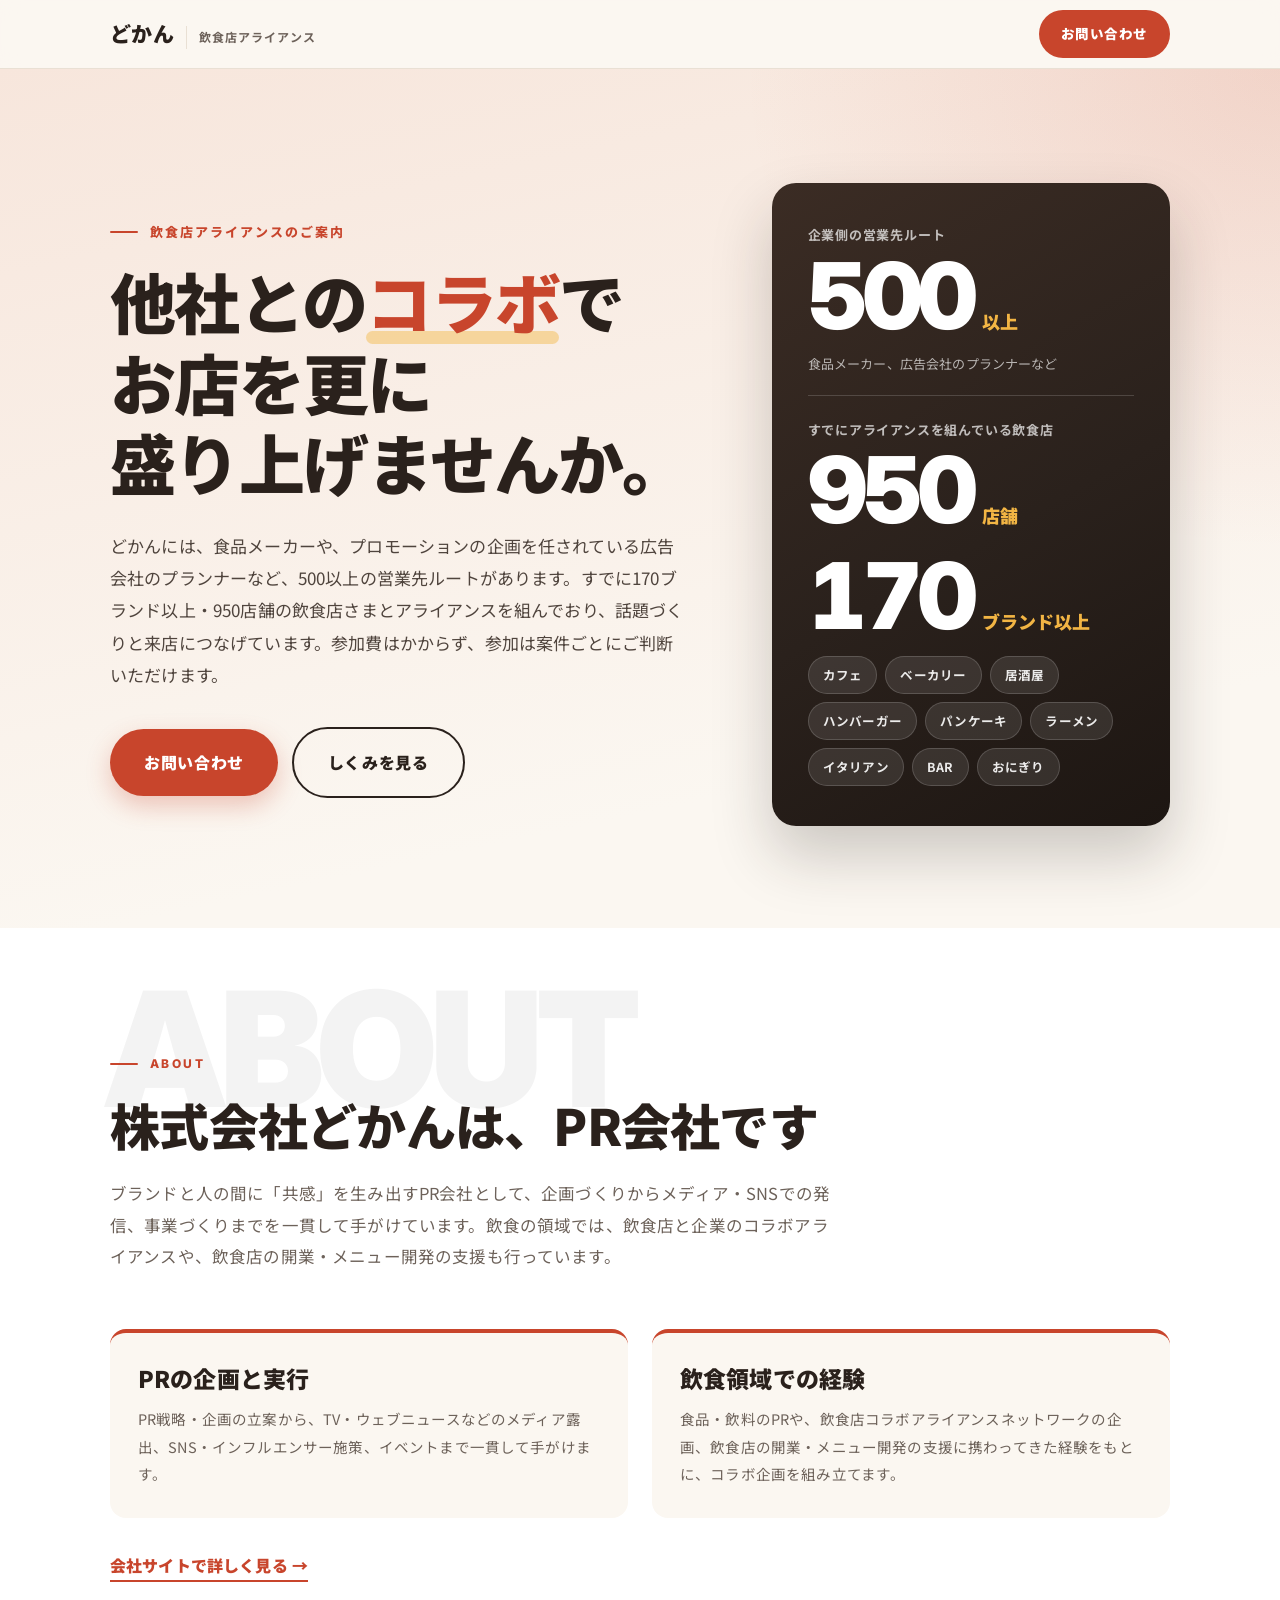
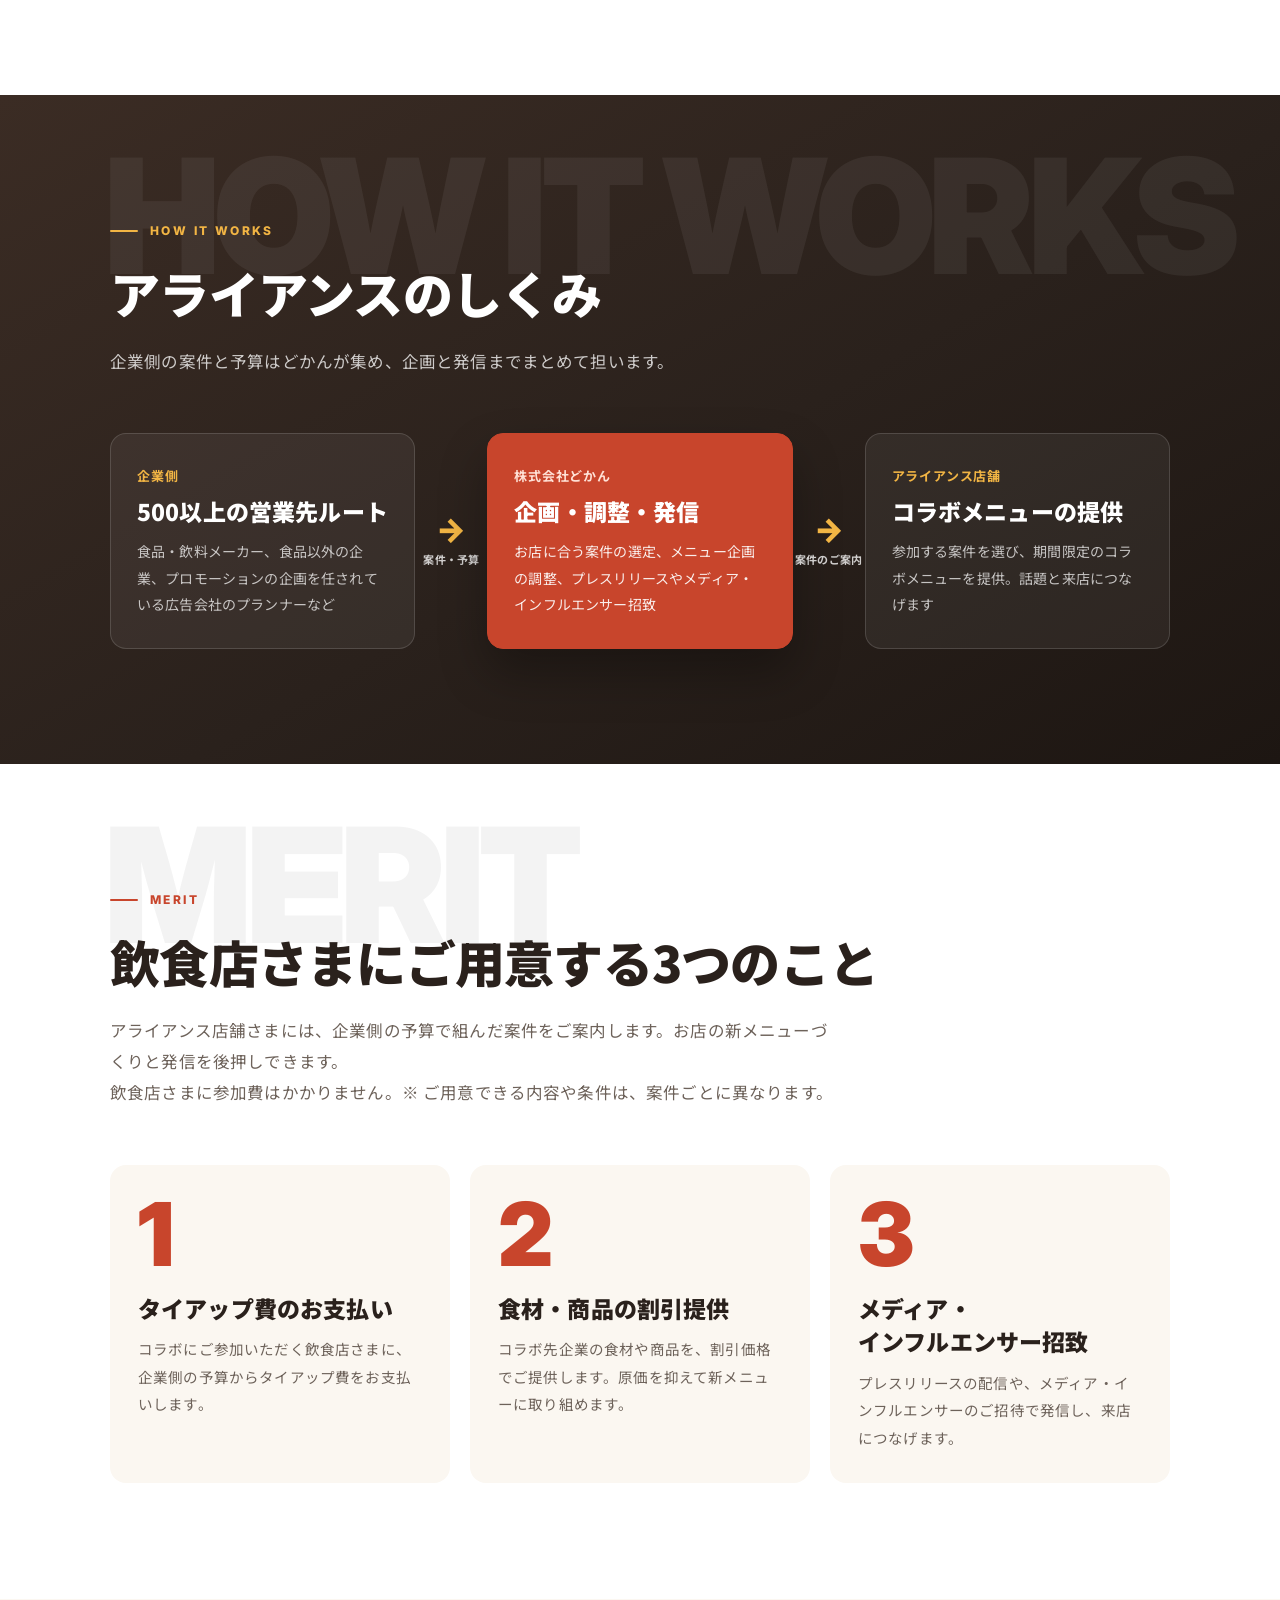
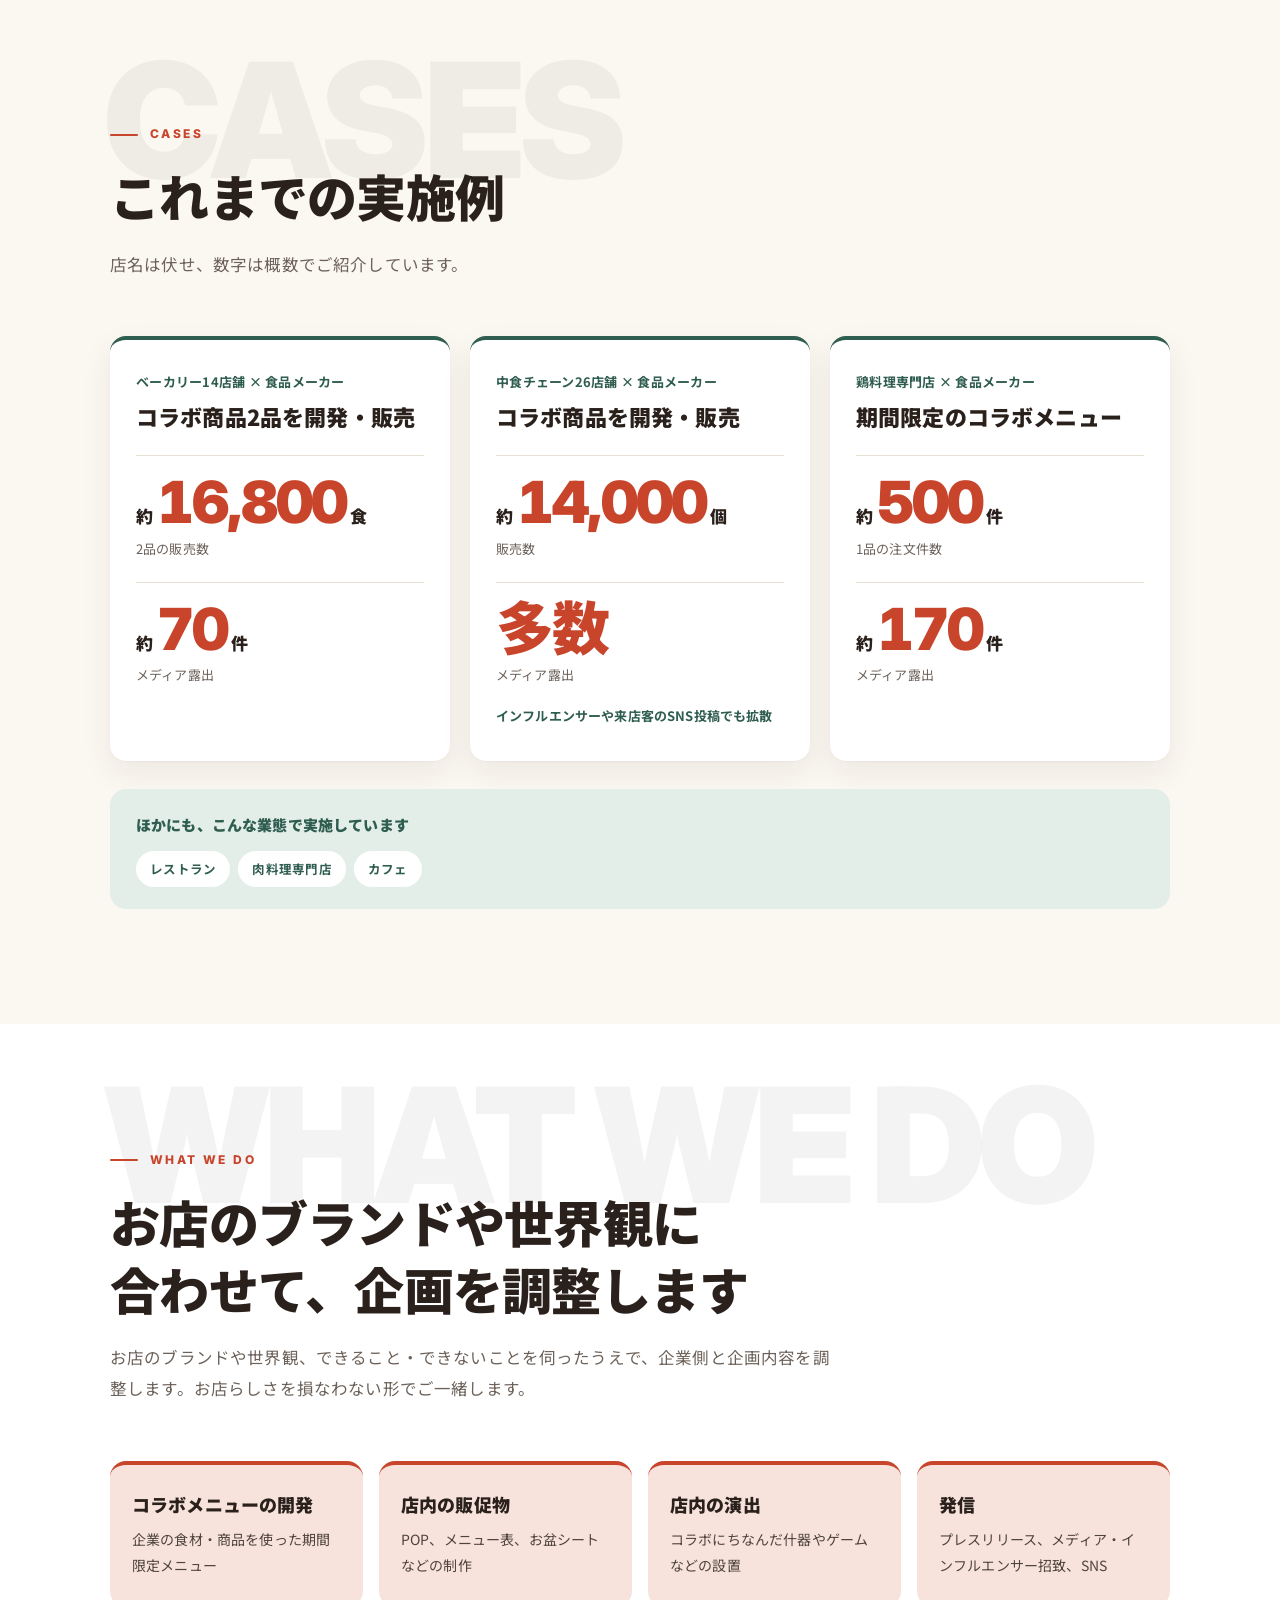
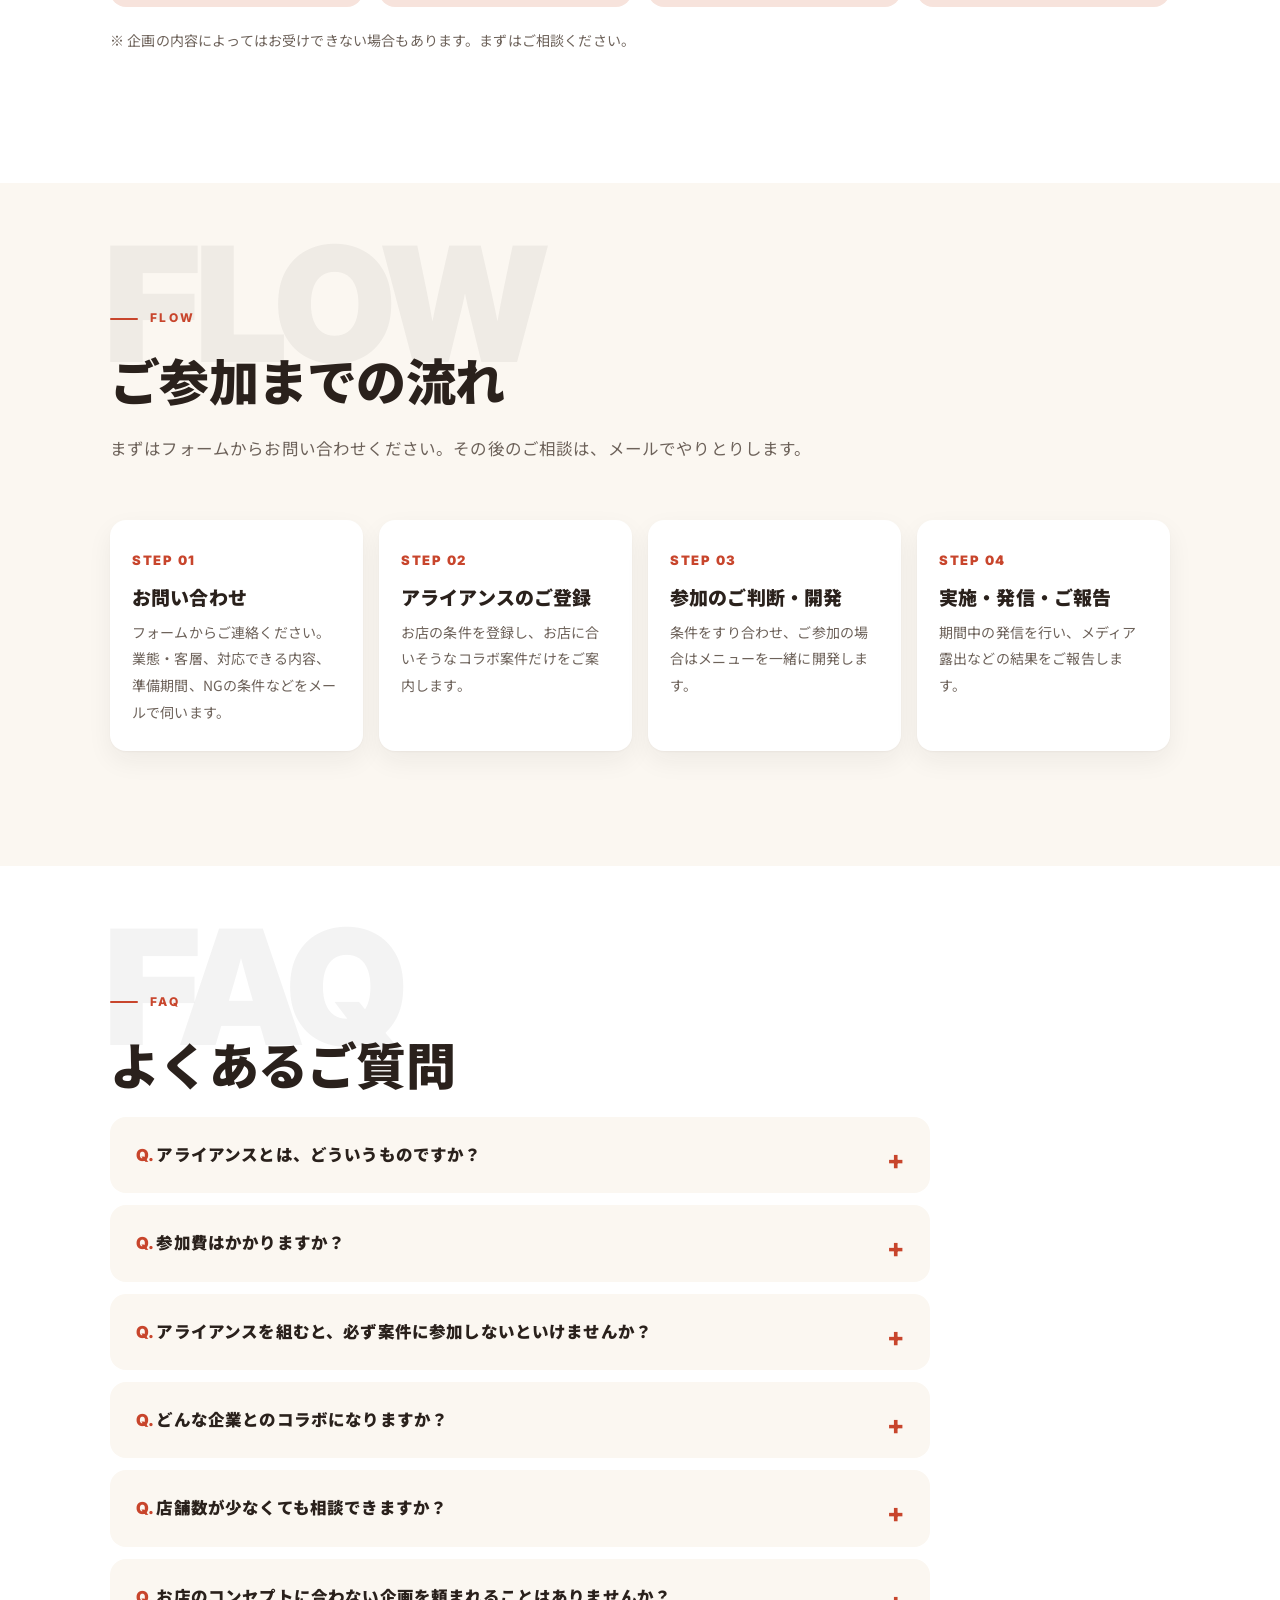
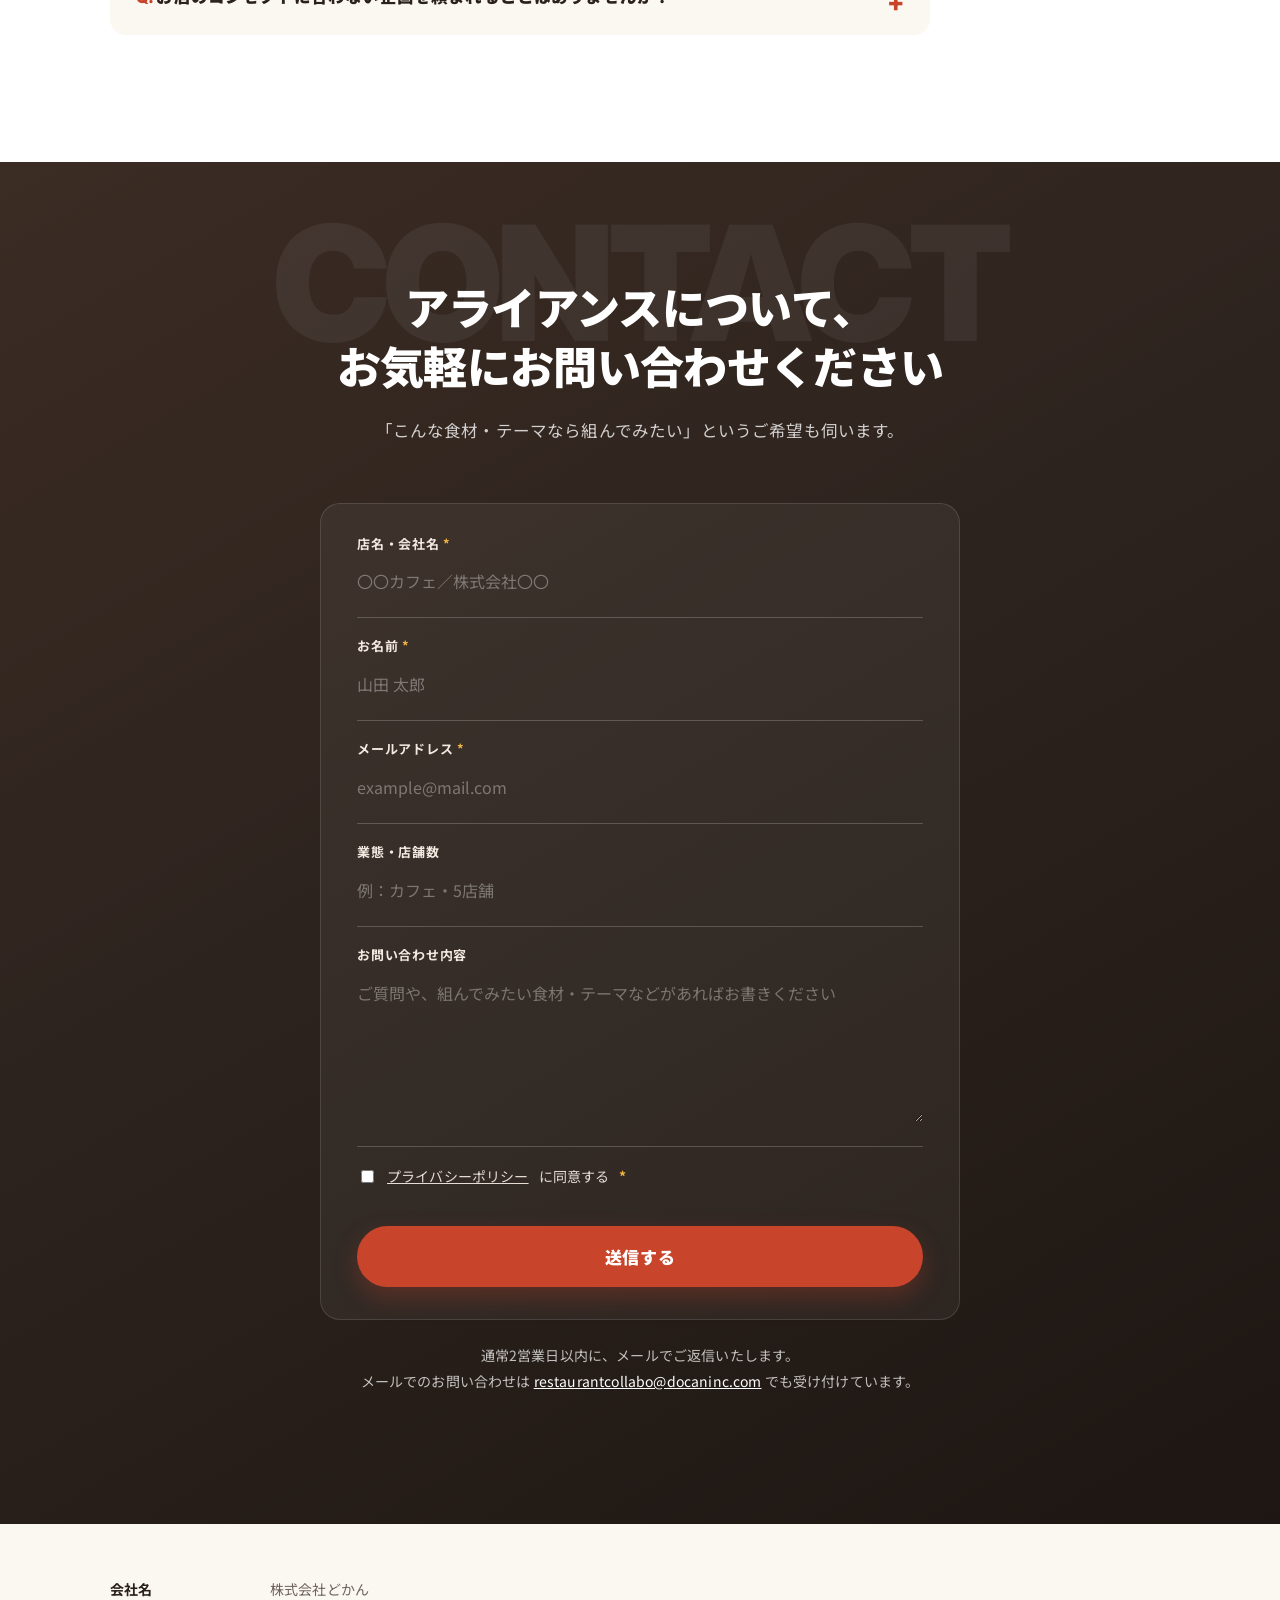
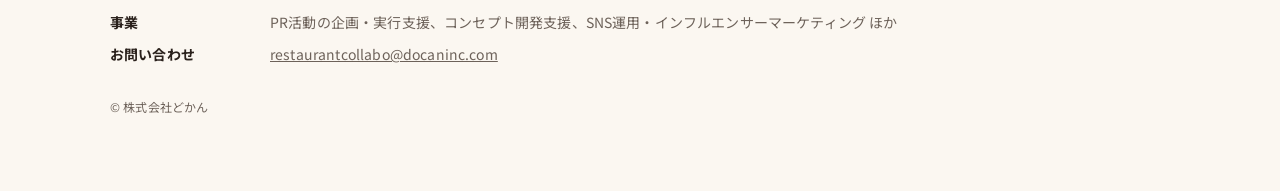
<file: collabo/index.html>
<!doctype html>
<html lang="ja">
<head>
<meta charset="utf-8">
<meta name="viewport" content="width=device-width, initial-scale=1">
<title>飲食店アライアンスのご案内｜株式会社どかん</title>
<meta name="robots" content="noindex, nofollow, noarchive">
<meta name="description" content="株式会社どかんの飲食店アライアンスのご案内。食品メーカーや広告会社のプランナーなど500以上の営業先ルートから集めたコラボ案件を、アライアンス店舗さまにご案内します。">
<link rel="icon" href="/favicon.ico" sizes="any">
<link rel="icon" href="/favicon.png" type="image/png">
<link rel="apple-touch-icon" href="/apple-touch-icon.png">
<!-- Google tag (gtag.js)：本体サイトと同じ計測ID -->
<!-- 自分の閲覧の除外：?notrack=1 を一度開いたブラウザでは GA4・Clarity を動かさない（?notrack=0 で解除）。印はそのブラウザの localStorage にだけ残す -->
<script>
  (function () {
    var key = "docan_notrack", m = location.search.match(/[?&]notrack=([01])(&|$)/), off = false;
    try {
      if (m) { if (m[1] === "1") localStorage.setItem(key, "1"); else localStorage.removeItem(key); }
      off = localStorage.getItem(key) === "1";
    } catch (e) { off = !!(m && m[1] === "1"); }
    window.docanNoTrack = off;
    if (off) window["ga-disable-G-6XGNHTK50G"] = true;
    if (m) document.addEventListener("DOMContentLoaded", function () {
      var d = document.createElement("div");
      d.textContent = off ? "このブラウザの閲覧は計測（GA4・Clarity）から除外されています" : "このブラウザの閲覧を計測に戻しました";
      d.style.cssText = "position:fixed;left:50%;bottom:24px;transform:translateX(-50%);z-index:99999;background:#111;color:#fff;padding:12px 18px;border-radius:8px;font-size:14px;line-height:1.5;max-width:calc(100% - 32px);box-shadow:0 4px 16px rgba(0,0,0,.25)";
      document.body.appendChild(d);
      setTimeout(function () { d.remove(); }, 6000);
    });
  })();
</script>
<script async src="https://www.googletagmanager.com/gtag/js?id=G-6XGNHTK50G"></script>
<script>
  window.dataLayer = window.dataLayer || [];
  function gtag(){dataLayer.push(arguments);}
  gtag('js', new Date());
  gtag('config', 'G-6XGNHTK50G');
</script>
<link rel="preconnect" href="https://fonts.googleapis.com">
<link rel="preconnect" href="https://fonts.gstatic.com" crossorigin>
<link href="https://fonts.googleapis.com/css2?family=Noto+Sans+JP:wght@400;500;700;900&family=Inter:wght@800;900&display=swap" rel="stylesheet">
<style>
  /* デザインの考え方（PRエンジニアリングLPの強弱の付け方を参考）
     1. 見出しは極太（900）で大きく、本文は細いまま
     2. セクション名の英字を、背景に大きく薄く敷く
     3. 節目のセクション（しくみ・お問い合わせ）を濃い面にして白抜き
     4. 数字を主役サイズまで大きく
     色はこのページの温かい配色（テラコッタ×深緑×生成り）を引き継ぐ */
  :root {
    --bg: #fbf7f1;
    --bg-2: #f4ece1;
    --surface: #ffffff;
    --ink: #2a211c;
    --body: #4f443d;
    --muted: #6d625a;
    --line: #e9e0d4;
    --accent: #c8452c;
    --accent-strong: #a8361f;
    --accent-ink: #ffffff;
    --accent-soft: #f7e3dc;
    --sub: #2f5d50;
    --sub-soft: #e3eee9;
    --deep: #2a211c;
    --deep-2: #3b2c24;
    --deep-3: #1d1612;
    --gold: #f2b544;
    --ghost-ink: rgba(42, 33, 28, 0.055);
    --radius: 16px;
    --max: 1140px;
    --f-impact: "Noto Sans JP", "Hiragino Sans", "Yu Gothic", sans-serif;
    --f-en: "Inter", "Noto Sans JP", sans-serif;
  }
  * { box-sizing: border-box; }
  html { scroll-behavior: smooth; scroll-padding-top: 76px; }
  body {
    margin: 0;
    background: var(--bg);
    color: var(--body);
    font-family: "Noto Sans JP", "Hiragino Sans", "Yu Gothic", sans-serif;
    font-weight: 400;
    line-height: 1.9;
    font-size: 16px;
    letter-spacing: 0.01em;
    -webkit-font-smoothing: antialiased;
  }
  a { color: inherit; }
  h1, h2, h3 { color: var(--ink); word-break: auto-phrase; overflow-wrap: anywhere; }
  .wrap { max-width: var(--max); margin: 0 auto; padding: 0 clamp(16px, 4vw, 40px); }
  section { padding: clamp(72px, 9vw, 120px) 0; position: relative; overflow: hidden; }
  section > .wrap { position: relative; }
  h2 {
    font-family: var(--f-impact);
    font-size: clamp(28px, 4.6vw, 50px);
    line-height: 1.34;
    margin: 0 0 20px;
    font-weight: 900;
    letter-spacing: -0.015em;
    position: relative;
  }
  .lead { color: var(--muted); margin: 0 0 clamp(36px, 4.6vw, 56px); max-width: 44em; font-size: clamp(15px, 1.35vw, 16.5px); position: relative; }
  .eyebrow {
    display: inline-flex; align-items: center; gap: 12px;
    font-family: var(--f-en);
    font-size: 12px;
    font-weight: 800;
    color: var(--accent);
    letter-spacing: 0.2em;
    margin-bottom: 16px;
    position: relative;
  }
  .eyebrow::before { content: ""; width: 28px; height: 2px; background: currentColor; border-radius: 2px; }

  /* セクション名の巨大ゴースト文字（装飾。読み上げ対象のテキストは増やさない） */
  section > .wrap::before {
    content: var(--ghost, none);
    position: absolute; left: clamp(6px, 3.6vw, 34px); top: 0;
    transform: translateY(-46%);
    font-family: var(--f-en); font-weight: 900;
    font-size: clamp(60px, 12.5vw, 168px); line-height: 1; letter-spacing: -0.04em;
    color: var(--ghost-ink); white-space: nowrap; pointer-events: none;
  }
  #about  { --ghost: "ABOUT"; }
  #how    { --ghost: "HOW IT WORKS"; }
  #merit  { --ghost: "MERIT"; }
  #cases  { --ghost: "CASES"; }
  .cando  { --ghost: "WHAT WE DO"; }
  #flow   { --ghost: "FLOW"; }
  #faq    { --ghost: "FAQ"; }
  #contact{ --ghost: "CONTACT"; }

  /* header */
  header.top {
    position: sticky; top: 0; z-index: 10;
    background: rgba(251, 247, 241, 0.9);
    backdrop-filter: blur(10px);
    box-shadow: 0 1px 0 var(--line);
  }
  header.top .wrap { display: flex; align-items: center; justify-content: space-between; height: 68px; }
  .logo { font-family: var(--f-impact); font-weight: 900; font-size: 21px; letter-spacing: 0.02em; text-decoration: none; color: var(--ink); display: flex; align-items: baseline; }
  .logo small { font-weight: 700; font-size: 12px; color: var(--muted); margin-left: 12px; padding-left: 12px; border-left: 1px solid var(--line); letter-spacing: 0.08em; }
  .btn {
    display: inline-flex; align-items: center; justify-content: center; gap: 8px;
    background: var(--accent); color: var(--accent-ink);
    font-family: var(--f-impact); font-weight: 900; letter-spacing: 0.04em; text-decoration: none;
    padding: 18px 34px; border-radius: 999px;
    transition: transform .15s ease, box-shadow .15s ease, background .15s ease;
    box-shadow: 0 10px 24px rgba(200, 69, 44, 0.28);
  }
  .btn:hover { background: var(--accent-strong); transform: translateY(-1px); box-shadow: 0 14px 28px rgba(200, 69, 44, 0.32); }
  .btn.small { padding: 11px 22px; font-size: 13.5px; box-shadow: none; }
  .btn.ghost { background: transparent; color: var(--ink); border: 2px solid var(--ink); box-shadow: none; }
  .btn.ghost:hover { background: var(--ink); color: #fff; }

  /* hero */
  .hero {
    padding: clamp(64px, 9vw, 120px) 0 clamp(64px, 8vw, 104px);
    background:
      radial-gradient(60% 80% at 100% 0%, rgba(200, 69, 44, 0.14) 0%, rgba(200, 69, 44, 0) 70%),
      linear-gradient(168deg, #f7e6dc 0%, var(--bg) 78%);
  }
  .hero-grid { display: grid; grid-template-columns: minmax(0, 1.2fr) minmax(0, 0.8fr); gap: clamp(32px, 5vw, 64px); align-items: center; }
  .hero .eyebrow { font-family: var(--f-impact); font-size: 13px; letter-spacing: 0.16em; }
  .hero h1 {
    font-family: var(--f-impact);
    font-size: clamp(34px, 5.3vw, 66px);
    line-height: 1.22;
    margin: 0 0 28px;
    font-weight: 900;
    letter-spacing: -0.025em;
  }
  .nw { display: inline-block; }
  .hero h1 em { font-style: normal; color: var(--accent); position: relative; }
  .hero h1 em::after { content: ""; position: absolute; left: 0; right: 0; bottom: .06em; height: .2em; background: var(--gold); opacity: .45; border-radius: 999px; z-index: -1; }
  .hero h1 em { z-index: 0; }
  .hero p { font-size: clamp(15.5px, 1.4vw, 17px); color: var(--body); margin: 0 0 36px; max-width: 34em; }
  .hero-actions { display: flex; flex-wrap: wrap; gap: 14px; align-items: center; }
  .hero-note { font-size: 13px; color: var(--muted); }

  /* 規模の数字：濃い面に大きく */
  .stat-card {
    background: linear-gradient(150deg, var(--deep-2) 0%, var(--deep) 55%, var(--deep-3) 100%);
    color: rgba(255, 255, 255, 0.82);
    border-radius: 24px;
    padding: clamp(28px, 3.6vw, 40px) clamp(24px, 3.2vw, 36px);
    box-shadow: 0 30px 60px rgba(42, 33, 28, 0.22);
  }
  .stat-card .label { font-size: 13px; color: rgba(255, 255, 255, 0.7); font-weight: 700; letter-spacing: 0.06em; }
  .stat-row { display: flex; align-items: baseline; gap: 8px; margin: 2px 0 14px; }
  .stat-row b { font-family: var(--f-en); font-size: clamp(60px, 7.4vw, 92px); font-weight: 900; line-height: 1; letter-spacing: -0.04em; color: #fff; font-variant-numeric: tabular-nums; }
  .stat-row span { font-size: 18px; font-weight: 900; color: var(--gold); }
  .hero .stat-card .stat-note { margin: -4px 0 18px; font-size: 13px; color: rgba(255, 255, 255, 0.66); max-width: none; }
  .stat-row b.second { margin-left: 14px; }
  .stat-card hr { border: 0; border-top: 1px solid rgba(255, 255, 255, 0.16); margin: 8px 0 22px; }
  .stat-card .tags { margin-top: 10px; }
  .stat-card .tag { background: rgba(255, 255, 255, 0.1); color: rgba(255, 255, 255, 0.9); border: 1px solid rgba(255, 255, 255, 0.16); }
  .tags { display: flex; flex-wrap: wrap; gap: 8px; }
  .tag {
    font-size: 12.5px; font-weight: 700; letter-spacing: 0.02em;
    background: var(--sub-soft); color: var(--sub);
    padding: 6px 14px; border-radius: 999px;
  }

  /* about */
  .about { background: var(--surface); }
  .about-grid { display: grid; grid-template-columns: repeat(2, 1fr); gap: 24px; position: relative; }
  .about-item { background: var(--bg); border-radius: var(--radius); padding: 28px 28px 30px; border-top: 4px solid var(--accent); }
  .about-item h3 { margin: 0 0 10px; font-family: var(--f-impact); font-weight: 900; font-size: clamp(19px, 1.9vw, 23px); line-height: 1.5; }
  .about-item p { margin: 0; font-size: 14.5px; color: var(--muted); }
  .about-link { margin: 32px 0 0; font-weight: 900; position: relative; }
  .about-link a { color: var(--accent); text-decoration: none; border-bottom: 2px solid currentColor; padding-bottom: 3px; }

  /* how：いちばん伝えたい「しくみ」を濃い面に */
  .how {
    background: linear-gradient(150deg, var(--deep-2) 0%, var(--deep) 55%, var(--deep-3) 100%);
    color: rgba(255, 255, 255, 0.8);
    --ghost-ink: rgba(255, 255, 255, 0.06);
  }
  .how h2 { color: #fff; }
  .how .lead { color: rgba(255, 255, 255, 0.76); }
  .how .eyebrow { color: var(--gold); }
  .how-grid { display: grid; grid-template-columns: 1fr 72px 1fr 72px 1fr; align-items: stretch; position: relative; }
  .node { background: rgba(255, 255, 255, 0.06); border: 1px solid rgba(255, 255, 255, 0.14); border-radius: var(--radius); padding: 30px 26px; }
  .node.center { background: var(--accent); border-color: var(--accent); box-shadow: 0 24px 48px rgba(0, 0, 0, 0.3); }
  .node.center p { color: rgba(255, 255, 255, 0.9); }
  .node.center .node-kind { color: #ffe1d6; }
  .node-kind { font-size: 13px; font-weight: 700; color: var(--gold); letter-spacing: 0.06em; }
  .node h3 { margin: 6px 0 10px; font-family: var(--f-impact); font-weight: 900; font-size: clamp(19px, 1.9vw, 23px); line-height: 1.45; color: #fff; }
  .node p { margin: 0; font-size: 14px; color: rgba(255, 255, 255, 0.72); }
  .arrow { display: flex; flex-direction: column; align-items: center; justify-content: center; gap: 6px; color: var(--gold); }
  .arrow::before { content: "→"; font-family: var(--f-en); font-size: 32px; font-weight: 900; line-height: 1; }
  .arrow span { font-size: 11px; font-weight: 700; text-align: center; line-height: 1.4; color: rgba(255, 255, 255, 0.78); }

  /* merits：番号を大きな数字に */
  .merits { background: var(--surface); }
  .grid-3 { display: grid; grid-template-columns: repeat(3, 1fr); gap: 20px; position: relative; }
  .merit { border-radius: var(--radius); padding: 30px 28px 32px; background: var(--bg); position: relative; overflow: hidden; }
  .merit .num {
    font-family: var(--f-en); font-weight: 900; font-size: clamp(64px, 7vw, 88px); line-height: .9; letter-spacing: -0.05em;
    color: var(--accent); margin-bottom: 18px;
  }
  .merit h3 { margin: 0 0 10px; font-family: var(--f-impact); font-weight: 900; font-size: clamp(19px, 1.9vw, 23px); line-height: 1.45; }
  .merit p { margin: 0; color: var(--muted); font-size: 14.5px; }

  /* cases：数字を主役サイズに */
  #cases { background: var(--bg); }
  .cases-grid { display: grid; grid-template-columns: repeat(3, 1fr); gap: 20px; margin-bottom: 28px; position: relative; }
  .case {
    background: var(--surface); border-radius: var(--radius);
    padding: 30px 26px 32px; box-shadow: 0 1px 2px rgba(42,33,28,.04), 0 12px 32px rgba(42,33,28,.07);
    border-top: 4px solid var(--sub);
  }
  .case .kind { font-size: 13px; font-weight: 700; color: var(--sub); letter-spacing: 0.02em; }
  .case h3 { margin: 6px 0 22px; font-family: var(--f-impact); font-weight: 900; font-size: clamp(19px, 1.8vw, 22px); line-height: 1.45; }
  .figs { display: grid; gap: 20px; }
  .fig { border-top: 1px solid var(--line); padding-top: 16px; }
  .fig b { display: block; font-family: var(--f-en); font-size: clamp(42px, 4.6vw, 58px); font-weight: 900; letter-spacing: -0.035em; color: var(--accent); line-height: 1.05; font-variant-numeric: tabular-nums; }
  .fig b small { font-family: var(--f-impact); font-size: 17px; font-weight: 900; color: var(--ink); margin-left: 4px; letter-spacing: 0; }
  .fig b small.approx { margin: 0 4px 0 0; }
  .fig span { display: block; margin-top: 4px; font-size: 13px; color: var(--muted); }
  .case-note { margin: 16px 0 0; font-size: 13px; font-weight: 700; color: var(--sub); }
  .case-types { background: var(--sub-soft); border-radius: var(--radius); padding: 22px 26px; position: relative; }
  .case-types p { margin: 0 0 12px; font-weight: 900; color: var(--sub); font-size: 15px; }
  .case-types .tag { background: var(--surface); }

  /* can do */
  .cando { background: var(--surface); }
  .grid-4 { display: grid; grid-template-columns: repeat(4, 1fr); gap: 16px; position: relative; }
  .cando-item { border-radius: var(--radius); padding: 26px 22px 28px; background: var(--accent-soft); border-top: 4px solid var(--accent); }
  .cando-item h3 { margin: 0 0 8px; font-family: var(--f-impact); font-weight: 900; font-size: 18px; line-height: 1.5; }
  .cando-item p { margin: 0; font-size: 14px; color: var(--body); }
  .cando-note { margin-top: 20px; font-size: 14px; color: var(--muted); position: relative; }

  /* flow：STEPを大きく */
  #flow { background: var(--bg); }
  .flow { list-style: none; margin: 0; padding: 0; display: grid; grid-template-columns: repeat(4, 1fr); gap: 16px; counter-reset: step; position: relative; }
  .flow li {
    position: relative; background: var(--surface);
    border-radius: var(--radius); padding: 28px 22px 26px;
    box-shadow: 0 1px 2px rgba(42,33,28,.04), 0 10px 26px rgba(42,33,28,.06);
  }
  .flow li::before {
    counter-increment: step; content: "STEP " counter(step, decimal-leading-zero);
    display: block; font-family: var(--f-en); font-size: 13px; font-weight: 900; letter-spacing: 0.12em; color: var(--accent); margin-bottom: 10px;
  }
  .flow h3 { margin: 0 0 8px; font-family: var(--f-impact); font-weight: 900; font-size: 19px; line-height: 1.45; }
  .flow p { margin: 0; font-size: 14px; color: var(--muted); }

  /* faq */
  #faq { background: var(--surface); }
  .faq { max-width: 820px; position: relative; }
  details {
    background: var(--bg); border-radius: var(--radius);
    padding: 22px 26px; margin-bottom: 12px;
  }
  summary { cursor: pointer; font-weight: 900; font-size: 16.5px; color: var(--ink); list-style: none; position: relative; padding-right: 32px; }
  summary::-webkit-details-marker { display: none; }
  summary::before { content: "Q. "; font-family: var(--f-en); font-weight: 900; color: var(--accent); }
  summary::after { content: "+"; position: absolute; right: 0; top: -4px; font-family: var(--f-en); font-size: 26px; font-weight: 800; color: var(--accent); }
  details[open] summary::after { content: "−"; }
  details p { margin: 14px 0 0; color: var(--muted); font-size: 15px; }

  /* cta（お問い合わせ）：濃い面 */
  .cta {
    background: linear-gradient(150deg, var(--deep-2) 0%, var(--deep) 55%, var(--deep-3) 100%);
    color: #fff; text-align: center;
    --ghost-ink: rgba(255, 255, 255, 0.06);
  }
  .cta > .wrap::before { left: 50%; transform: translate(-50%, -46%); }
  .cta h2 { color: #fff; font-size: clamp(26px, 4vw, 44px); }
  .cta .lead { color: rgba(255, 255, 255, 0.78); margin-left: auto; margin-right: auto; }
  .cta .btn { font-size: 17px; padding: 18px 36px; }
  .cta-sub { margin-top: 22px; font-size: 14px; color: rgba(255, 255, 255, 0.72); position: relative; }
  .cta-sub a { color: #fff; }

  .lp-form { max-width: 640px; margin: 8px auto 0; text-align: left; position: relative; background: rgba(255, 255, 255, 0.05); border: 1px solid rgba(255, 255, 255, 0.12); border-radius: 20px; padding: 12px clamp(20px, 3.4vw, 36px) 32px; }
  .lp-form label { display: block; padding: 16px 0; border-bottom: 1px solid rgba(255,255,255,.2); }
  .lp-form label > span { display: block; margin-bottom: 6px; font-size: 13px; font-weight: 700; letter-spacing: .06em; color: #f3e9e0; }
  .lp-form b { color: var(--gold); }
  .lp-form input[type=text], .lp-form input[type=email], .lp-form textarea {
    width: 100%; padding: 6px 0; border: 0; outline: 0; background: transparent; color: #fff; font: inherit; font-size: 16px; line-height: 1.7; resize: vertical;
  }
  .lp-form input::placeholder, .lp-form textarea::placeholder { color: rgba(255,255,255,.35); }
  .lp-form label:focus-within { border-color: var(--gold); }
  .lp-form .consent { display: flex; align-items: center; gap: 10px; border-bottom: 0; font-size: 14px; color: #e6ddd4; }
  .lp-form .consent input { width: auto; accent-color: var(--accent); }
  .lp-form .consent a { text-decoration: underline; }
  .lp-form .btn { display: flex; width: 100%; margin-top: 20px; border: 0; cursor: pointer; font-size: 17px; }

  /* company */
  footer { padding: 52px 0 60px; font-size: 14px; color: var(--muted); background: var(--bg); }
  .company { display: grid; grid-template-columns: 140px 1fr; gap: 6px 20px; margin: 0; }
  .company dt { font-weight: 700; color: var(--ink); }
  .company dd { margin: 0; }
  .copy { margin-top: 28px; font-size: 12px; }

  :focus-visible { outline: 2px solid var(--accent); outline-offset: 3px; border-radius: 4px; }

  @media (max-width: 860px) {
    .hero-grid, .grid-3, .cases-grid { grid-template-columns: 1fr; }
    .how-grid, .about-grid { grid-template-columns: 1fr; }
    .arrow { flex-direction: row; padding: 12px 0; }
    .arrow::before { content: "↓"; }
    .grid-4, .flow { grid-template-columns: repeat(2, 1fr); }
    .logo small { display: none; }
    section > .wrap::before { transform: translateY(-38%); }
    .figs { grid-template-columns: repeat(2, minmax(0, 1fr)); }
  }
  @media (max-width: 520px) {
    body { font-size: 15px; }
    .grid-4, .flow { grid-template-columns: 1fr; }
    .figs { grid-template-columns: 1fr; }
    section > .wrap::before { font-size: clamp(44px, 15vw, 72px); }
    .company { grid-template-columns: 1fr; }
    .company dt { margin-top: 8px; }
    .hero-actions .btn { width: 100%; }
    header.top .btn.small { padding: 9px 16px; }
  }
</style>
<!-- Microsoft Clarity（ヒートマップ・セッション録画）。ローカル確認を計測に混ぜないよう docaninc.com 上でだけ読み込む -->
<script>
  if (/(^|\.)docaninc\.com$/.test(location.hostname) && !window.docanNoTrack) {
    (function(c,l,a,r,i,t,y){
      c[a]=c[a]||function(){(c[a].q=c[a].q||[]).push(arguments)};
      t=l.createElement(r);t.async=1;t.src="https://www.clarity.ms/tag/"+i;
      y=l.getElementsByTagName(r)[0];y.parentNode.insertBefore(t,y);
    })(window, document, "clarity", "script", "z22ms6tdtg");
  }
</script>
</head>
<body>

<header class="top">
  <div class="wrap">
    <a class="logo" href="/">どかん<small>飲食店アライアンス</small></a>
    <a class="btn small" href="#contact">お問い合わせ</a>
  </div>
</header>

<main>
  <section class="hero">
    <div class="wrap hero-grid">
      <div>
        <span class="eyebrow">飲食店アライアンスのご案内</span>
        <h1><span class="nw">他社との<em>コラボ</em>で</span><span class="nw">お店を更に</span><span class="nw">盛り上げませんか。</span></h1>
        <p>どかんには、食品メーカーや、プロモーションの企画を任されている広告会社のプランナーなど、500以上の営業先ルートがあります。すでに170ブランド以上・950店舗の飲食店さまとアライアンスを組んでおり、話題づくりと来店につなげています。参加費はかからず、参加は案件ごとにご判断いただけます。</p>
        <div class="hero-actions">
          <a class="btn" href="#contact">お問い合わせ</a>
          <a class="btn ghost" href="#how">しくみを見る</a>
        </div>
      </div>
      <div class="stat-card" aria-label="どかんの規模">
        <div class="label">企業側の営業先ルート</div>
        <div class="stat-row"><b>500</b><span>以上</span></div>
        <p class="stat-note">食品メーカー、広告会社のプランナーなど</p>
        <hr>
        <div class="label">すでにアライアンスを組んでいる飲食店</div>
        <div class="stat-row"><b>950</b><span>店舗</span></div>
        <div class="stat-row"><b>170</b><span>ブランド以上</span></div>
        <div class="tags">
          <span class="tag">カフェ</span><span class="tag">ベーカリー</span><span class="tag">居酒屋</span>
          <span class="tag">ハンバーガー</span><span class="tag">パンケーキ</span><span class="tag">ラーメン</span>
          <span class="tag">イタリアン</span><span class="tag">BAR</span><span class="tag">おにぎり</span>
        </div>
      </div>
    </div>
  </section>

  <section class="about" id="about">
    <div class="wrap">
      <span class="eyebrow">ABOUT</span>
      <h2>株式会社どかんは、<span class="nw">PR会社です</span></h2>
      <p class="lead">ブランドと人の間に「共感」を生み出すPR会社として、企画づくりからメディア・SNSでの発信、事業づくりまでを一貫して手がけています。飲食の領域では、飲食店と企業のコラボアライアンスや、飲食店の開業・メニュー開発の支援も行っています。</p>
      <div class="about-grid">
        <div class="about-item">
          <h3>PRの企画と実行</h3>
          <p>PR戦略・企画の立案から、TV・ウェブニュースなどのメディア露出、SNS・インフルエンサー施策、イベントまで一貫して手がけます。</p>
        </div>
        <div class="about-item">
          <h3>飲食領域での経験</h3>
          <p>食品・飲料のPRや、飲食店コラボアライアンスネットワークの企画、飲食店の開業・メニュー開発の支援に携わってきた経験をもとに、コラボ企画を組み立てます。</p>
        </div>
      </div>
      <p class="about-link"><a href="/" target="_blank" rel="noopener">会社サイトで詳しく見る →</a></p>
    </div>
  </section>

  <section class="how" id="how">
    <div class="wrap">
      <span class="eyebrow">HOW IT WORKS</span>
      <h2>アライアンスの<span class="nw">しくみ</span></h2>
      <p class="lead">企業側の案件と予算はどかんが集め、企画と発信までまとめて担います。</p>
      <div class="how-grid">
        <div class="node">
          <div class="node-kind">企業側</div>
          <h3>500以上の営業先ルート</h3>
          <p>食品・飲料メーカー、食品以外の企業、プロモーションの企画を任されている広告会社のプランナーなど</p>
        </div>
        <div class="arrow" aria-hidden="true"><span>案件・予算</span></div>
        <div class="node center">
          <div class="node-kind">株式会社どかん</div>
          <h3>企画・調整・発信</h3>
          <p>お店に合う案件の選定、メニュー企画の調整、プレスリリースやメディア・インフルエンサー招致</p>
        </div>
        <div class="arrow" aria-hidden="true"><span>案件のご案内</span></div>
        <div class="node">
          <div class="node-kind">アライアンス店舗</div>
          <h3>コラボメニューの提供</h3>
          <p>参加する案件を選び、期間限定のコラボメニューを提供。話題と来店につなげます</p>
        </div>
      </div>
    </div>
  </section>

  <section class="merits" id="merit">
    <div class="wrap">
      <span class="eyebrow">MERIT</span>
      <h2>飲食店さまに<span class="nw">ご用意する3つのこと</span></h2>
      <p class="lead">アライアンス店舗さまには、企業側の予算で組んだ案件をご案内します。お店の新メニューづくりと発信を後押しできます。<br>飲食店さまに参加費はかかりません。※ ご用意できる内容や条件は、案件ごとに異なります。</p>
      <div class="grid-3">
        <div class="merit">
          <div class="num">1</div>
          <h3>タイアップ費のお支払い</h3>
          <p>コラボにご参加いただく飲食店さまに、企業側の予算からタイアップ費をお支払いします。</p>
        </div>
        <div class="merit">
          <div class="num">2</div>
          <h3>食材・商品の割引提供</h3>
          <p>コラボ先企業の食材や商品を、割引価格でご提供します。原価を抑えて新メニューに取り組めます。</p>
        </div>
        <div class="merit">
          <div class="num">3</div>
          <h3>メディア・インフルエンサー招致</h3>
          <p>プレスリリースの配信や、メディア・インフルエンサーのご招待で発信し、来店につなげます。</p>
        </div>
      </div>
    </div>
  </section>

  <section id="cases">
    <div class="wrap">
      <span class="eyebrow">CASES</span>
      <h2>これまでの実施例</h2>
      <p class="lead">店名は伏せ、数字は概数でご紹介しています。</p>
      <div class="cases-grid">
        <div class="case">
          <div class="kind">ベーカリー14店舗 × 食品メーカー</div>
          <h3>コラボ商品2品を開発・販売</h3>
          <div class="figs">
            <div class="fig"><b><small class="approx">約</small>16,800<small>食</small></b><span>2品の販売数</span></div>
            <div class="fig"><b><small class="approx">約</small>70<small>件</small></b><span>メディア露出</span></div>
          </div>
        </div>
        <div class="case">
          <div class="kind">中食チェーン26店舗 × 食品メーカー</div>
          <h3>コラボ商品を開発・販売</h3>
          <div class="figs">
            <div class="fig"><b><small class="approx">約</small>14,000<small>個</small></b><span>販売数</span></div>
            <div class="fig"><b>多数</b><span>メディア露出</span></div>
          </div>
          <p class="case-note">インフルエンサーや来店客のSNS投稿でも拡散</p>
        </div>
        <div class="case">
          <div class="kind">鶏料理専門店 × 食品メーカー</div>
          <h3>期間限定のコラボメニュー</h3>
          <div class="figs">
            <div class="fig"><b><small class="approx">約</small>500<small>件</small></b><span>1品の注文件数</span></div>
            <div class="fig"><b><small class="approx">約</small>170<small>件</small></b><span>メディア露出</span></div>
          </div>
        </div>
      </div>
      <div class="case-types">
        <p>ほかにも、こんな業態で実施しています</p>
        <div class="tags">
          <span class="tag">レストラン</span>
          <span class="tag">肉料理専門店</span><span class="tag">カフェ</span>
        </div>
      </div>
    </div>
  </section>

  <section class="cando">
    <div class="wrap">
      <span class="eyebrow">WHAT WE DO</span>
      <h2>お店のブランドや世界観に<span class="nw">合わせて、企画を調整します</span></h2>
      <p class="lead">お店のブランドや世界観、できること・できないことを伺ったうえで、企業側と企画内容を調整します。お店らしさを損なわない形でご一緒します。</p>
      <div class="grid-4">
        <div class="cando-item"><h3>コラボメニューの開発</h3><p>企業の食材・商品を使った期間限定メニュー</p></div>
        <div class="cando-item"><h3>店内の販促物</h3><p>POP、メニュー表、お盆シートなどの制作</p></div>
        <div class="cando-item"><h3>店内の演出</h3><p>コラボにちなんだ什器やゲームなどの設置</p></div>
        <div class="cando-item"><h3>発信</h3><p>プレスリリース、メディア・インフルエンサー招致、SNS</p></div>
      </div>
      <p class="cando-note">※ 企画の内容によってはお受けできない場合もあります。まずはご相談ください。</p>
    </div>
  </section>

  <section id="flow">
    <div class="wrap">
      <span class="eyebrow">FLOW</span>
      <h2>ご参加までの流れ</h2>
      <p class="lead">まずはフォームからお問い合わせください。その後のご相談は、メールでやりとりします。</p>
      <ol class="flow">
        <li><h3>お問い合わせ</h3><p>フォームからご連絡ください。業態・客層、対応できる内容、準備期間、NGの条件などをメールで伺います。</p></li>
        <li><h3>アライアンスのご登録</h3><p>お店の条件を登録し、お店に合いそうなコラボ案件だけをご案内します。</p></li>
        <li><h3>参加のご判断・開発</h3><p>条件をすり合わせ、ご参加の場合はメニューを一緒に開発します。</p></li>
        <li><h3>実施・発信・ご報告</h3><p>期間中の発信を行い、メディア露出などの結果をご報告します。</p></li>
      </ol>
    </div>
  </section>

  <section id="faq">
    <div class="wrap">
      <span class="eyebrow">FAQ</span>
      <h2>よくあるご質問</h2>
      <div class="faq">
        <details>
          <summary>アライアンスとは、どういうものですか？</summary>
          <p>どかんが企業側から預かるコラボ案件を、条件に合うアライアンス店舗さまにご案内する提携です。最初のやりとりで、業態や対応できる内容、NGの条件を伺います。</p>
        </details>
        <details>
          <summary>参加費はかかりますか？</summary>
          <p>いいえ。飲食店さまに参加費はかかりません。</p>
        </details>
        <details>
          <summary>アライアンスを組むと、必ず案件に参加しないといけませんか？</summary>
          <p>いいえ。案件ごとに内容をご確認いただき、参加するかどうかをご判断いただけます。</p>
        </details>
        <details>
          <summary>どんな企業とのコラボになりますか？</summary>
          <p>食品・飲料メーカーのほか、食材の産地や、食品以外の企業とのコラボもあります。お店の業態や客層に合う案件をご案内します。</p>
        </details>
        <details>
          <summary>店舗数が少なくても相談できますか？</summary>
          <p>はい。チェーン店だけでなく、少ない店舗数の人気店さまにもご参加いただいています。まずはお気軽にご相談ください。</p>
        </details>
        <details>
          <summary>お店のコンセプトに合わない企画を頼まれることはありませんか？</summary>
          <p>最初のやりとりで、お店のブランドや世界観、対応できる内容、NGの条件を伺います。そのうえで、お店に合う案件だけをご案内し、企画も調整します。</p>
        </details>
      </div>
    </div>
  </section>

  <section class="cta" id="contact">
    <div class="wrap">
      <h2>アライアンスについて、<span class="nw">お気軽にお問い合わせください</span></h2>
      <p class="lead">「こんな食材・テーマなら組んでみたい」というご希望も伺います。</p>
      <form class="lp-form" action="https://formspree.io/f/xyezlnqn" method="POST">
        <input type="hidden" name="_subject" value="【飲食店アライアンス】お問い合わせ">
        <input type="hidden" name="inquiry_type" value="飲食店アライアンス（/collabo）">
        <label><span>店名・会社名 <b>*</b></span><input type="text" name="company" placeholder="〇〇カフェ／株式会社〇〇" required></label>
        <label><span>お名前 <b>*</b></span><input type="text" name="name" placeholder="山田 太郎" required></label>
        <label><span>メールアドレス <b>*</b></span><input type="email" name="email" placeholder="example@mail.com" required></label>
        <label><span>業態・店舗数</span><input type="text" name="business" placeholder="例：カフェ・5店舗"></label>
        <label><span>お問い合わせ内容</span><textarea name="message" rows="5" placeholder="ご質問や、組んでみたい食材・テーマなどがあればお書きください"></textarea></label>
        <label class="consent"><input type="checkbox" name="consent" required> <a href="/privacy.html" target="_blank" rel="noopener">プライバシーポリシー</a>に同意する <b>*</b></label>
        <button class="btn" type="submit">送信する</button>
      </form>
      <p class="cta-sub">通常2営業日以内に、メールでご返信いたします。<br>メールでのお問い合わせは <a href="mailto:restaurantcollabo@docaninc.com">restaurantcollabo@docaninc.com</a> でも受け付けています。</p>
    </div>
  </section>
</main>

<footer>
  <div class="wrap">
    <dl class="company">
      <dt>会社名</dt><dd>株式会社どかん</dd>
      <dt>事業</dt><dd>PR活動の企画・実行支援、コンセプト開発支援、SNS運用・インフルエンサーマーケティング ほか</dd>
      <dt>お問い合わせ</dt><dd><a href="mailto:restaurantcollabo@docaninc.com">restaurantcollabo@docaninc.com</a></dd>
    </dl>
    <p class="copy">© 株式会社どかん</p>
  </div>
</footer>


</body>
</html>
</file>
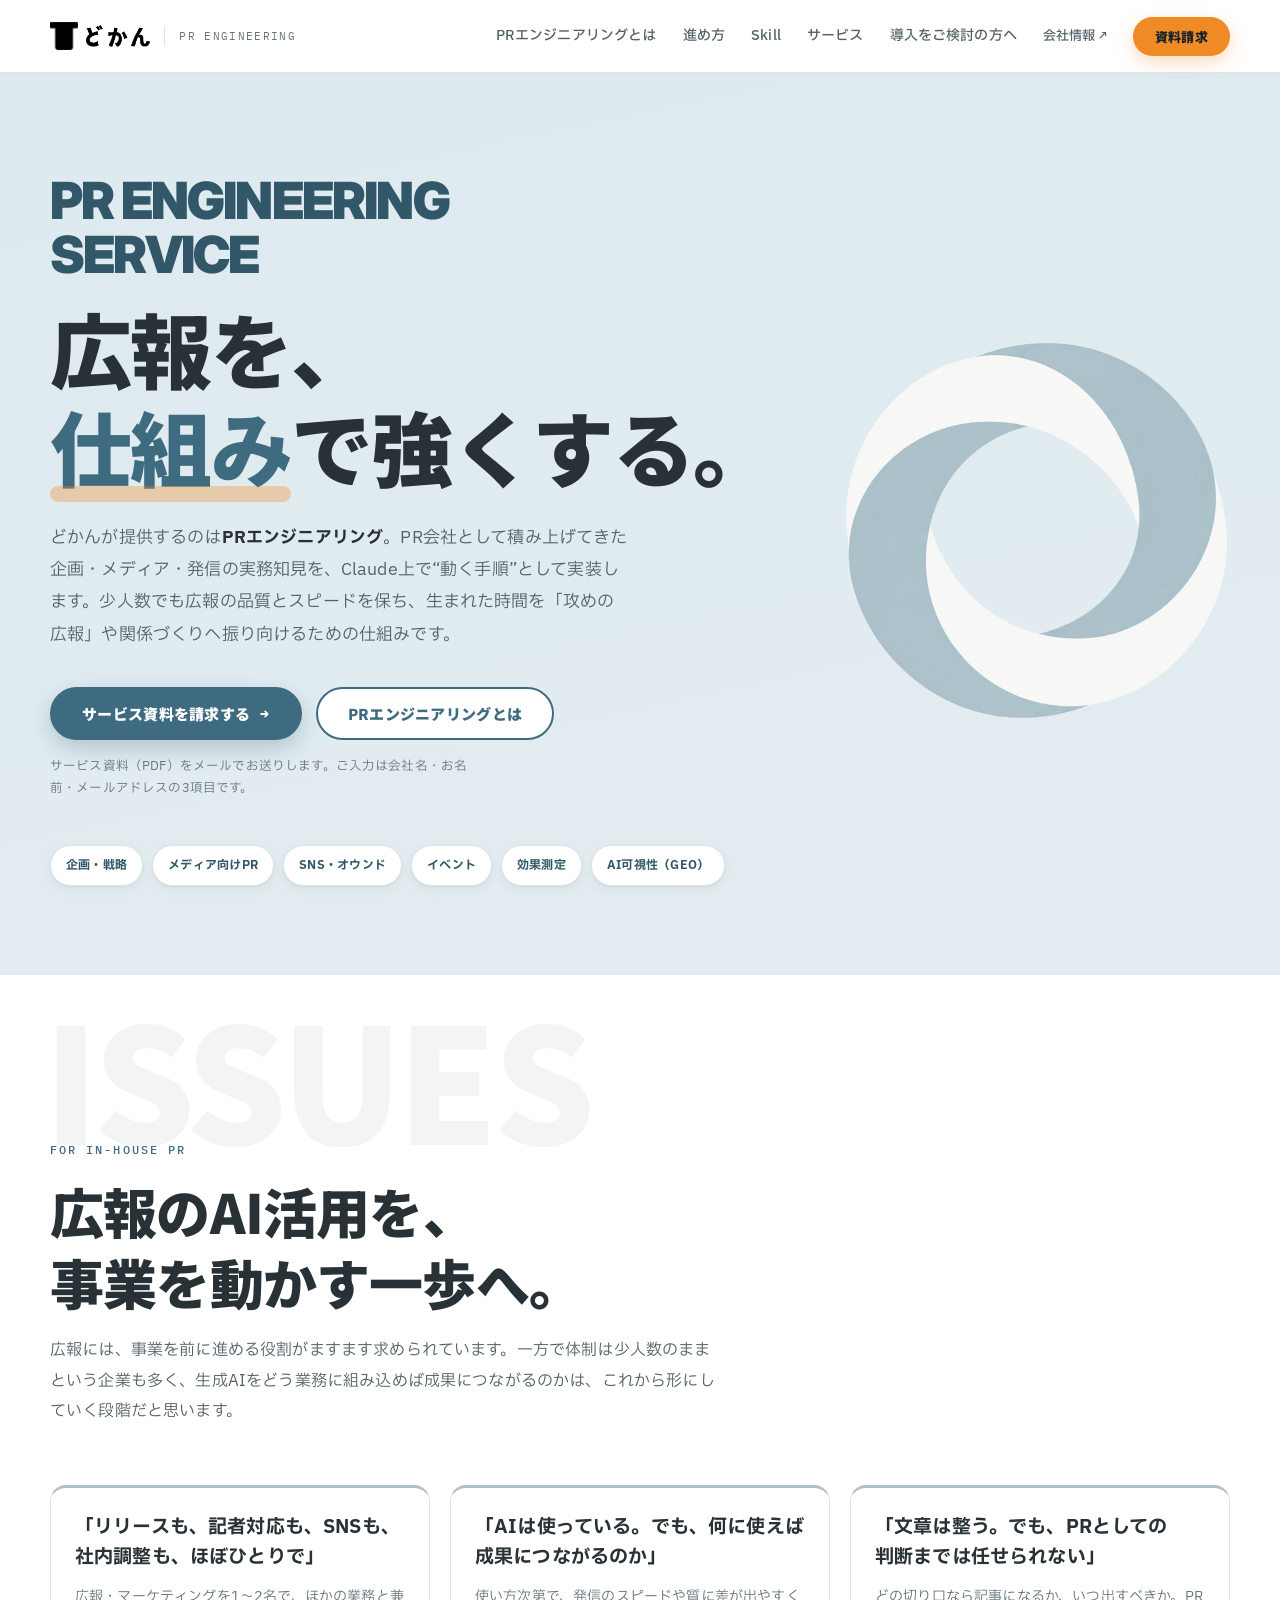
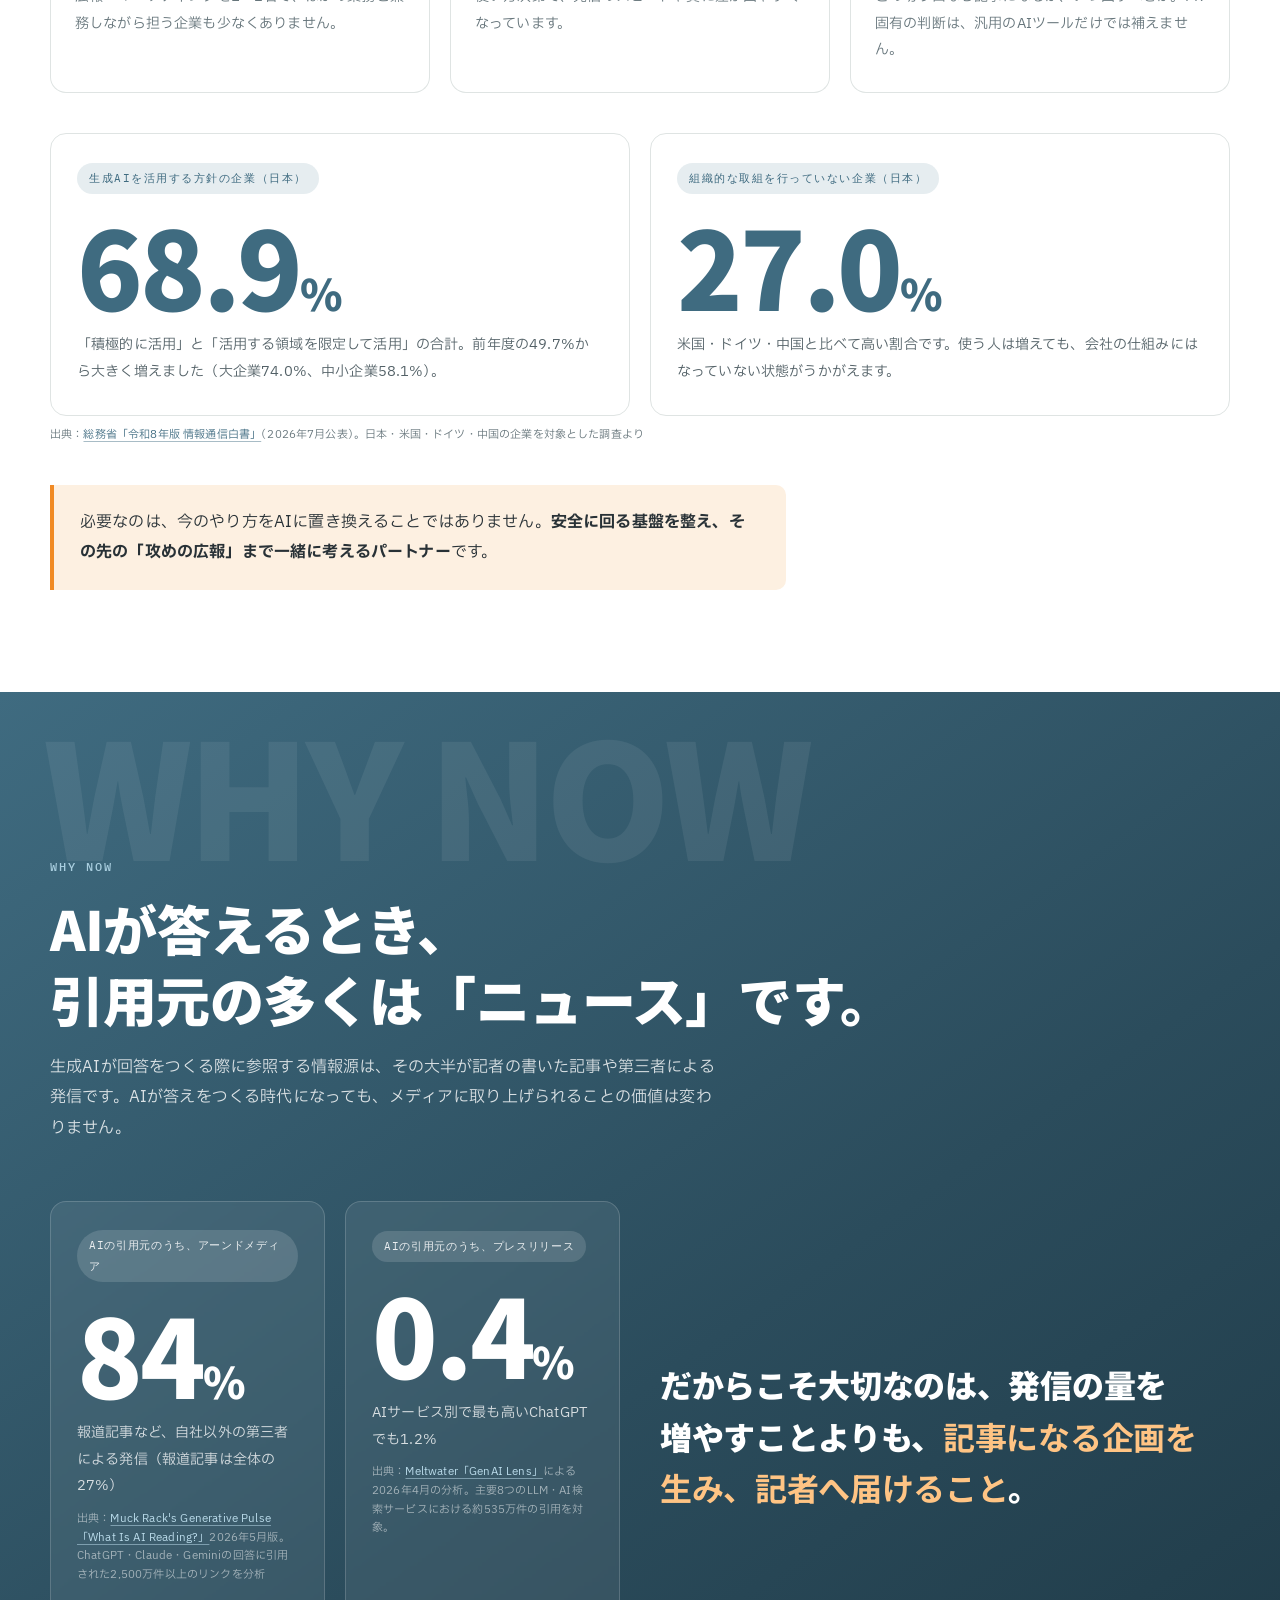
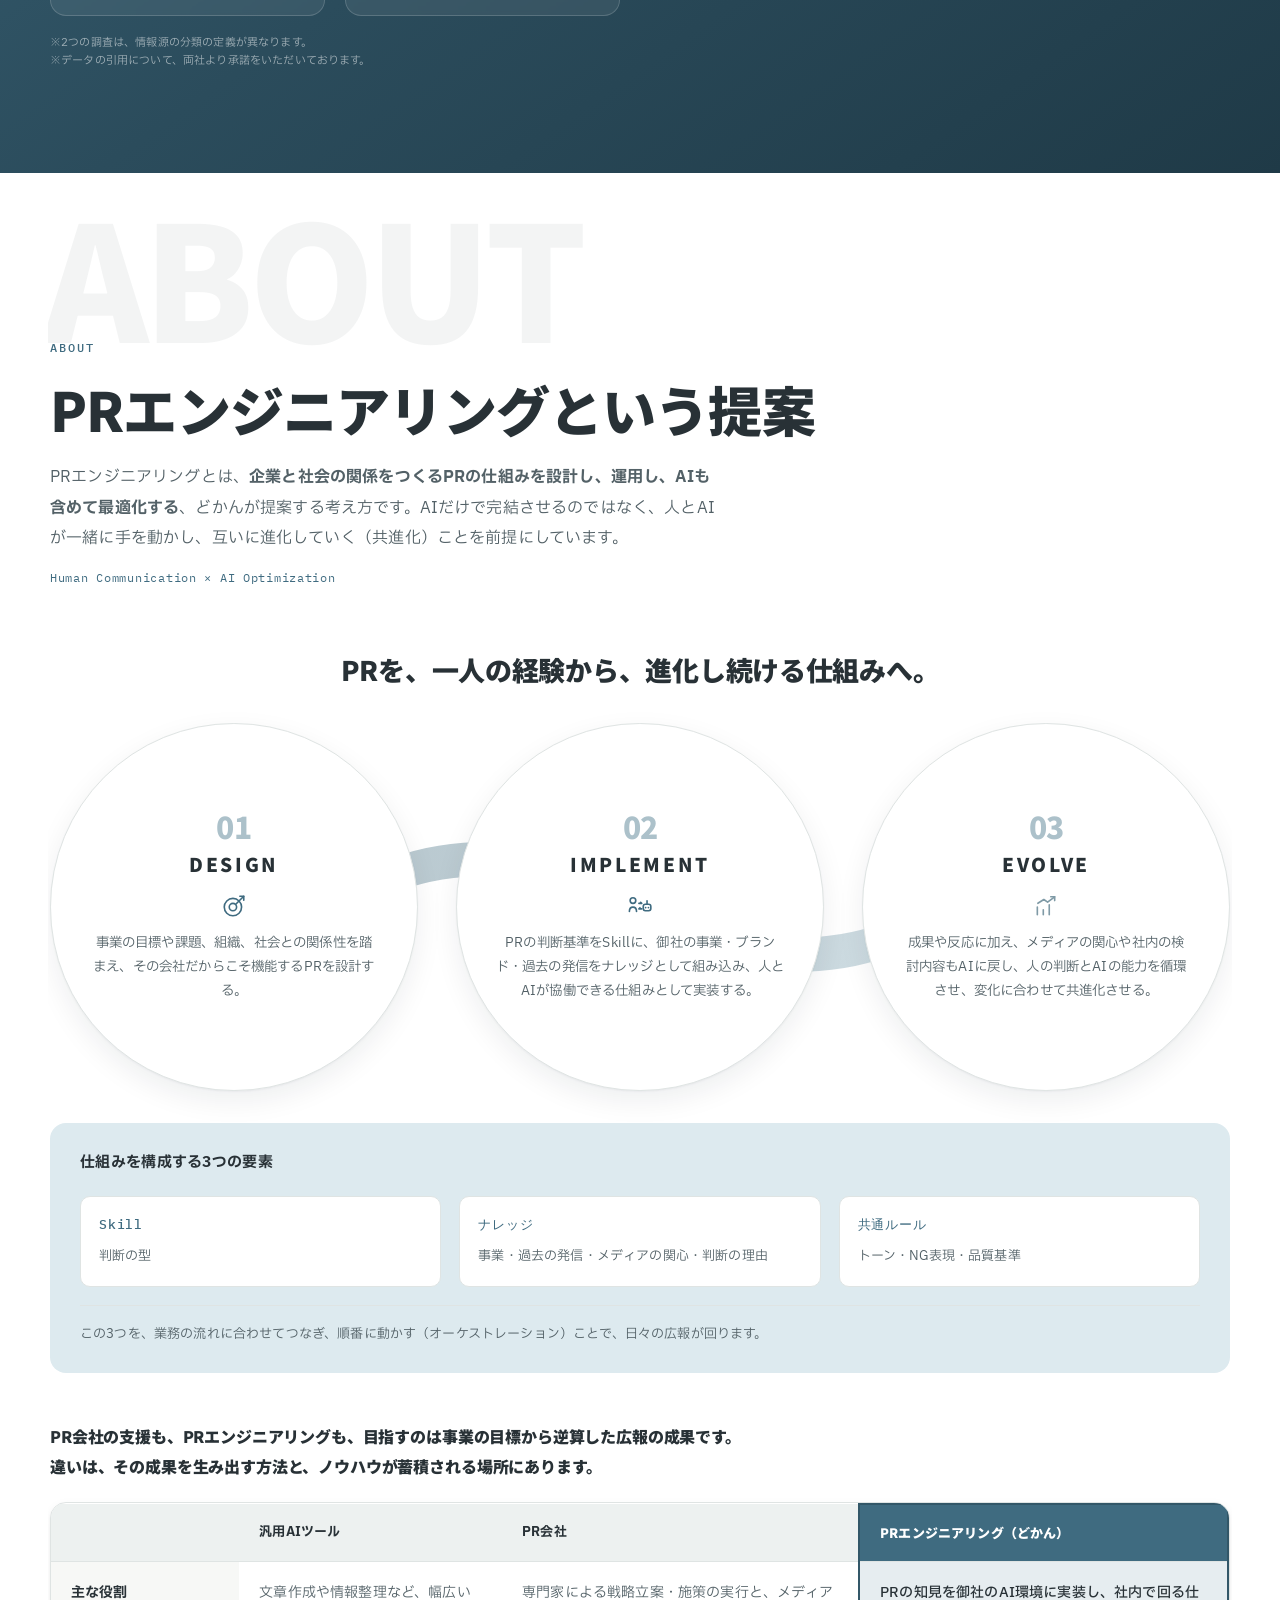
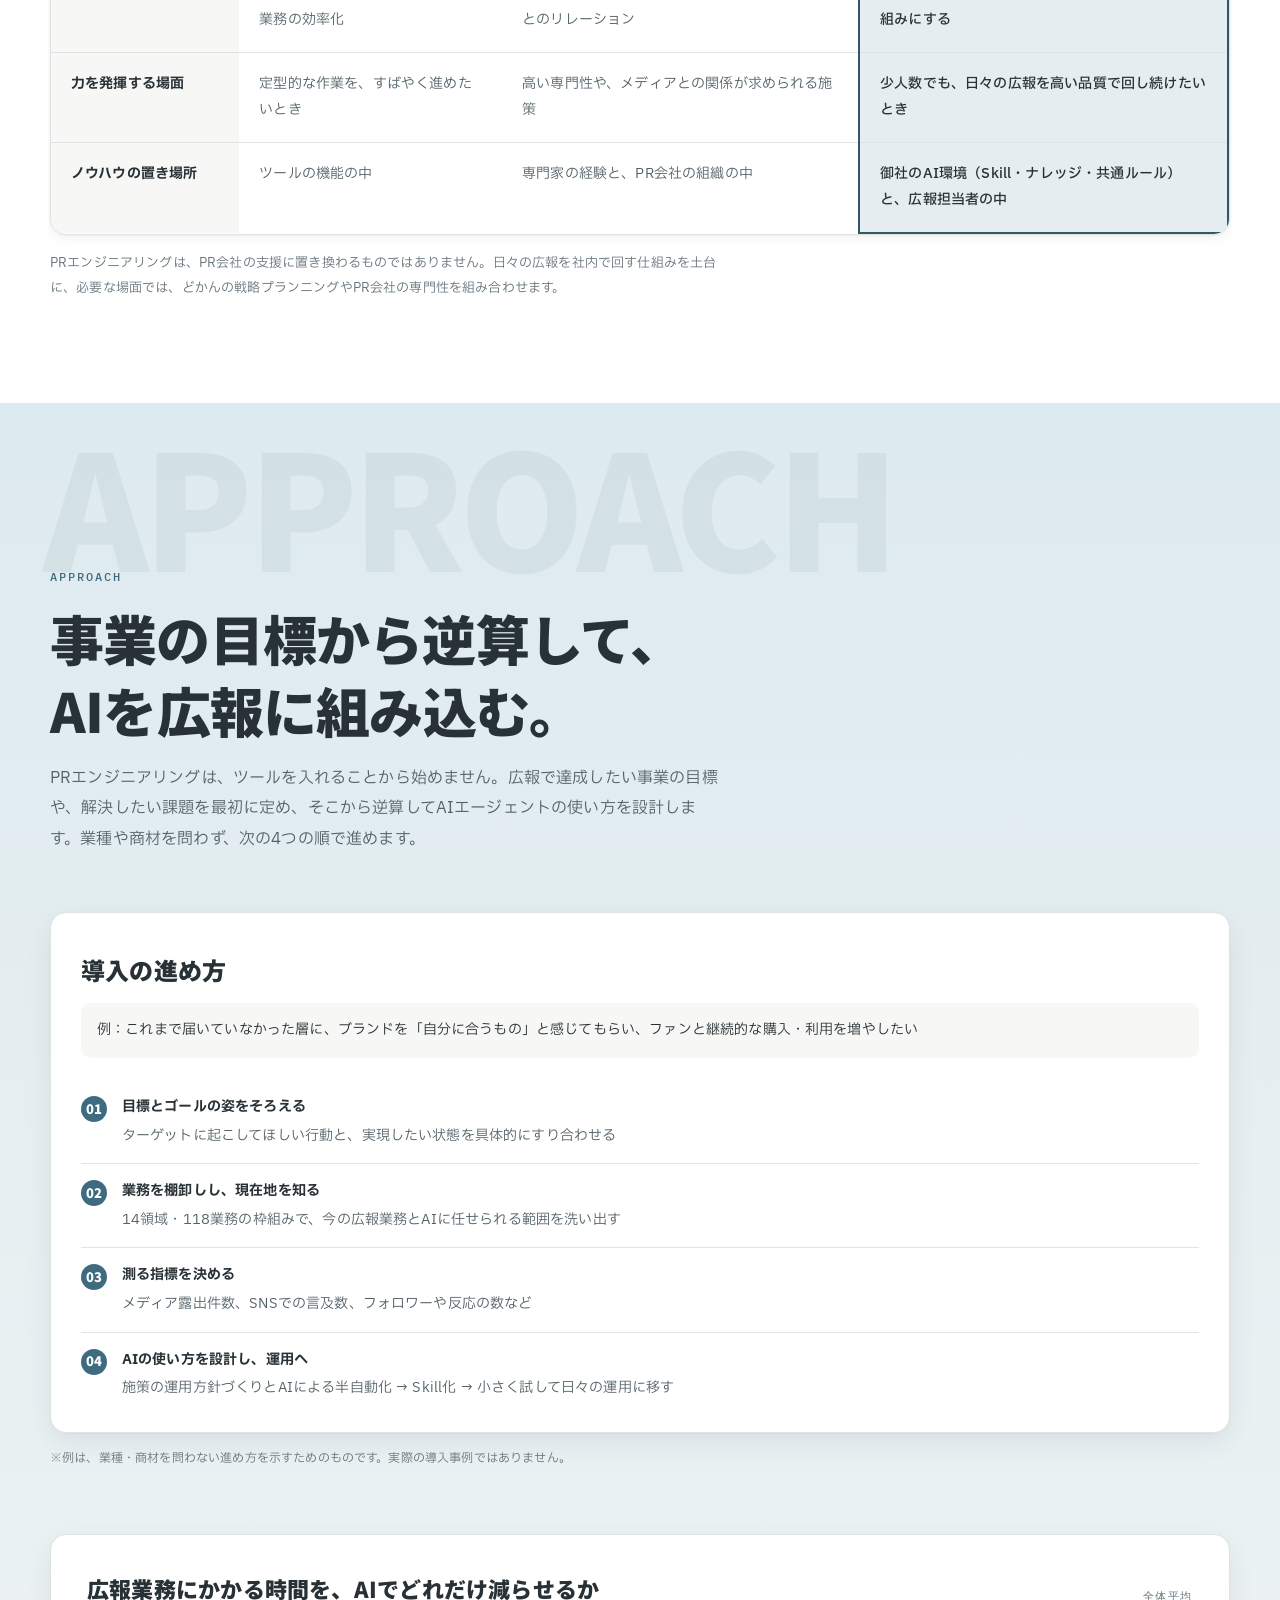
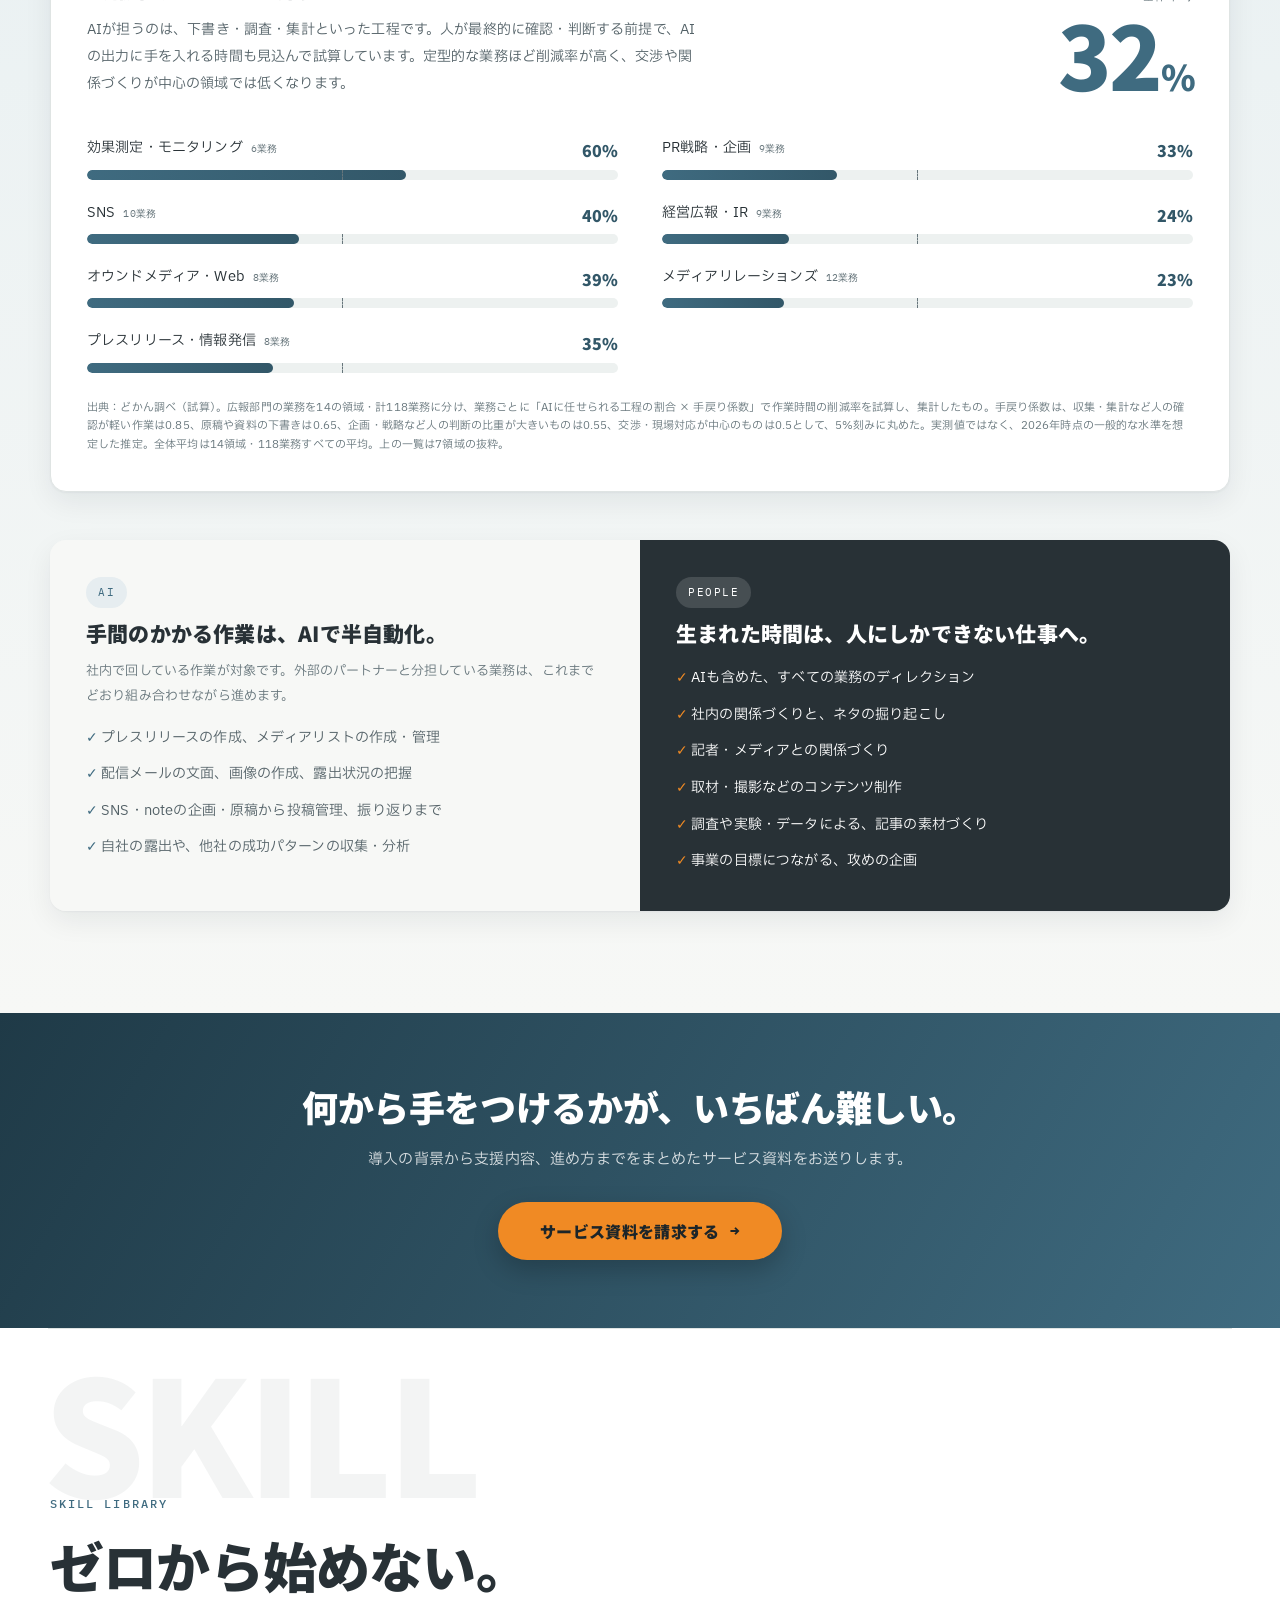
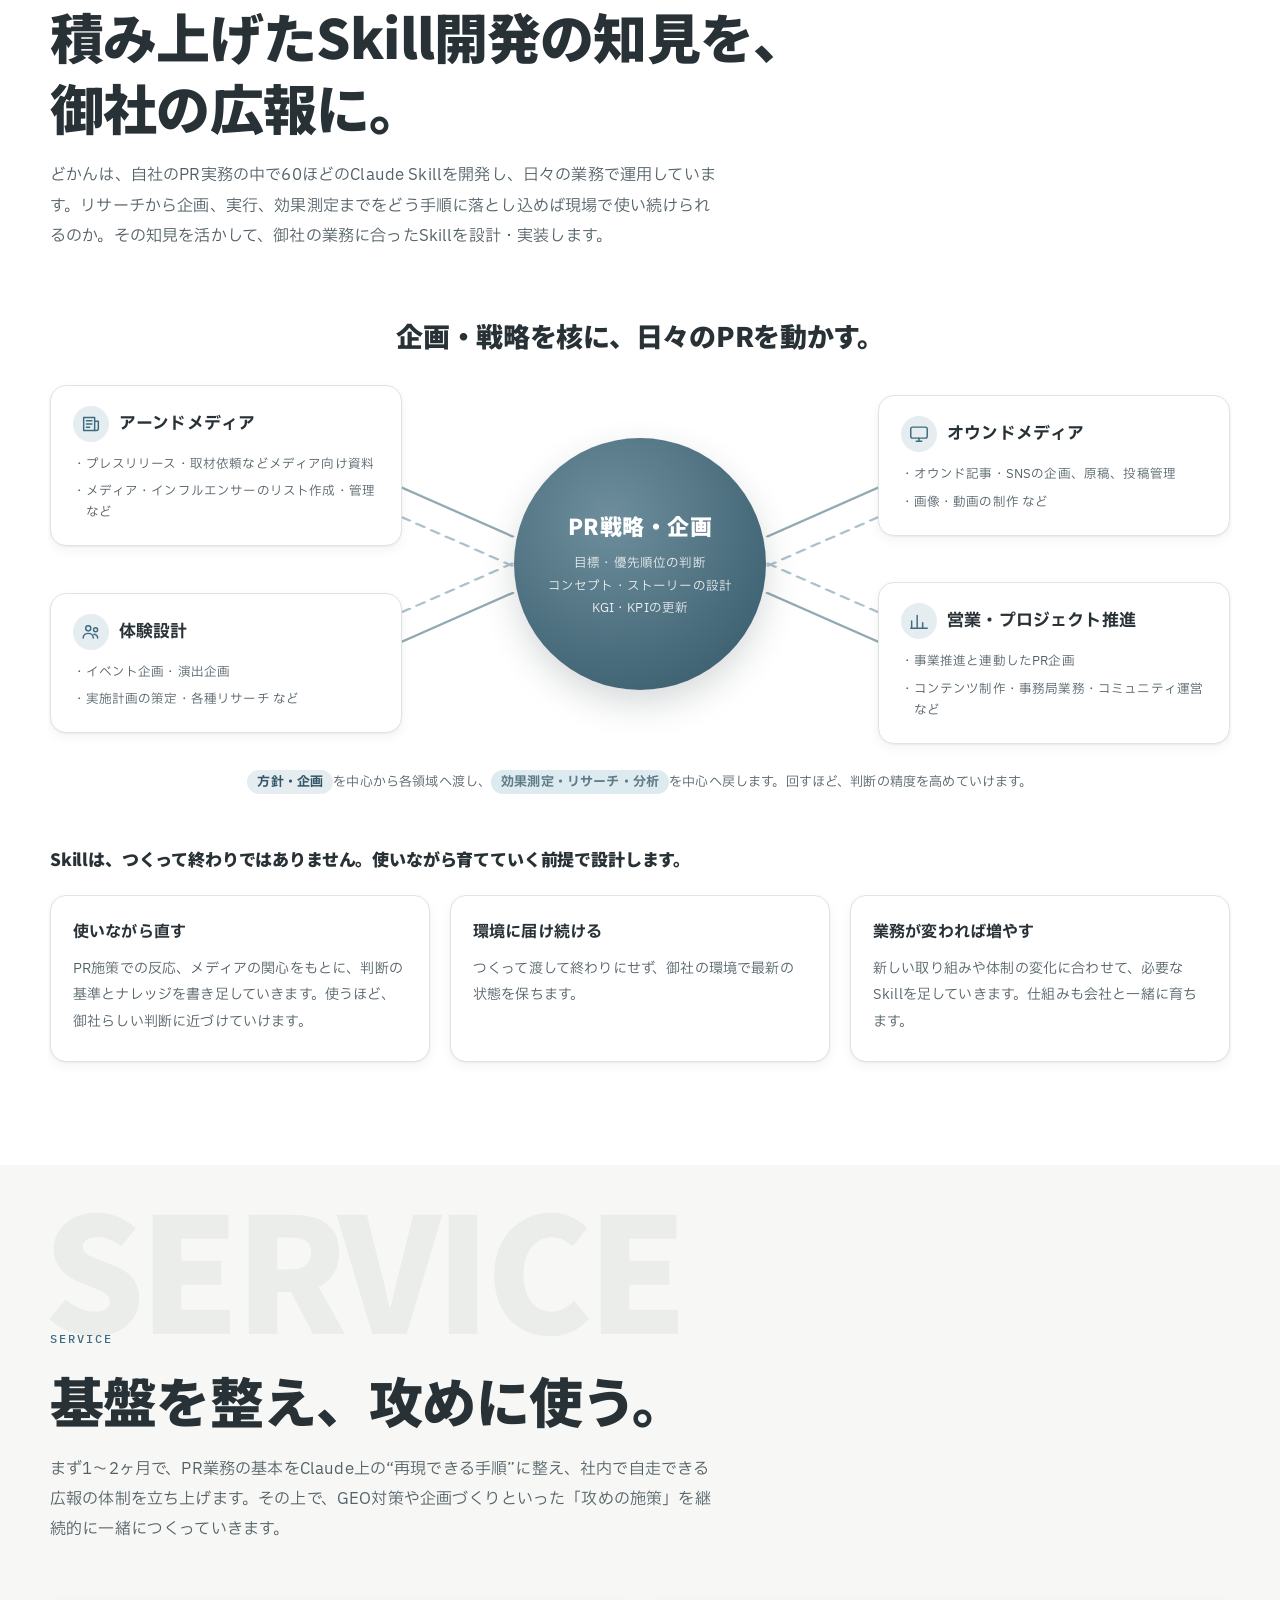
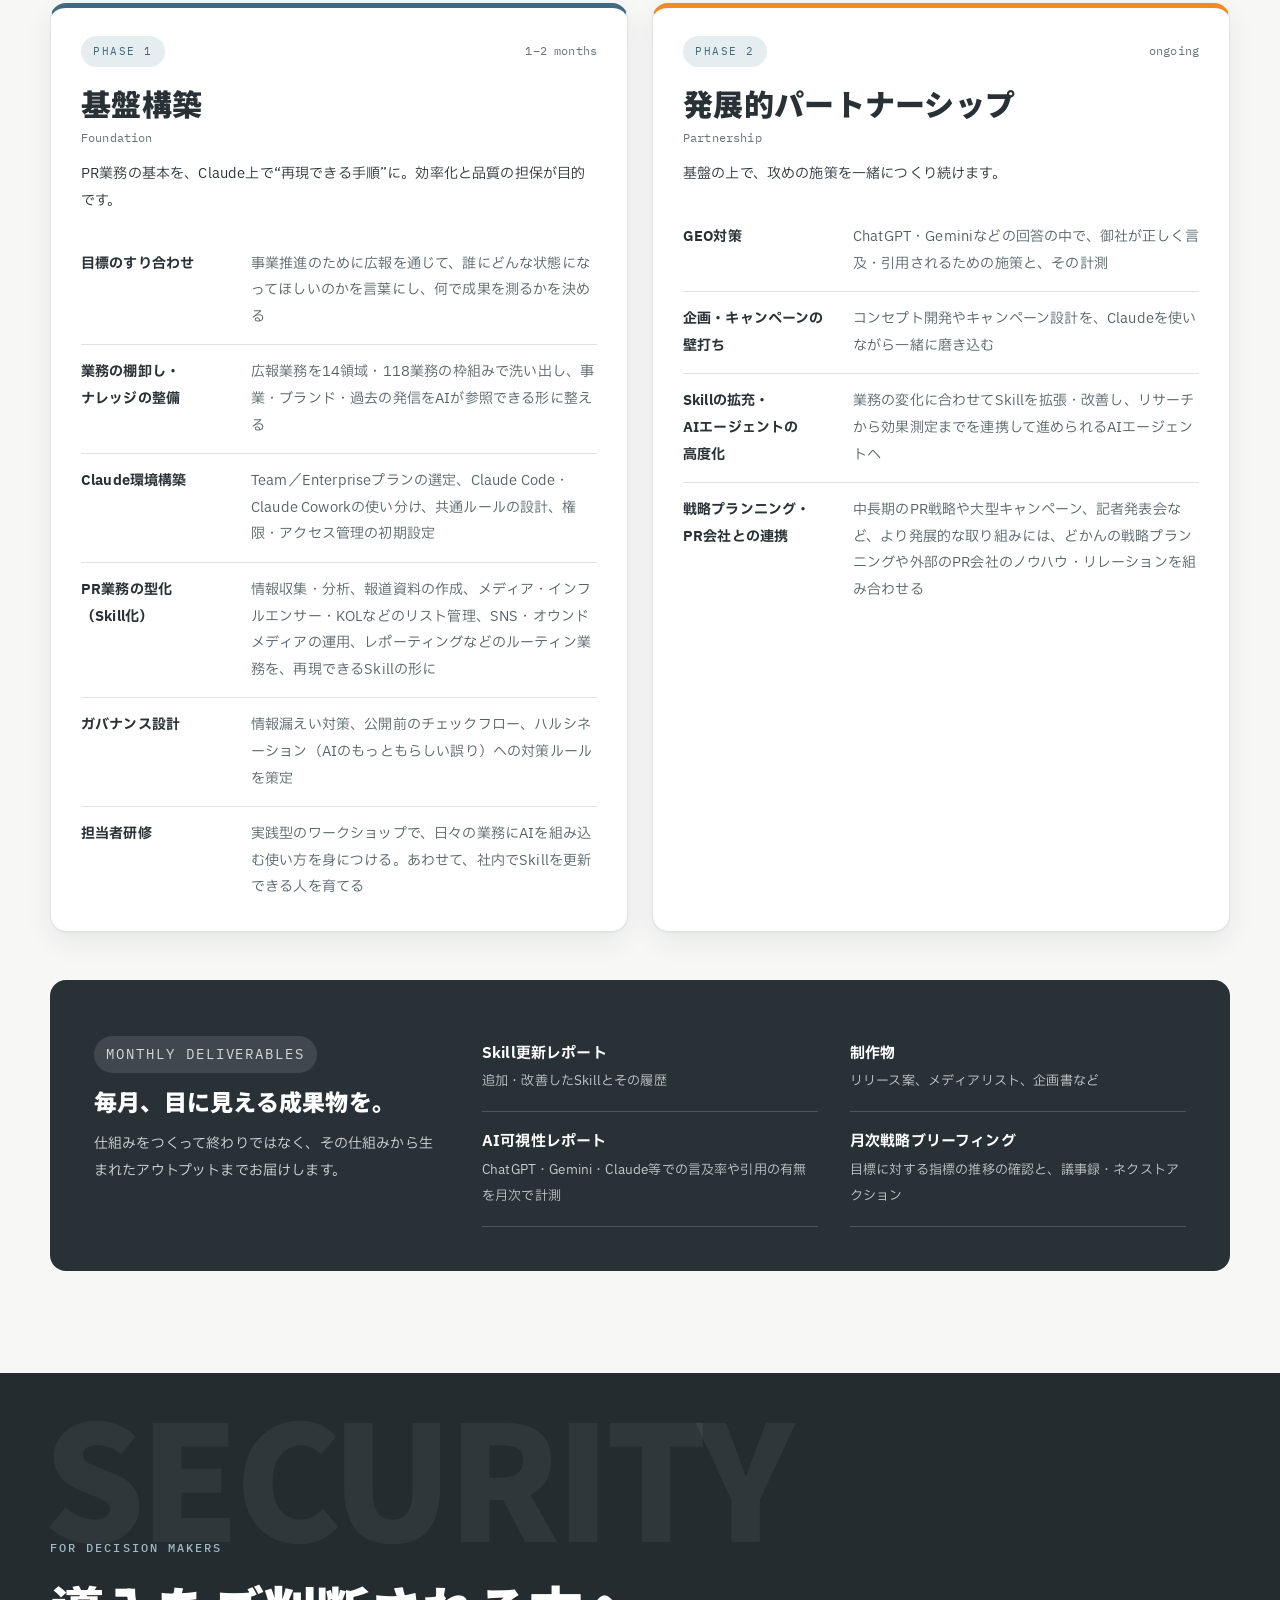
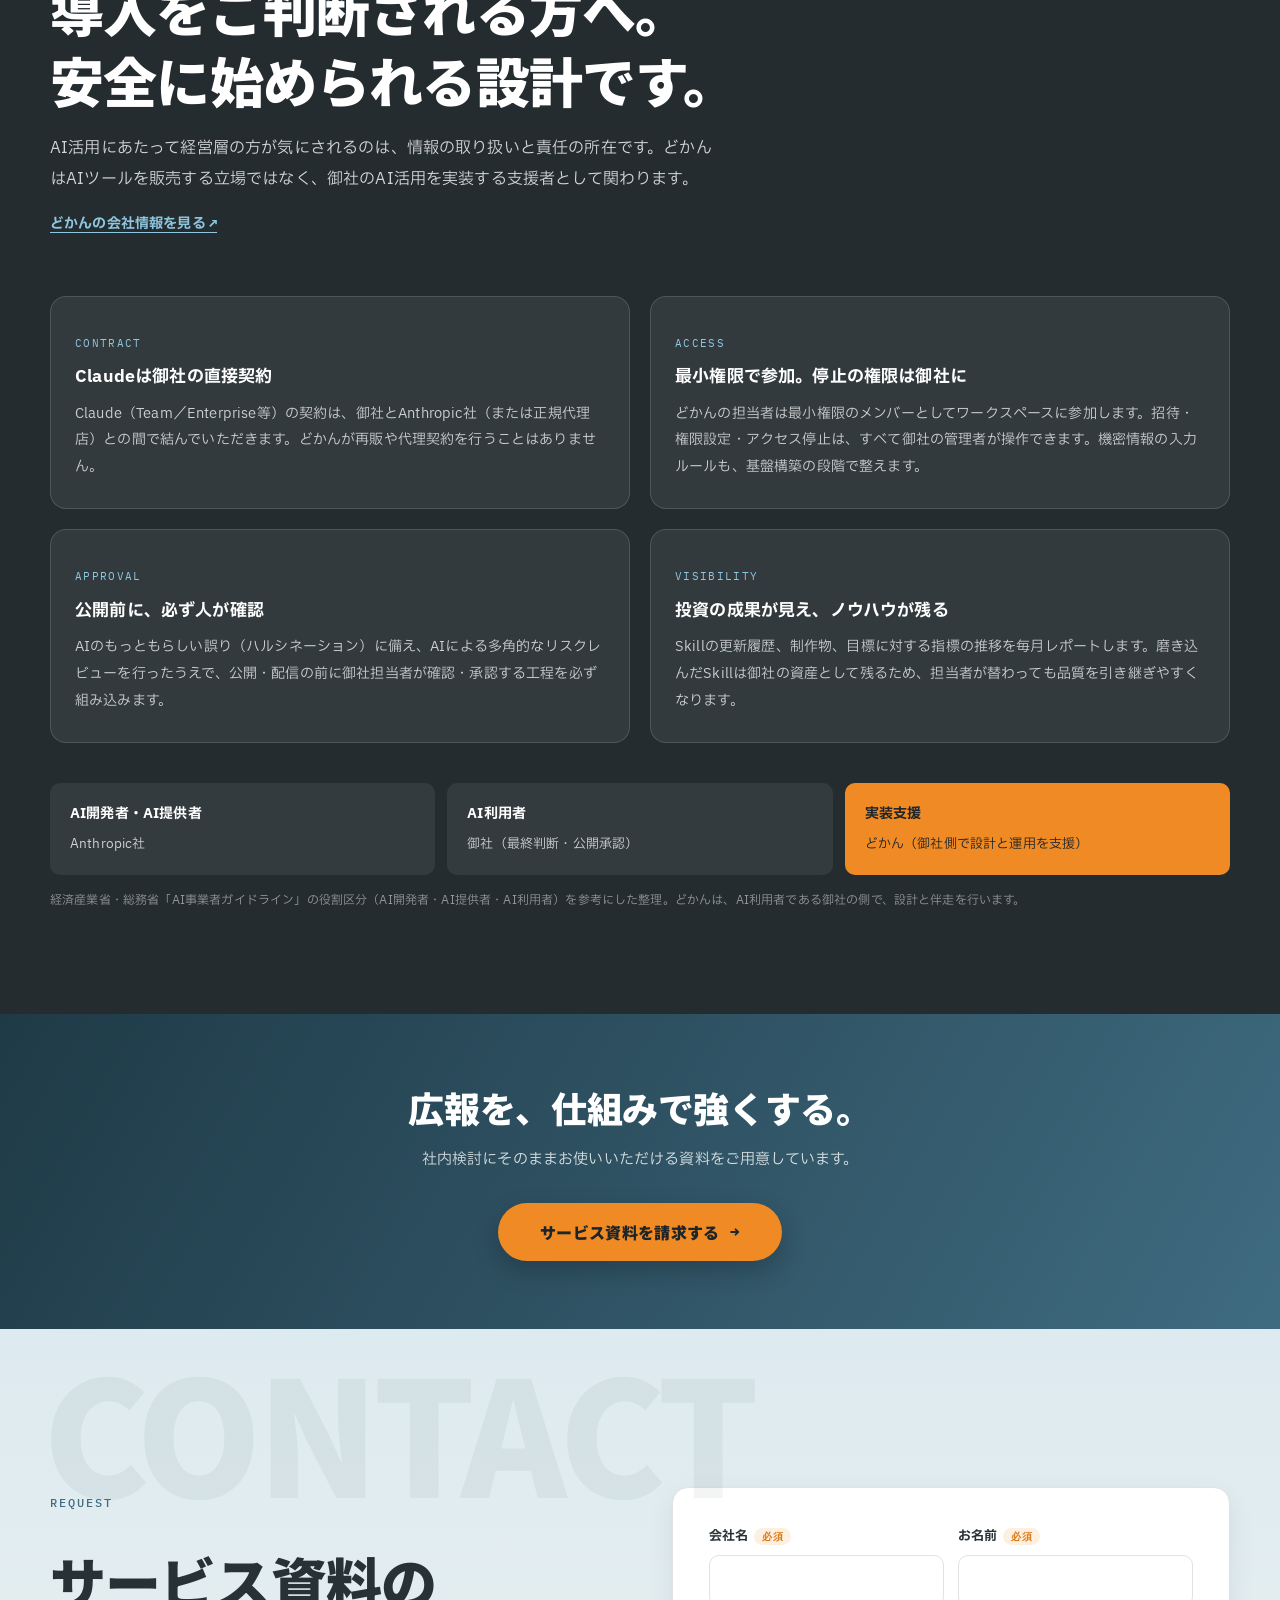
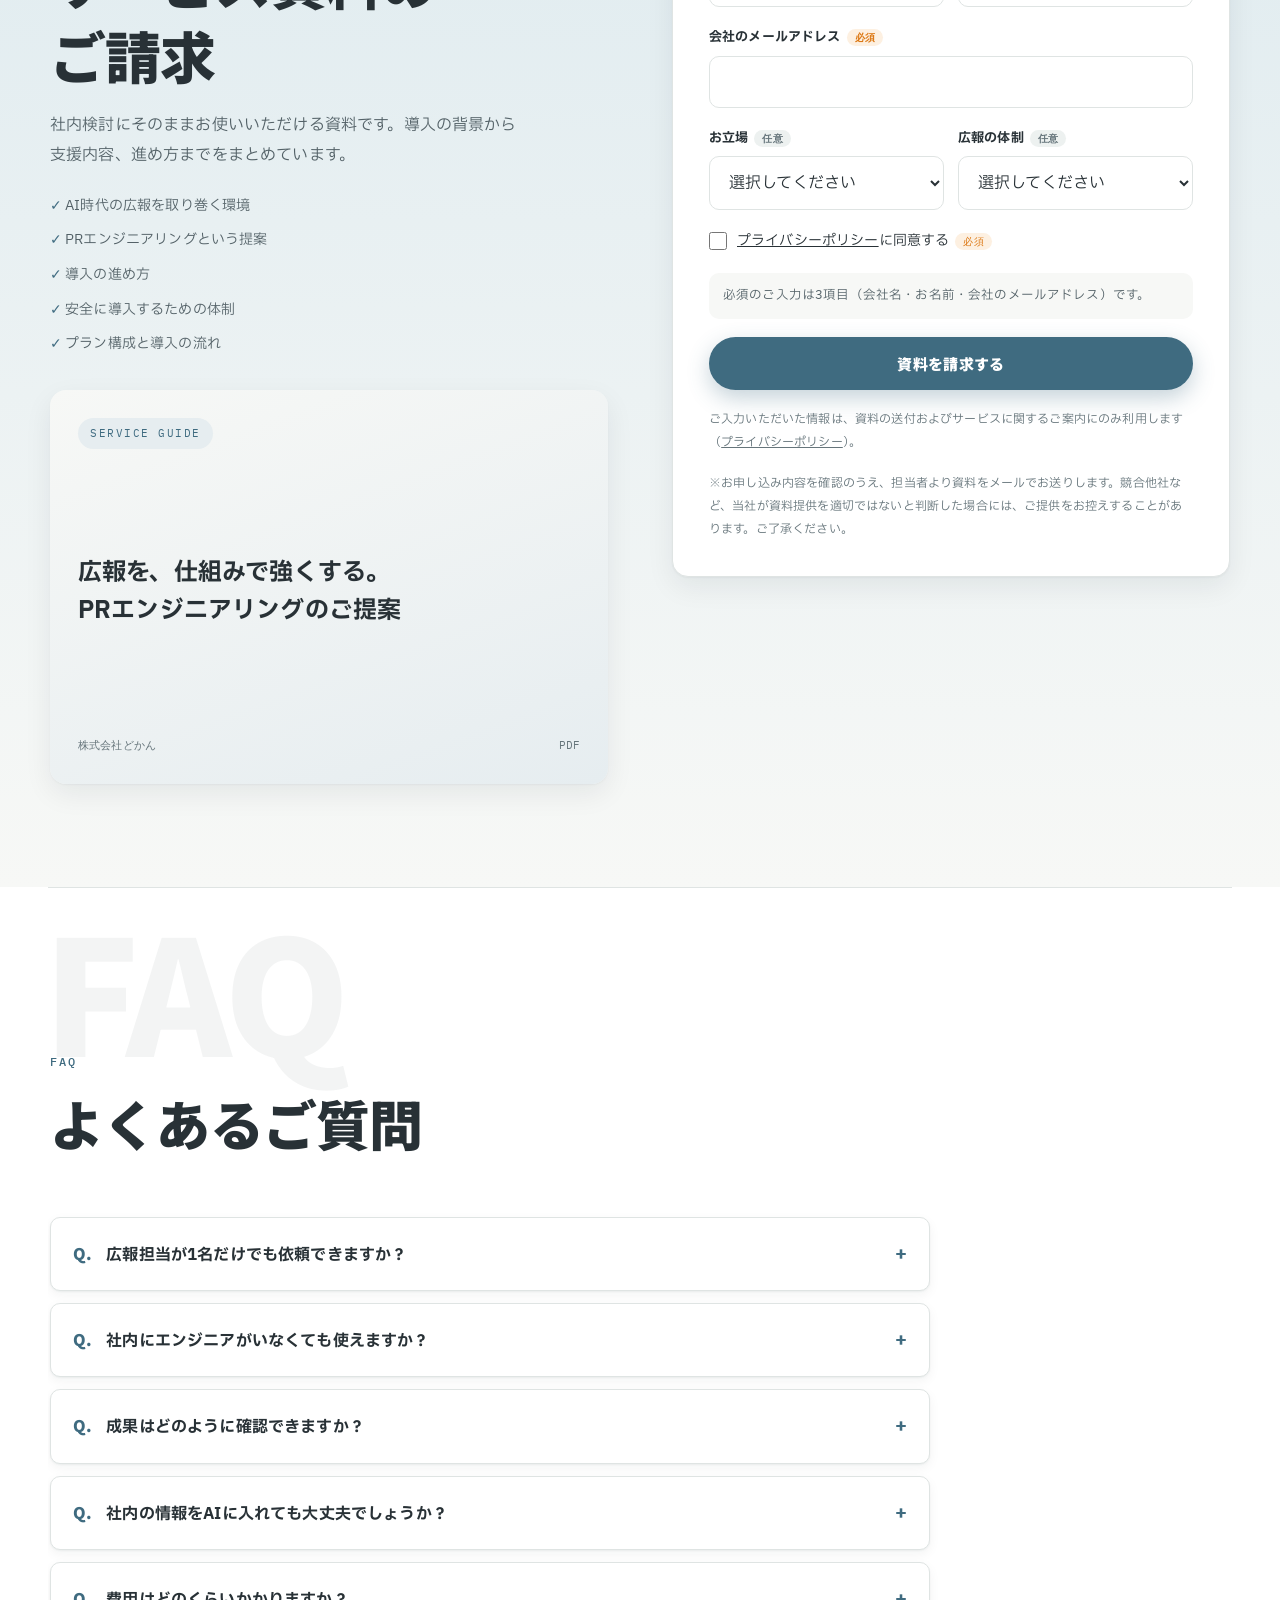
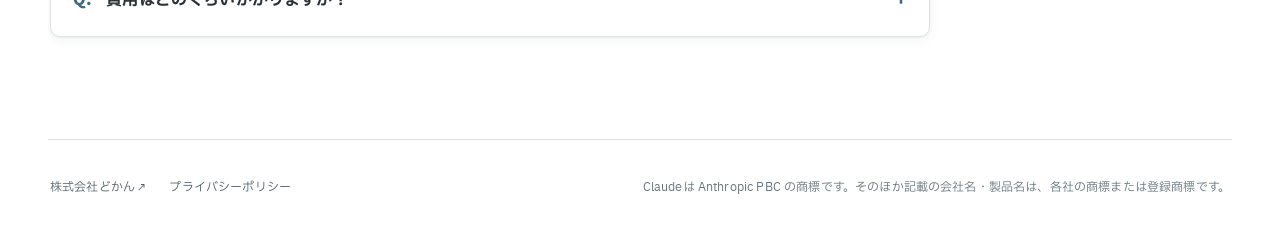
<file: pr-engineering/index.html>
<!doctype html>
<html lang="ja">
<head>
<meta charset="utf-8">
<meta name="viewport" content="width=device-width, initial-scale=1, viewport-fit=cover">
<title>PRエンジニアリング｜株式会社どかん</title>
<meta name="theme-color" content="#DDEAEF">
<meta name="description" content="PR会社の実務知見をClaude上で動く手順として実装し、ひとり広報でも、広報の知見がない組織でも、高い品質とスピードで広報を回せる体制をつくる、どかんのPRエンジニアリング。">
<meta property="og:title" content="PRエンジニアリング｜株式会社どかん">
<meta property="og:description" content="広報を、仕組みで強くする。PR会社の実務知見をClaude上で動く手順として実装し、少人数でも広報の品質とスピードを保てる仕組みをつくります。">
<meta property="og:type" content="website">
<meta property="og:site_name" content="株式会社どかん">
<meta property="og:locale" content="ja_JP">
<meta name="twitter:card" content="summary_large_image">
<meta name="twitter:title" content="PRエンジニアリング｜株式会社どかん">
<meta name="twitter:description" content="広報を、仕組みで強くする。PR会社の実務知見をClaude上で動く手順として実装し、少人数でも広報の品質とスピードを保てる仕組みをつくります。">
<meta property="og:url" content="https://www.docaninc.com/pr-engineering/">
<link rel="canonical" href="https://www.docaninc.com/pr-engineering/">
<meta property="og:image" content="https://www.docaninc.com/pr-engineering/assets/img/ogp.png">
<meta property="og:image:width" content="1200">
<meta property="og:image:height" content="630">
<meta name="twitter:image" content="https://www.docaninc.com/pr-engineering/assets/img/ogp.png">
<link rel="icon" href="/favicon.ico" sizes="any">
<link rel="icon" href="/favicon.png" type="image/png">
<link rel="apple-touch-icon" href="/apple-touch-icon.png">
<!-- 自分の閲覧の除外：?notrack=1 を一度開いたブラウザでは GA4・Clarity を動かさない（?notrack=0 で解除）。印はそのブラウザの localStorage にだけ残す -->
<script>
  (function () {
    var key = "docan_notrack", m = location.search.match(/[?&]notrack=([01])(&|$)/), off = false;
    try {
      if (m) { if (m[1] === "1") localStorage.setItem(key, "1"); else localStorage.removeItem(key); }
      off = localStorage.getItem(key) === "1";
    } catch (e) { off = !!(m && m[1] === "1"); }
    window.docanNoTrack = off;
    if (off) window["ga-disable-G-6XGNHTK50G"] = true;
    if (m) document.addEventListener("DOMContentLoaded", function () {
      var d = document.createElement("div");
      d.textContent = off ? "このブラウザの閲覧は計測（GA4・Clarity）から除外されています" : "このブラウザの閲覧を計測に戻しました";
      d.style.cssText = "position:fixed;left:50%;bottom:24px;transform:translateX(-50%);z-index:99999;background:#111;color:#fff;padding:12px 18px;border-radius:8px;font-size:14px;line-height:1.5;max-width:calc(100% - 32px);box-shadow:0 4px 16px rgba(0,0,0,.25)";
      document.body.appendChild(d);
      setTimeout(function () { d.remove(); }, 6000);
    });
  })();
</script>
<!-- GA4（docaninc.com と同じプロパティ）。ローカル確認時のアクセスを計測に混ぜないよう docaninc.com 上でだけ読み込む -->
<script>
  if (/(^|\.)docaninc\.com$/.test(location.hostname) && !window.docanNoTrack) {
    window.dataLayer = window.dataLayer || [];
    window.gtag = function(){ dataLayer.push(arguments); };
    var ga = document.createElement("script");
    ga.async = true;
    ga.src = "https://www.googletagmanager.com/gtag/js?id=G-6XGNHTK50G";
    document.head.appendChild(ga);
    gtag("js", new Date());
    gtag("config", "G-6XGNHTK50G");
  }
</script>
<link rel="preconnect" href="https://fonts.googleapis.com">
<link rel="preconnect" href="https://fonts.gstatic.com" crossorigin>
<link rel="stylesheet" href="https://fonts.googleapis.com/css2?family=IBM+Plex+Mono:wght@400;500&family=IBM+Plex+Sans+JP:wght@400;500;600;700&family=Noto+Sans+JP:wght@400;700;900&family=Inter:wght@900&display=swap">
<link rel="stylesheet" href="assets/css/style.css?v=20261005f">
<link rel="stylesheet" href="assets/css/bold.css?v=20261020">
<script type="application/ld+json">
{
  "@context": "https://schema.org",
  "@type": "Service",
  "@id": "https://www.docaninc.com/pr-engineering/#service",
  "name": "PRエンジニアリング",
  "serviceType": "広報・PRのAI導入支援",
  "url": "https://www.docaninc.com/pr-engineering/",
  "description": "企業と社会の関係をつくるPRの仕組みを設計し、運用し、AIも含めて最適化する、どかんが提案する考え方です。PR会社の実務知見をClaude上で動く手順（Skill）として実装し、人とAIが共に動かしながら育てていく仕組みをつくります。",
  "provider": {
    "@id": "https://www.docaninc.com/#organization"
  },
  "areaServed": {
    "@type": "Country",
    "name": "日本"
  },
  "audience": {
    "@type": "BusinessAudience",
    "name": "広報・マーケティングを少人数で担う中小企業・スタートアップ企業"
  },
  "offers": {
    "@type": "Offer",
    "availability": "https://schema.org/InStock",
    "availabilityStarts": "2026-10-05",
    "url": "https://www.docaninc.com/pr-engineering/#request"
  }
}
</script>
<script type="application/ld+json">
{
  "@context": "https://schema.org",
  "@type": "BreadcrumbList",
  "itemListElement": [
    {
      "@type": "ListItem",
      "position": 1,
      "name": "株式会社どかん",
      "item": "https://www.docaninc.com/"
    },
    {
      "@type": "ListItem",
      "position": 2,
      "name": "PRエンジニアリング",
      "item": "https://www.docaninc.com/pr-engineering/"
    }
  ]
}
</script>
<script type="application/ld+json">
{
  "@context": "https://schema.org",
  "@type": "FAQPage",
  "mainEntity": [
    {
      "@type": "Question",
      "name": "広報担当が1名だけでも依頼できますか？",
      "acceptedAnswer": {
        "@type": "Answer",
        "text": "はい、可能です。むしろ少人数の広報体制こそ、仕組みで回す効果が大きいと考えています。担当者の方が日常業務の中で無理なく使えるよう設計します。"
      }
    },
    {
      "@type": "Question",
      "name": "社内にエンジニアがいなくても使えますか？",
      "acceptedAnswer": {
        "@type": "Answer",
        "text": "はい。Claude Code・Claude Coworkのどちらもデスクトップアプリがあり、日々の業務は自然言語の指示だけで進められます。ファイルの整理や資料づくり、毎日・毎週の定型業務まで任せられるので、広報担当者の方がそのまま日常業務で使えます。"
      }
    },
    {
      "@type": "Question",
      "name": "成果はどのように確認できますか？",
      "acceptedAnswer": {
        "@type": "Answer",
        "text": "導入の最初に、事業の目標または課題と、それを測る指標を御社と一緒に決めます。毎月のレポートで進捗を確認しながら、Skillや施策を改善していきます。"
      }
    },
    {
      "@type": "Question",
      "name": "社内の情報をAIに入れても大丈夫でしょうか？",
      "acceptedAnswer": {
        "@type": "Answer",
        "text": "基盤構築の段階で、入力してよい情報の範囲や確認手順をガバナンスとして定めます。公開前には必ず御社担当者が承認するフローを組み込みます。"
      }
    },
    {
      "@type": "Question",
      "name": "費用はどのくらいかかりますか？",
      "acceptedAnswer": {
        "@type": "Answer",
        "text": "ご支援の範囲や期間によって異なります。"
      }
    }
  ]
}
</script>
<!-- Microsoft Clarity（ヒートマップ・セッション録画）。ローカル確認を計測に混ぜないよう docaninc.com 上でだけ読み込む -->
<script>
  if (/(^|\.)docaninc\.com$/.test(location.hostname) && !window.docanNoTrack) {
    (function(c,l,a,r,i,t,y){
      c[a]=c[a]||function(){(c[a].q=c[a].q||[]).push(arguments)};
      t=l.createElement(r);t.async=1;t.src="https://www.clarity.ms/tag/"+i;
      y=l.getElementsByTagName(r)[0];y.parentNode.insertBefore(t,y);
    })(window, document, "clarity", "script", "z22ms6tdtg");
  }
</script>
</head>
<body>
<header class="top">
  <div class="wrap">
    <a class="brand" href="#top" aria-label="株式会社どかん PRエンジニアリング トップへ"><span class="logo"><img class="logo-symbol" src="assets/img/logo-symbol.png" width="237" height="237" alt=""><img class="logo-word" src="assets/img/logo-word.png" width="477" height="163" alt="株式会社どかん"></span><span class="brand-sub">PR ENGINEERING</span></a>
    <nav class="nav" aria-label="ページ内">
      <a href="#about">PRエンジニアリングとは</a>
      <a href="#approach">進め方</a>
      <a href="#skills">Skill</a>
      <a href="#service">サービス</a>
      <a href="#exec">導入をご検討の方へ</a>
      <a class="nav-company" href="https://www.docaninc.com/" target="_blank" rel="noopener">会社情報 <span class="arrow" aria-hidden="true">↗</span></a>
      <a class="btn btn-primary btn-sm" href="#request">資料請求</a>
    </nav>
  </div>
</header>

<main id="top">
<section class="hero">
  <div class="wrap">
    <div>
      <p class="hero-en">PR ENGINEERING<br>SERVICE</p>
      <h1>広報を、<br><em>仕組み</em>で強くする。</h1>
      <p class="lead">どかんが提供するのは<strong>PRエンジニアリング</strong>。PR会社として積み上げてきた企画・メディア・発信の実務知見を、Claude上で“動く手順”として実装します。少人数でも広報の品質とスピードを保ち、生まれた時間を「攻めの広報」や関係づくりへ振り向けるための仕組みです。</p>
      <div class="cta">
        <a class="btn btn-primary" href="#request">サービス資料を請求する <span class="arrow">→</span></a>
        <a class="btn btn-ghost" href="#about">PRエンジニアリングとは</a>
      </div>
      <p class="cta-note">サービス資料（PDF）をメールでお送りします。ご入力は会社名・お名前・メールアドレスの3項目です。</p>
      <div class="tags" aria-label="対応領域">
        <span>企画・戦略</span><span>メディア向けPR</span><span>SNS・オウンド</span><span>イベント</span><span>効果測定</span><span>AI可視性（GEO）</span>
      </div>
    </div>
    <div class="hero-kv"><img src="assets/img/kv-ring.png" width="639" height="651" alt="" fetchpriority="high"></div>
  </div>
</section>

<section class="s" id="pain">
  <div class="wrap">
    <div class="s-head">
      <p class="label">For in-house PR</p>
      <div>
        <h2>広報のAI活用を、<br>事業を動かす一歩へ。</h2>
        <p class="intro">広報には、事業を前に進める役割がますます求められています。一方で体制は少人数のままという企業も多く、生成AIをどう業務に組み込めば成果につながるのかは、これから形にしていく段階だと思います。</p>
      </div>
    </div>
    <div class="pains">
      <div class="pain"><q>リリースも、記者対応も、SNSも、社内調整も、ほぼひとりで</q><p>広報・マーケティングを1〜2名で、ほかの業務と兼務しながら担う企業も少なくありません。</p></div>
      <div class="pain"><q>AIは使っている。でも、何に使えば成果につながるのか</q><p>使い方次第で、発信のスピードや質に差が出やすくなっています。</p></div>
      <div class="pain"><q>文章は整う。でも、PRとしての判断までは任せられない</q><p>どの切り口なら記事になるか、いつ出すべきか。PR固有の判断は、汎用のAIツールだけでは補えません。</p></div>
    </div>

    <div class="figs">
      <div class="fig">
        <p class="label">生成AIを活用する方針の企業（日本）</p>
        <p class="num">68.9<small>%</small></p>
        <p class="cap">「積極的に活用」と「活用する領域を限定して活用」の合計。前年度の49.7%から大きく増えました（大企業74.0%、中小企業58.1%）。</p>
      </div>
      <div class="fig">
        <p class="label">組織的な取組を行っていない企業（日本）</p>
        <p class="num">27.0<small>%</small></p>
        <p class="cap">米国・ドイツ・中国と比べて高い割合です。使う人は増えても、会社の仕組みにはなっていない状態がうかがえます。</p>
      </div>
    </div>
    <p class="src">出典：<a href="https://www.soumu.go.jp/johotsusintokei/whitepaper/ja/r08/html/nd121110.html" target="_blank" rel="noopener">総務省「令和8年版 情報通信白書」</a>（2026年7月公表）。日本・米国・ドイツ・中国の企業を対象とした調査より</p>

    <p class="note-box">必要なのは、今のやり方をAIに置き換えることではありません。<b>安全に回る基盤を整え、その先の「攻めの広報」まで一緒に考えるパートナー</b>です。</p>
  </div>
</section>

<section class="s s-tint" id="why">
  <div class="wrap">
    <div class="s-head">
      <p class="label">Why now</p>
      <div>
        <h2>AIが答えるとき、<br>引用元の多くは「ニュース」です。</h2>
        <p class="intro">生成AIが回答をつくる際に参照する情報源は、その大半が記者の書いた記事や第三者による発信です。AIが答えをつくる時代になっても、メディアに取り上げられることの価値は変わりません。</p>
      </div>
    </div>
    <div class="cite">
      <div>
        <div class="figs">
          <div class="fig">
            <p class="label">AIの引用元のうち、アーンドメディア</p>
            <p class="num">84<small>%</small></p>
            <p class="cap">報道記事など、自社以外の第三者による発信（報道記事は全体の27%）</p>
            <p class="src">出典：<a href="https://muckrack.com/blog/what-is-ai-reading-may-2026" target="_blank" rel="noopener">Muck Rack's Generative Pulse「What Is AI Reading?」</a>2026年5月版。ChatGPT・Claude・Geminiの回答に引用された2,500万件以上のリンクを分析</p>
          </div>
          <div class="fig">
            <p class="label">AIの引用元のうち、プレスリリース</p>
            <p class="num">0.4<small>%</small></p>
            <p class="cap">AIサービス別で最も高いChatGPTでも1.2%</p>
            <p class="src">出典：<a href="https://www.meltwater.com/en/blog/ai-search-visibility-march-april-2026" target="_blank" rel="noopener">Meltwater「GenAI Lens」</a>による2026年4月の分析。主要8つのLLM・AI検索サービスにおける約535万件の引用を対象。</p>
          </div>
        </div>
        <p class="src fig-note">※2つの調査は、情報源の分類の定義が異なります。<br>※データの引用について、両社より承諾をいただいております。</p>
      </div>
      <p class="big-quote">だからこそ大切なのは、発信の量を増やすことよりも、<b>記事になる企画を生み、記者へ届けること</b>。</p>
    </div>
  </div>
</section>

<section class="s" id="about">
  <div class="wrap">
    <div class="s-head">
      <p class="label">About</p>
      <div>
        <h2>PRエンジニアリングという提案</h2>
        <p class="intro">PRエンジニアリングとは、<b>企業と社会の関係をつくるPRの仕組みを設計し、運用し、AIも含めて最適化する</b>、どかんが提案する考え方です。AIだけで完結させるのではなく、人とAIが一緒に手を動かし、互いに進化していく（共進化）ことを前提にしています。</p>
        <p class="def-tag">Human Communication × AI Optimization</p>
      </div>
    </div>
    <div class="pe">
      <p class="pe-tag">PRを、一人の経験から、進化し続ける仕組みへ。</p>
      <div class="pe-flow">
        <svg class="pe-ribbon" viewBox="0 0 1000 180" preserveAspectRatio="none" aria-hidden="true">
          <defs>
            <linearGradient id="pe-grad" x1="0" y1="0" x2="1" y2="0">
              <stop class="s1" offset="0%"></stop>
              <stop class="s2" offset="52%"></stop>
              <stop class="s3" offset="57%"></stop>
              <stop class="s4" offset="100%"></stop>
            </linearGradient>
          </defs>
          <path d="M0 132 C 168 132 168 48 336 48 C 504 48 504 132 666 132 C 834 132 834 48 1000 48"></path>
        </svg>
        <ol class="pe-steps">
          <li>
            <span class="pe-no">01</span>
            <h3>DESIGN</h3>
            <span class="pe-icon" aria-hidden="true">
              <svg viewBox="0 0 24 24" width="26" height="26" fill="none" stroke="currentColor" stroke-width="1.5" stroke-linecap="round" stroke-linejoin="round"><circle cx="11" cy="13" r="8"></circle><circle cx="11" cy="13" r="3.4"></circle><path d="M13.4 10.6 21 3"></path><path d="M17.4 3h3.6v3.6"></path></svg>
            </span>
            <p>事業の目標や課題、組織、社会との関係性を踏まえ、その会社だからこそ機能するPRを設計する。</p>
          </li>
          <li>
            <span class="pe-no">02</span>
            <h3>IMPLEMENT</h3>
            <span class="pe-icon" aria-hidden="true">
              <svg viewBox="0 0 24 24" width="26" height="26" fill="none" stroke="currentColor" stroke-width="1.5" stroke-linecap="round" stroke-linejoin="round"><circle cx="5.5" cy="7" r="2.6"></circle><path d="M2.2 17c0-2.4 1.5-4 3.3-4s3.3 1.6 3.3 4"></path><rect x="15" y="10.4" width="7" height="6" rx="2"></rect><path d="M18.5 7.2v3.2"></path><circle cx="17.2" cy="13.4" r=".8" fill="currentColor" stroke="none"></circle><circle cx="19.8" cy="13.4" r=".8" fill="currentColor" stroke="none"></circle><path d="M11 9.6h2.6M13.6 9.6l-1-1M13.6 14.6H11M11 14.6l1-1"></path></svg>
            </span>
            <p>PRの判断基準をSkillに、御社の事業・ブランド・過去の発信をナレッジとして組み込み、人とAIが協働できる仕組みとして実装する。</p>
          </li>
          <li>
            <span class="pe-no">03</span>
            <h3>EVOLVE</h3>
            <span class="pe-icon" aria-hidden="true">
              <svg viewBox="0 0 24 24" width="26" height="26" fill="none" stroke="currentColor" stroke-width="1.5" stroke-linecap="round" stroke-linejoin="round"><path d="M4 20V13"></path><path d="M9.5 20v-4.5"></path><path d="M15 20V11"></path><path d="M4.5 9.5 10 6l3.5 2.5L20 3.5"></path><path d="M16.4 3.5H20V7"></path></svg>
            </span>
            <p>成果や反応に加え、メディアの関心や社内の検討内容もAIに戻し、人の判断とAIの能力を循環させ、変化に合わせて共進化させる。</p>
          </li>
        </ol>
      </div>
    </div>


    <div class="elements">
      <p class="el-head">仕組みを構成する3つの要素</p>
      <dl>
        <div><dt>Skill</dt><dd>判断の型</dd></div>
        <div><dt>ナレッジ</dt><dd>事業・過去の発信・メディアの関心・判断の理由</dd></div>
        <div><dt>共通ルール</dt><dd>トーン・NG表現・品質基準</dd></div>
      </dl>
      <p class="el-note">この3つを、業務の流れに合わせてつなぎ、順番に動かす（オーケストレーション）ことで、日々の広報が回ります。</p>
    </div>

    <p class="compare-lead">PR会社の支援も、PRエンジニアリングも、目指すのは事業の目標から逆算した広報の成果です。違いは、その成果を生み出す方法と、ノウハウが蓄積される場所にあります。</p>
    <div class="compare">
      <table>
        <thead>
          <tr><th></th><th>汎用AIツール</th><th>PR会社</th><th class="us">PRエンジニアリング（どかん）</th></tr>
        </thead>
        <tbody>
          <tr><th>主な役割</th><td data-label="汎用AIツール">文章作成や情報整理など、幅広い業務の効率化</td><td data-label="PR会社">専門家による戦略立案・施策の実行と、メディアとのリレーション</td><td class="us" data-label="PRエンジニアリング（どかん）">PRの知見を御社のAI環境に実装し、社内で回る仕組みにする</td></tr>
          <tr><th>力を発揮する場面</th><td data-label="汎用AIツール">定型的な作業を、すばやく進めたいとき</td><td data-label="PR会社">高い専門性や、メディアとの関係が求められる施策</td><td class="us" data-label="PRエンジニアリング（どかん）">少人数でも、日々の広報を高い品質で回し続けたいとき</td></tr>
          <tr><th>ノウハウの置き場所</th><td data-label="汎用AIツール">ツールの機能の中</td><td data-label="PR会社">専門家の経験と、PR会社の組織の中</td><td class="us" data-label="PRエンジニアリング（どかん）">御社のAI環境（Skill・ナレッジ・共通ルール）と、広報担当者の中</td></tr>
        </tbody>
      </table>
    </div>
    <p class="compare-note">PRエンジニアリングは、PR会社の支援に置き換わるものではありません。日々の広報を社内で回す仕組みを土台に、必要な場面では、どかんの戦略プランニングやPR会社の専門性を組み合わせます。</p>
  </div>
</section>

<section class="s s-tint" id="approach">
  <div class="wrap">
    <div class="s-head">
      <p class="label">Approach</p>
      <div>
        <h2>事業の目標から逆算して、<br>AIを広報に組み込む。</h2>
        <p class="intro">PRエンジニアリングは、ツールを入れることから始めません。広報で達成したい事業の目標や、解決したい課題を最初に定め、そこから逆算してAIエージェントの使い方を設計します。業種や商材を問わず、次の4つの順で進めます。</p>
      </div>
    </div>

    <div class="cases">
      <article class="case">
        <h3>導入の進め方</h3>
        <p class="case-ex">例：これまで届いていなかった層に、ブランドを「自分に合うもの」と感じてもらい、ファンと継続的な購入・利用を増やしたい</p>
        <ol class="steps">
          <li><b>目標とゴールの姿をそろえる</b><span>ターゲットに起こしてほしい行動と、実現したい状態を具体的にすり合わせる</span></li>
          <li><b>業務を棚卸しし、現在地を知る</b><span>14領域・118業務の枠組みで、今の広報業務とAIに任せられる範囲を洗い出す</span></li>
          <li><b>測る指標を決める</b><span>メディア露出件数、SNSでの言及数、フォロワーや反応の数など</span></li>
          <li><b>AIの使い方を設計し、運用へ</b><span>施策の運用方針づくりとAIによる半自動化 → Skill化 → 小さく試して日々の運用に移す</span></li>
        </ol>
      </article>
    </div>
    <p class="case-note">※例は、業種・商材を問わない進め方を示すためのものです。実際の導入事例ではありません。</p>

    <div class="cover">
      <div class="cover-head">
        <div>
          <h3>広報業務にかかる時間を、AIでどれだけ減らせるか</h3>
          <p>AIが担うのは、下書き・調査・集計といった工程です。人が最終的に確認・判断する前提で、AIの出力に手を入れる時間も見込んで試算しています。定型的な業務ほど削減率が高く、交渉や関係づくりが中心の領域では低くなります。</p>
        </div>
        <p class="cover-avg"><span class="label">全体平均</span><span class="num">32<small>%</small></span></p>
      </div>
      <ol class="cover-list" aria-label="業務領域ごとの、AIによる作業時間の削減率（試算、高い順・抜粋）">
          <li><span class="cv-name">効果測定・モニタリング<small>6業務</small></span><span class="cv-v">60%</span><span class="cv-track" aria-hidden="true"><span class="cv-fill" style="width:60%"></span></span></li>
          <li><span class="cv-name">SNS<small>10業務</small></span><span class="cv-v">40%</span><span class="cv-track" aria-hidden="true"><span class="cv-fill" style="width:40%"></span></span></li>
          <li><span class="cv-name">オウンドメディア・Web<small>8業務</small></span><span class="cv-v">39%</span><span class="cv-track" aria-hidden="true"><span class="cv-fill" style="width:39%"></span></span></li>
          <li><span class="cv-name">プレスリリース・情報発信<small>8業務</small></span><span class="cv-v">35%</span><span class="cv-track" aria-hidden="true"><span class="cv-fill" style="width:35%"></span></span></li>
          <li><span class="cv-name">PR戦略・企画<small>9業務</small></span><span class="cv-v">33%</span><span class="cv-track" aria-hidden="true"><span class="cv-fill" style="width:33%"></span></span></li>
          <li><span class="cv-name">経営広報・IR<small>9業務</small></span><span class="cv-v">24%</span><span class="cv-track" aria-hidden="true"><span class="cv-fill" style="width:24%"></span></span></li>
          <li><span class="cv-name">メディアリレーションズ<small>12業務</small></span><span class="cv-v">23%</span><span class="cv-track" aria-hidden="true"><span class="cv-fill" style="width:23%"></span></span></li>
      </ol>
      <p class="src">出典：どかん調べ（試算）。広報部門の業務を14の領域・計118業務に分け、業務ごとに「AIに任せられる工程の割合 × 手戻り係数」で作業時間の削減率を試算し、集計したもの。手戻り係数は、収集・集計など人の確認が軽い作業は0.85、原稿や資料の下書きは0.65、企画・戦略など人の判断の比重が大きいものは0.55、交渉・現場対応が中心のものは0.5として、5%刻みに丸めた。実測値ではなく、2026年時点の一般的な水準を想定した推定。全体平均は14領域・118業務すべての平均。上の一覧は7領域の抜粋。</p>
    </div>

    <div class="split">
      <div>
        <p class="label">AI</p>
        <h3>手間のかかる作業は、AIで半自動化。</h3>
        <p class="split-note">社内で回している作業が対象です。外部のパートナーと分担している業務は、これまでどおり組み合わせながら進めます。</p>
        <ul>
          <li>プレスリリースの作成、メディアリストの作成・管理</li>
          <li>配信メールの文面、画像の作成、露出状況の把握</li>
          <li>SNS・noteの企画・原稿から投稿管理、振り返りまで</li>
          <li>自社の露出や、他社の成功パターンの収集・分析</li>
        </ul>
      </div>
      <div class="human">
        <p class="label">People</p>
        <h3>生まれた時間は、人にしかできない仕事へ。</h3>
        <ul>
          <li>AIも含めた、すべての業務のディレクション</li>
          <li>社内の関係づくりと、ネタの掘り起こし</li>
          <li>記者・メディアとの関係づくり</li>
          <li>取材・撮影などのコンテンツ制作</li>
          <li>調査や実験・データによる、記事の素材づくり</li>
          <li>事業の目標につながる、攻めの企画</li>
        </ul>
      </div>
    </div>

  </div>
</section>

<section class="ctaband">
  <div class="wrap">
    <p class="ctaband-t">何から手をつけるかが、いちばん難しい。</p>
    <p class="ctaband-s">導入の背景から支援内容、進め方までをまとめたサービス資料をお送りします。</p>
    <a class="btn" href="#request">サービス資料を請求する <span class="arrow">→</span></a>
  </div>
</section>
<section class="s" id="skills">
  <div class="wrap">
    <div class="s-head">
      <p class="label">Skill library</p>
      <div>
        <h2>ゼロから始めない。<br>積み上げたSkill開発の知見を、<br>御社の広報に。</h2>
        <p class="intro">どかんは、自社のPR実務の中で60ほどのClaude Skillを開発し、日々の業務で運用しています。リサーチから企画、実行、効果測定までをどう手順に落とし込めば現場で使い続けられるのか。その知見を活かして、御社の業務に合ったSkillを設計・実装します。</p>
      </div>
    </div>

    <div class="hub">
      <p class="hub-tag">企画・戦略を核に、日々のPRを動かす。</p>
      <div class="hub-flow">
        <svg class="hub-lines" viewBox="0 0 1000 560" preserveAspectRatio="none" aria-hidden="true">
          <g class="hl-out">
            <path d="M392 236 L286 150"></path><path d="M608 236 L714 150"></path>
            <path d="M392 324 L286 410"></path><path d="M608 324 L714 410"></path>
          </g>
          <g class="hl-back">
            <path d="M286 196 L392 282"></path><path d="M714 196 L608 282"></path>
            <path d="M286 364 L392 278"></path><path d="M714 364 L608 278"></path>
          </g>
        </svg>
        <div class="hub-grid">
        <article class="hub-card hub-earned">
          <p class="hub-ct"><span class="hub-icon" aria-hidden="true"><svg viewBox="0 0 24 24" width="22" height="22" fill="none" stroke="currentColor" stroke-width="1.6" stroke-linecap="round" stroke-linejoin="round"><path d="M4 5h12v14H4z"></path><path d="M16 9h4v8a2 2 0 0 1-2 2h-2"></path><path d="M7 8.5h6M7 12h6M7 15.5h3.5"></path></svg></span>アーンドメディア</p>
          <ul><li>プレスリリース・取材依頼などメディア向け資料</li><li>メディア・インフルエンサーのリスト作成・管理 など</li></ul>
        </article>
        <article class="hub-card hub-owned">
          <p class="hub-ct"><span class="hub-icon" aria-hidden="true"><svg viewBox="0 0 24 24" width="22" height="22" fill="none" stroke="currentColor" stroke-width="1.6" stroke-linecap="round" stroke-linejoin="round"><rect x="3" y="4.5" width="18" height="12" rx="2"></rect><path d="M9 20h6M12 16.5V20"></path></svg></span>オウンドメディア</p>
          <ul><li>オウンド記事・SNSの企画、原稿、投稿管理</li><li>画像・動画の制作 など</li></ul>
        </article>
          <div class="hub-core">
            <h3>PR戦略・企画</h3>
            <p>目標・優先順位の判断<br>コンセプト・ストーリーの設計<br>KGI・KPIの更新</p>
          </div>
        <article class="hub-card hub-exp">
          <p class="hub-ct"><span class="hub-icon" aria-hidden="true"><svg viewBox="0 0 24 24" width="22" height="22" fill="none" stroke="currentColor" stroke-width="1.6" stroke-linecap="round" stroke-linejoin="round"><circle cx="9" cy="8" r="2.8"></circle><path d="M3.5 18.5c0-2.9 2.4-5 5.5-5s5.5 2.1 5.5 5"></path><circle cx="17" cy="9.5" r="2.2"></circle><path d="M15.2 14.4c2.3.3 4 2 4 4.1"></path></svg></span>体験設計</p>
          <ul><li>イベント企画・演出企画</li><li>実施計画の策定・各種リサーチ など</li></ul>
        </article>
        <article class="hub-card hub-biz">
          <p class="hub-ct"><span class="hub-icon" aria-hidden="true"><svg viewBox="0 0 24 24" width="22" height="22" fill="none" stroke="currentColor" stroke-width="1.6" stroke-linecap="round" stroke-linejoin="round"><path d="M4 20V12"></path><path d="M10 20V6"></path><path d="M16 20v-6"></path><path d="M21 20H3"></path></svg></span>営業・プロジェクト推進</p>
          <ul><li>事業推進と連動したPR企画</li><li>コンテンツ制作・事務局業務・コミュニティ運営 など</li></ul>
        </article>
        </div>
      </div>
      <p class="hub-legend"><span class="lg lg-out">方針・企画</span>を中心から各領域へ渡し、<span class="lg lg-back">効果測定・リサーチ・分析</span>を中心へ戻します。回すほど、判断の精度を高めていけます。</p>
    </div>

    <p class="grow-lead">Skillは、つくって終わりではありません。使いながら育てていく前提で設計します。</p>
    <div class="grow">
      <div><h3>使いながら直す</h3><p>PR施策での反応、メディアの関心をもとに、判断の基準とナレッジを書き足していきます。使うほど、御社らしい判断に近づけていけます。</p></div>
      <div><h3>環境に届け続ける</h3><p>つくって渡して終わりにせず、御社の環境で最新の状態を保ちます。</p></div>
      <div><h3>業務が変われば増やす</h3><p>新しい取り組みや体制の変化に合わせて、必要なSkillを足していきます。仕組みも会社と一緒に育ちます。</p></div>
    </div>

  </div>
</section>

<section class="s s-tint" id="service">
  <div class="wrap">
    <div class="s-head">
      <p class="label">Service</p>
      <div>
        <h2>基盤を整え、攻めに使う。</h2>
        <p class="intro">まず1〜2ヶ月で、PR業務の基本をClaude上の“再現できる手順”に整え、社内で自走できる広報の体制を立ち上げます。その上で、GEO対策や企画づくりといった「攻めの施策」を継続的に一緒につくっていきます。</p>
      </div>
    </div>
    <div class="phases">
      <div class="phase">
        <div class="meta"><span class="label">Phase 1</span><span class="en">1–2 months</span></div>
        <h3>基盤構築</h3>
        <p class="en">Foundation</p>
        <p class="phase-lead">PR業務の基本を、Claude上で“再現できる手順”に。効率化と品質の担保が目的です。</p>
        <ul>
          <li><b>目標のすり合わせ</b><span>事業推進のために広報を通じて、誰にどんな状態になってほしいのかを言葉にし、何で成果を測るかを決める</span></li>
          <li><b>業務の棚卸し・ナレッジの整備</b><span>広報業務を14領域・118業務の枠組みで洗い出し、事業・ブランド・過去の発信をAIが参照できる形に整える</span></li>
          <li><b>Claude環境構築</b><span>Team／Enterpriseプランの選定、Claude Code・Claude Coworkの使い分け、共通ルールの設計、権限・アクセス管理の初期設定</span></li>
          <li><b>PR業務の型化（Skill化）</b><span>情報収集・分析、報道資料の作成、メディア・インフルエンサー・KOLなどのリスト管理、SNS・オウンドメディアの運用、レポーティングなどのルーティン業務を、再現できるSkillの形に</span></li>
          <li><b>ガバナンス設計</b><span>情報漏えい対策、公開前のチェックフロー、ハルシネーション（AIのもっともらしい誤り）への対策ルールを策定</span></li>
          <li><b>担当者研修</b><span>実践型のワークショップで、日々の業務にAIを組み込む使い方を身につける。あわせて、社内でSkillを更新できる人を育てる</span></li>
        </ul>
      </div>
      <div class="phase">
        <div class="meta"><span class="label">Phase 2</span><span class="en">ongoing</span></div>
        <h3>発展的パートナーシップ</h3>
        <p class="en">Partnership</p>
        <p class="phase-lead">基盤の上で、攻めの施策を一緒につくり続けます。</p>
        <ul>
          <li><b>GEO対策</b><span>ChatGPT・Geminiなどの回答の中で、御社が正しく言及・引用されるための施策と、その計測</span></li>
          <li><b>企画・キャンペーンの壁打ち</b><span>コンセプト開発やキャンペーン設計を、Claudeを使いながら一緒に磨き込む</span></li>
          <li><b>Skillの拡充・AIエージェントの高度化</b><span>業務の変化に合わせてSkillを拡張・改善し、リサーチから効果測定までを連携して進められるAIエージェントへ</span></li>
          <li><b>戦略プランニング・PR会社との連携</b><span>中長期のPR戦略や大型キャンペーン、記者発表会など、より発展的な取り組みには、どかんの戦略プランニングや外部のPR会社のノウハウ・リレーションを組み合わせる</span></li>
        </ul>
      </div>
    </div>

    <div class="deliver">
      <div>
        <p class="label">Monthly deliverables</p>
        <h3>毎月、目に見える成果物を。</h3>
        <p>仕組みをつくって終わりではなく、その仕組みから生まれたアウトプットまでお届けします。</p>
      </div>
      <ul>
        <li><b>Skill更新レポート</b><span>追加・改善したSkillとその履歴</span></li>
        <li><b>制作物</b><span>リリース案、メディアリスト、企画書など</span></li>
        <li><b>AI可視性レポート</b><span>ChatGPT・Gemini・Claude等での言及率や引用の有無を月次で計測</span></li>
        <li><b>月次戦略ブリーフィング</b><span>目標に対する指標の推移の確認と、議事録・ネクストアクション</span></li>
      </ul>
    </div>
  </div>
</section>

<section class="s exec" id="exec">
  <div class="wrap">
    <div class="s-head">
      <p class="label">For decision makers</p>
      <div>
        <h2>導入をご判断される方へ。<br>安全に始められる設計です。</h2>
        <p class="intro">AI活用にあたって経営層の方が気にされるのは、情報の取り扱いと責任の所在です。どかんはAIツールを販売する立場ではなく、御社のAI活用を実装する支援者として関わります。</p>
        <p class="exec-link"><a href="https://www.docaninc.com/" target="_blank" rel="noopener">どかんの会社情報を見る <span class="arrow" aria-hidden="true">↗</span></a></p>
      </div>
    </div>
    <div class="guard">
      <div><p class="k">CONTRACT</p><h3>Claudeは御社の直接契約</h3><p>Claude（Team／Enterprise等）の契約は、御社とAnthropic社（または正規代理店）との間で結んでいただきます。どかんが再販や代理契約を行うことはありません。</p></div>
      <div><p class="k">ACCESS</p><h3>最小権限で参加。停止の権限は御社に</h3><p>どかんの担当者は最小権限のメンバーとしてワークスペースに参加します。招待・権限設定・アクセス停止は、すべて御社の管理者が操作できます。機密情報の入力ルールも、基盤構築の段階で整えます。</p></div>
      <div><p class="k">APPROVAL</p><h3>公開前に、必ず人が確認</h3><p>AIのもっともらしい誤り（ハルシネーション）に備え、AIによる多角的なリスクレビューを行ったうえで、公開・配信の前に御社担当者が確認・承認する工程を必ず組み込みます。</p></div>
      <div><p class="k">VISIBILITY</p><h3>投資の成果が見え、ノウハウが残る</h3><p>Skillの更新履歴、制作物、目標に対する指標の推移を毎月レポートします。磨き込んだSkillは御社の資産として残るため、担当者が替わっても品質を引き継ぎやすくなります。</p></div>
    </div>

    <div class="roles" role="group" aria-label="AI事業者ガイドラインにおける役割の整理">
      <div><b>AI開発者・AI提供者</b>Anthropic社</div>
      <div><b>AI利用者</b>御社（最終判断・公開承認）</div>
      <div class="us"><b>実装支援</b>どかん（御社側で設計と運用を支援）</div>
    </div>
    <p class="roles-cap">経済産業省・総務省「AI事業者ガイドライン」の役割区分（AI開発者・AI提供者・AI利用者）を参考にした整理。どかんは、AI利用者である御社の側で、設計と伴走を行います。</p>
  </div>
</section>



<section class="ctaband">
  <div class="wrap">
    <p class="ctaband-t">広報を、仕組みで強くする。</p>
    <p class="ctaband-s">社内検討にそのままお使いいただける資料をご用意しています。</p>
    <a class="btn" href="#request">サービス資料を請求する <span class="arrow">→</span></a>
  </div>
</section>
<section class="s s-tint" id="request">
  <div class="wrap request">
    <div>
      <p class="label">Request</p>
      <h2>サービス資料の<br>ご請求</h2>
      <p class="request-lead">社内検討にそのままお使いいただける資料です。導入の背景から支援内容、進め方までをまとめています。</p>
      <ul class="toc">
        <li>AI時代の広報を取り巻く環境</li>
        <li>PRエンジニアリングという提案</li>
        <li>導入の進め方</li>
        <li>安全に導入するための体制</li>
        <li>プラン構成と導入の流れ</li>
      </ul>
      <div class="doc" aria-hidden="true">
        <span class="label">Service Guide</span>
        <p class="t">広報を、仕組みで強くする。<br>PRエンジニアリングのご提案</p>
        <div class="f"><span>株式会社どかん</span><span>PDF</span></div>
      </div>
    </div>
    <!-- LP専用の Formspree フォーム。資料は申込内容（同業でないか）を確認してから担当者がメールで送る -->
    <form id="request-form" action="https://formspree.io/f/xbglwqbq" method="POST" novalidate>
      <input type="hidden" name="_subject" value="【PRエンジニアリングLP】サービス資料のご請求">
      <input type="hidden" name="source" value="pr-engineering-lp">
      <div class="hp" aria-hidden="true"><label for="f-gotcha">この欄は入力しないでください</label><input id="f-gotcha" name="_gotcha" tabindex="-1" autocomplete="off"></div>
      <div class="row2">
        <div class="field"><label for="f-company">会社名<span class="req">必須</span></label><input id="f-company" name="company" autocomplete="organization" required data-label="会社名"></div>
        <div class="field"><label for="f-name">お名前<span class="req">必須</span></label><input id="f-name" name="name" autocomplete="name" required data-label="お名前"></div>
      </div>
      <div class="field"><label for="f-email">会社のメールアドレス<span class="req">必須</span></label><input id="f-email" name="email" type="email" autocomplete="email" required data-label="会社のメールアドレス"></div>
      <div class="row2">
        <div class="field"><label for="f-role">お立場<span class="opt">任意</span></label>
          <select id="f-role" name="role"><option value="">選択してください</option><option>広報・PR担当</option><option>マーケティング担当</option><option>広報・マーケティング責任者</option><option>経営者・役員</option><option>その他</option></select></div>
        <div class="field"><label for="f-team">広報の体制<span class="opt">任意</span></label>
          <select id="f-team" name="team"><option value="">選択してください</option><option>1名</option><option>2〜3名</option><option>4名以上</option><option>専任なし（兼務）</option></select></div>
      </div>
      <div class="consent"><input id="f-consent" name="consent" type="checkbox" value="同意する" required data-label="プライバシーポリシーへの同意"><label for="f-consent"><a href="https://www.docaninc.com/privacy.html" target="_blank" rel="noopener">プライバシーポリシー</a>に同意する<span class="req">必須</span></label></div>
      <p class="form-ease">必須のご入力は3項目（会社名・お名前・会社のメールアドレス）です。</p>
      <button class="btn btn-primary btn-submit" type="submit">資料を請求する</button>
      <p class="fine">ご入力いただいた情報は、資料の送付およびサービスに関するご案内にのみ利用します（<a href="https://www.docaninc.com/privacy.html" target="_blank" rel="noopener">プライバシーポリシー</a>）。</p>
      <p class="fine">※お申し込み内容を確認のうえ、担当者より資料をメールでお送りします。競合他社など、当社が資料提供を適切ではないと判断した場合には、ご提供をお控えすることがあります。ご了承ください。</p>
      <p class="toast" id="request-msg" role="status" hidden></p>
    </form>
  </div>
</section>
<section class="s" id="faq">
  <div class="wrap">
    <div class="s-head">
      <p class="label">FAQ</p>
      <div><h2>よくあるご質問</h2></div>
    </div>
    <div class="faq">
      <details><summary>広報担当が1名だけでも依頼できますか？</summary><p>はい、可能です。むしろ少人数の広報体制こそ、仕組みで回す効果が大きいと考えています。担当者の方が日常業務の中で無理なく使えるよう設計します。</p></details>
      <details><summary>社内にエンジニアがいなくても使えますか？</summary><p>はい。Claude Code・Claude Coworkのどちらもデスクトップアプリがあり、日々の業務は自然言語の指示だけで進められます。ファイルの整理や資料づくり、毎日・毎週の定型業務まで任せられるので、広報担当者の方がそのまま日常業務で使えます。</p></details>
      <details><summary>成果はどのように確認できますか？</summary><p>導入の最初に、事業の目標または課題と、それを測る指標を御社と一緒に決めます。毎月のレポートで進捗を確認しながら、Skillや施策を改善していきます。</p></details>
      <details><summary>社内の情報をAIに入れても大丈夫でしょうか？</summary><p>基盤構築の段階で、入力してよい情報の範囲や確認手順をガバナンスとして定めます。公開前には必ず御社担当者が承認するフローを組み込みます。</p></details>
      <details><summary>費用はどのくらいかかりますか？</summary><p>ご支援の範囲や期間によって異なります。</p></details>
    </div>
  </div>
</section>
</main>

<!-- 追従CTA。ヒーローを過ぎたら出て、資料請求セクションに入ると消える（main.js） -->
<div class="sticky-cta" id="stickyCta" hidden>
  <p class="sticky-cta-t">導入の背景から進め方までをまとめた<b>サービス資料</b>をお送りします。</p>
  <a class="btn btn-primary" href="#request">資料を請求する <span class="arrow" aria-hidden="true">→</span></a>
</div>

<footer>
  <div class="wrap">
    <nav class="foot-links" aria-label="会社情報">
      <a href="https://www.docaninc.com/" target="_blank" rel="noopener">株式会社どかん <span class="arrow" aria-hidden="true">↗</span></a>
      <a href="https://www.docaninc.com/privacy.html" target="_blank" rel="noopener">プライバシーポリシー</a>
    </nav>
    <span>Claudeは Anthropic PBC の商標です。そのほか記載の会社名・製品名は、各社の商標または登録商標です。</span>
  </div>
</footer>

<script src="assets/js/main.js" defer></script>
</body>
</html>
</file>
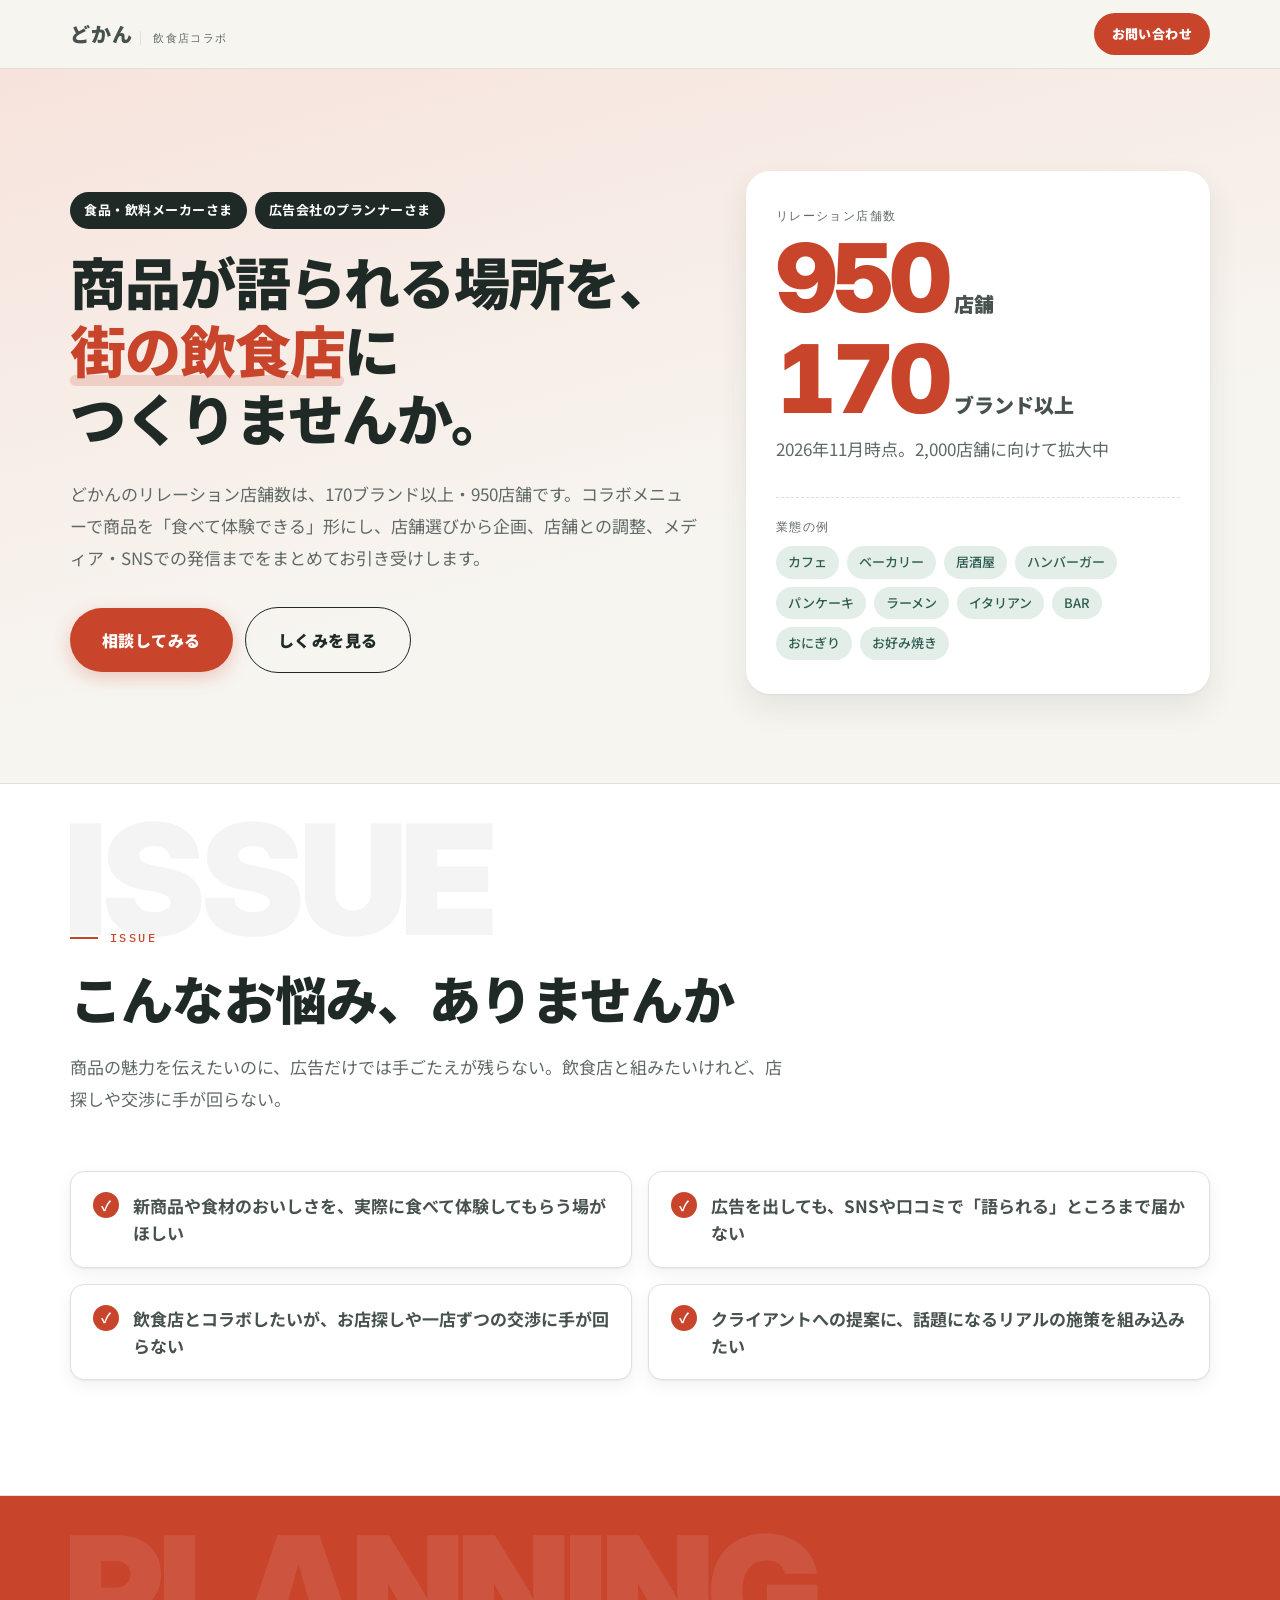
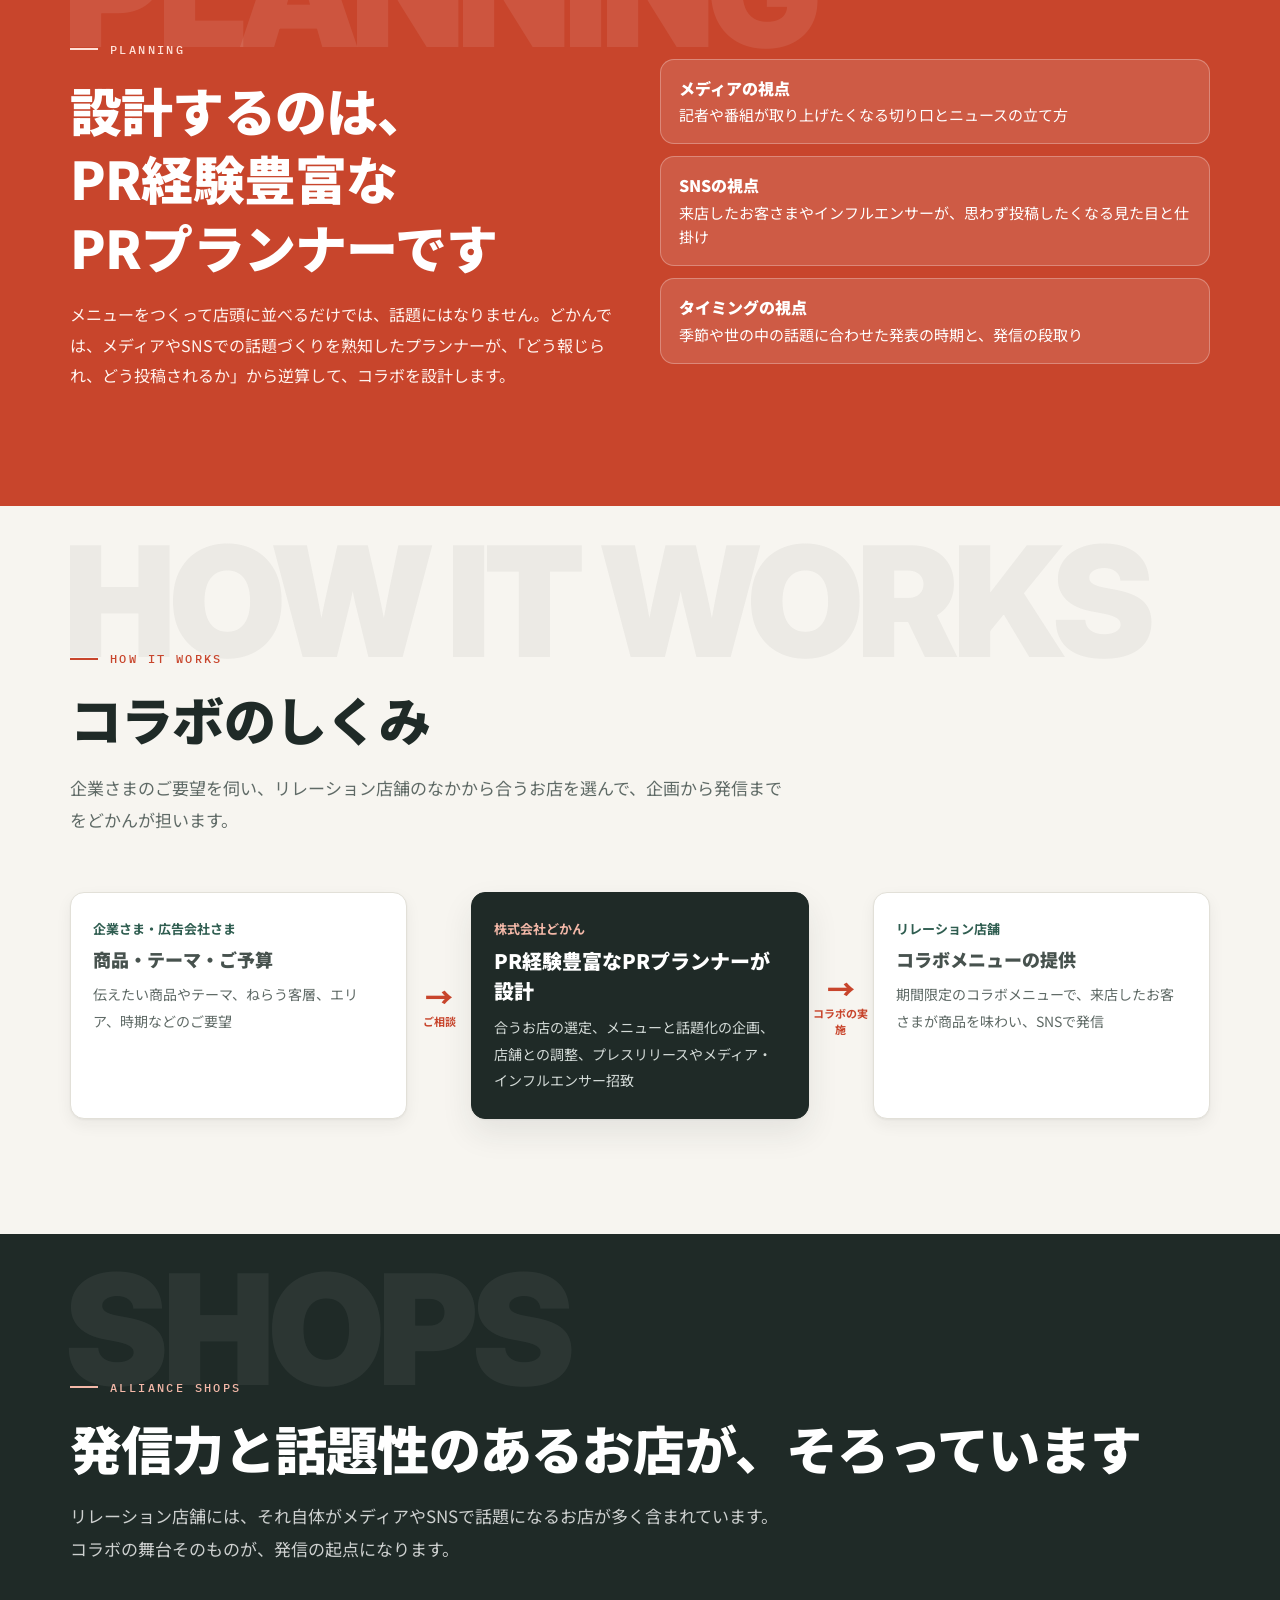
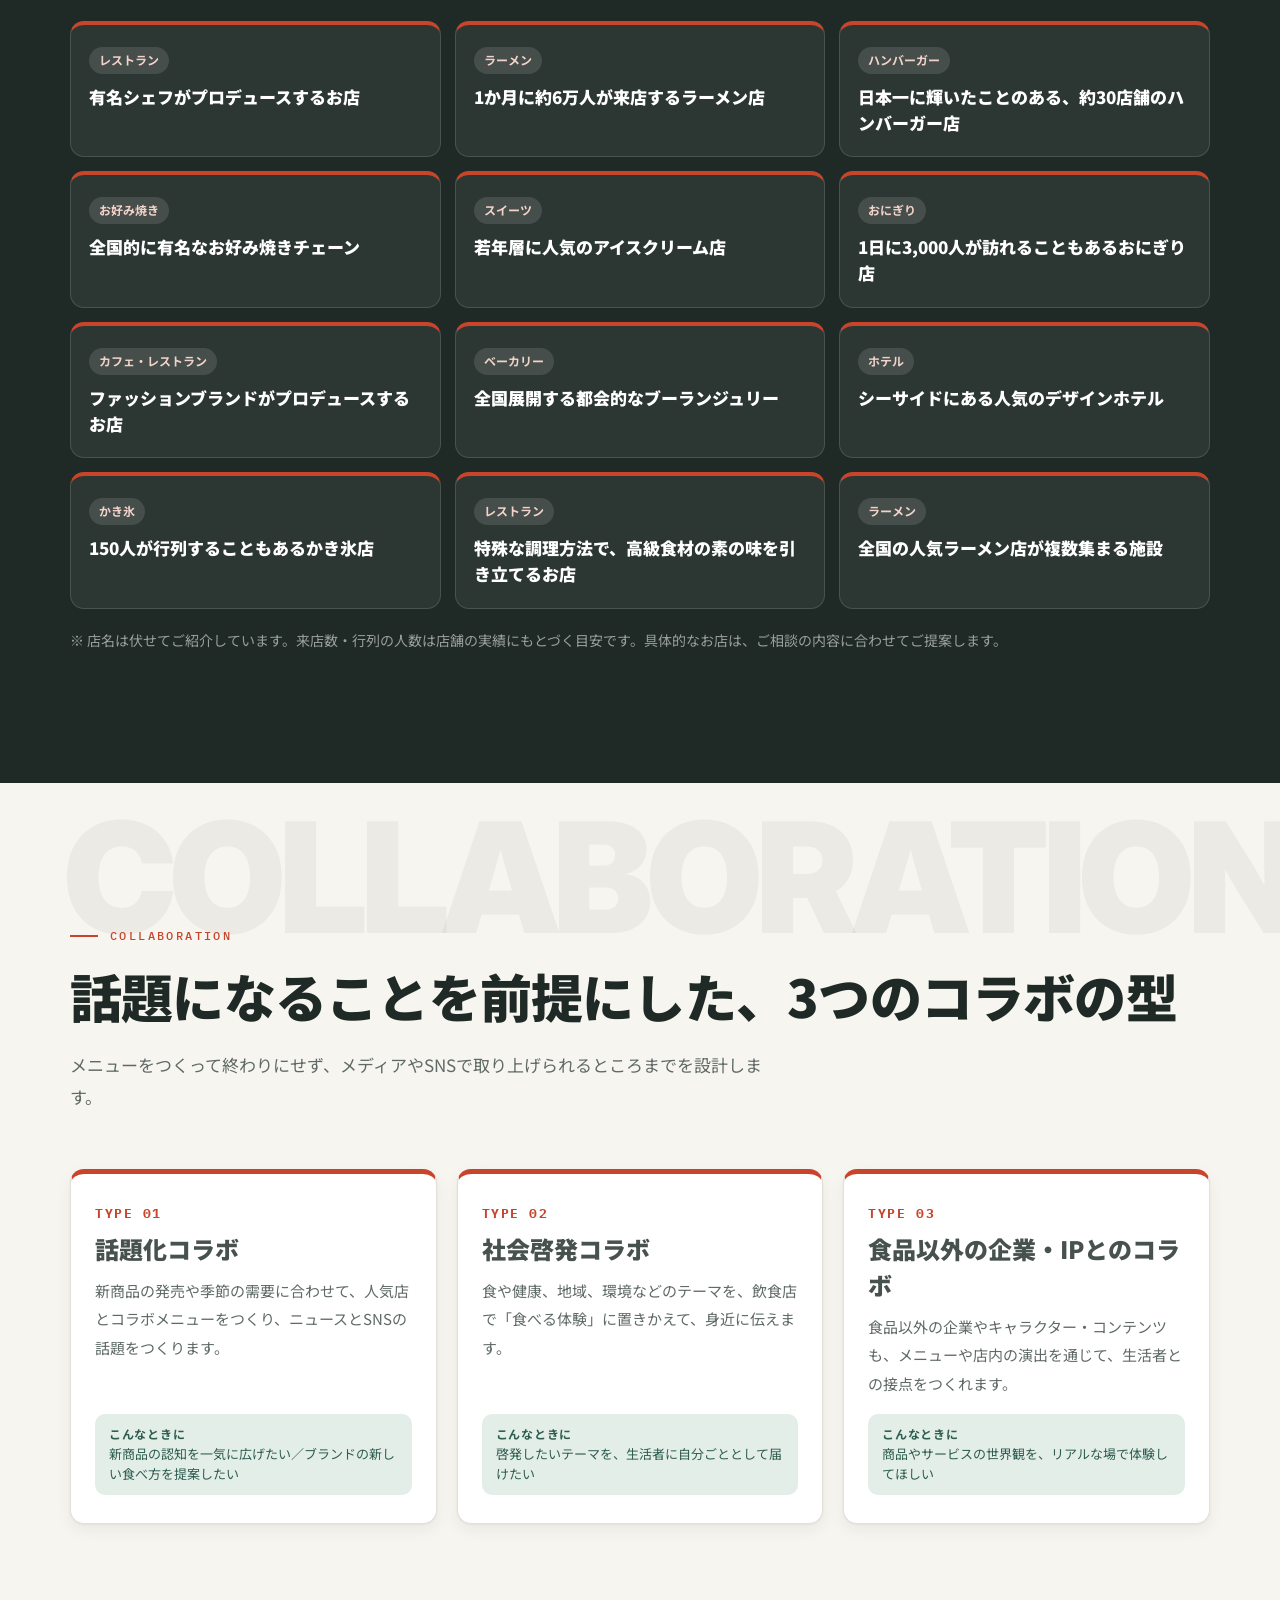
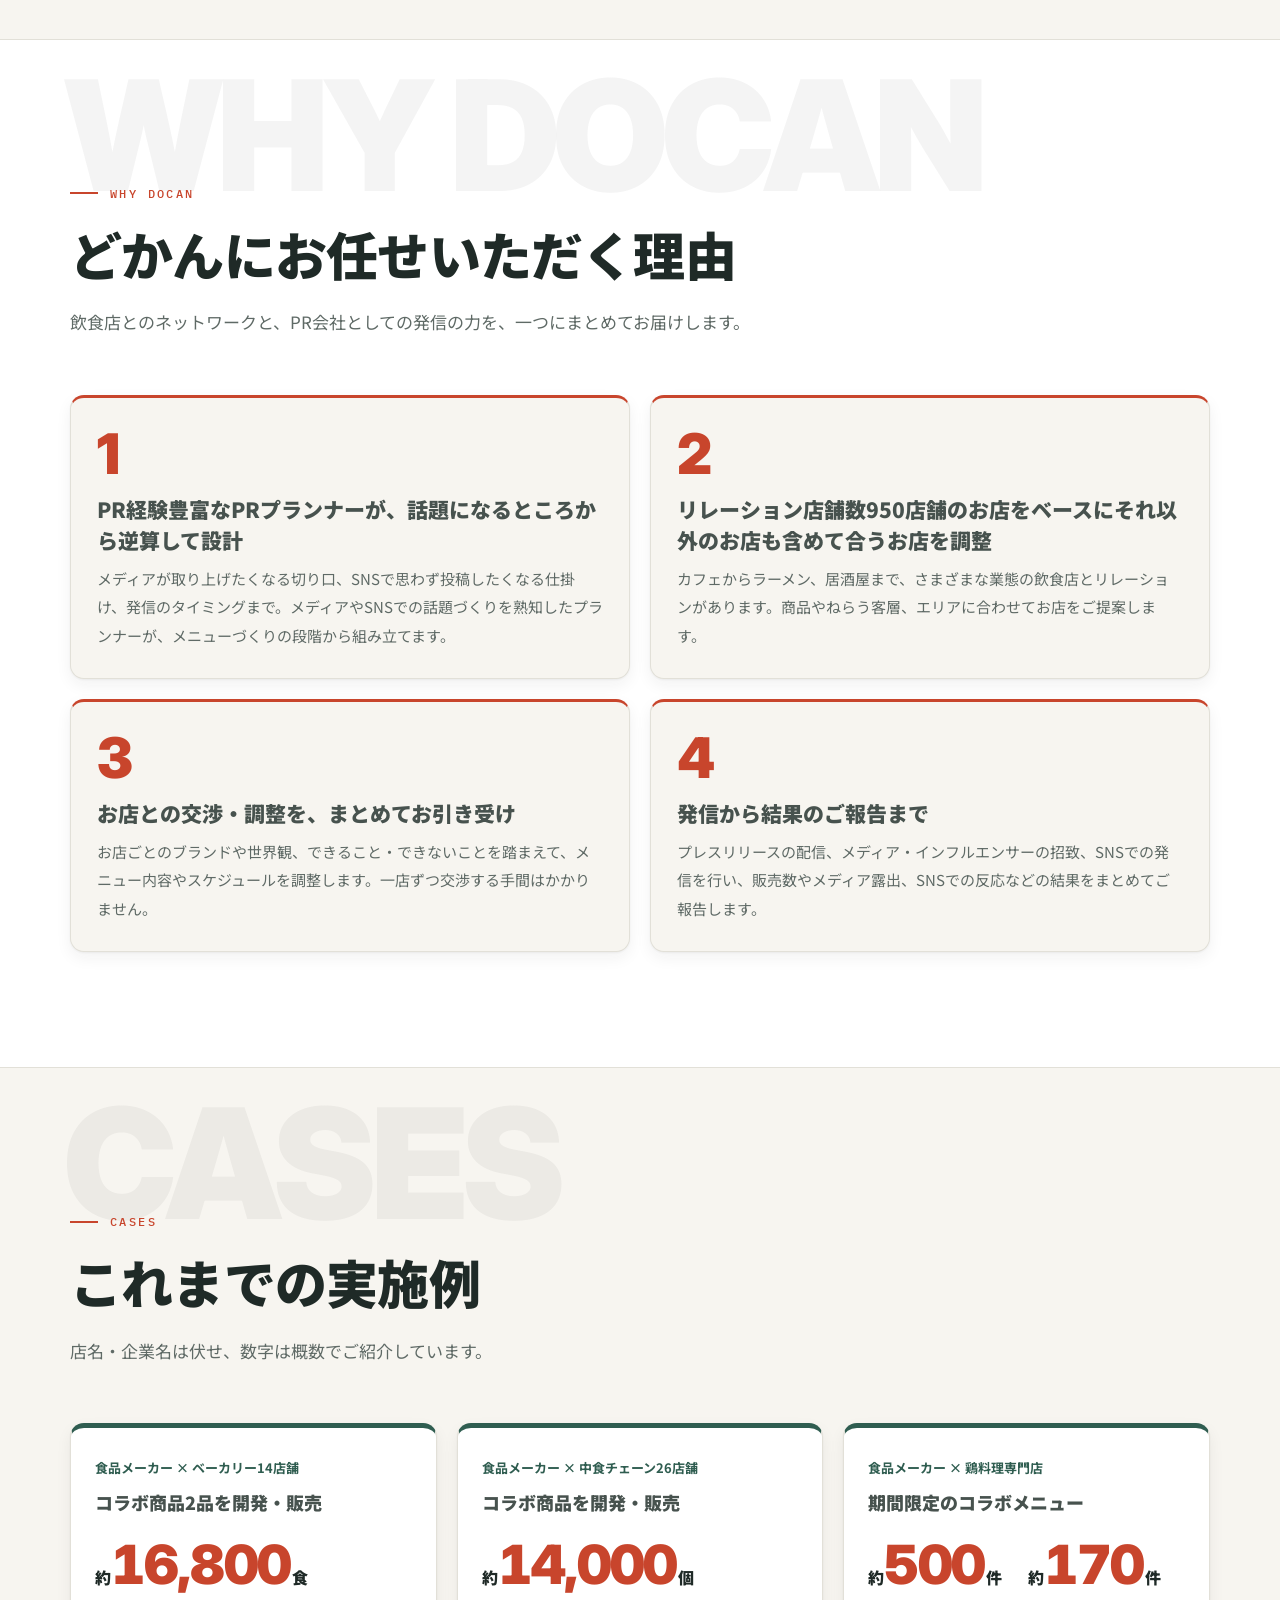
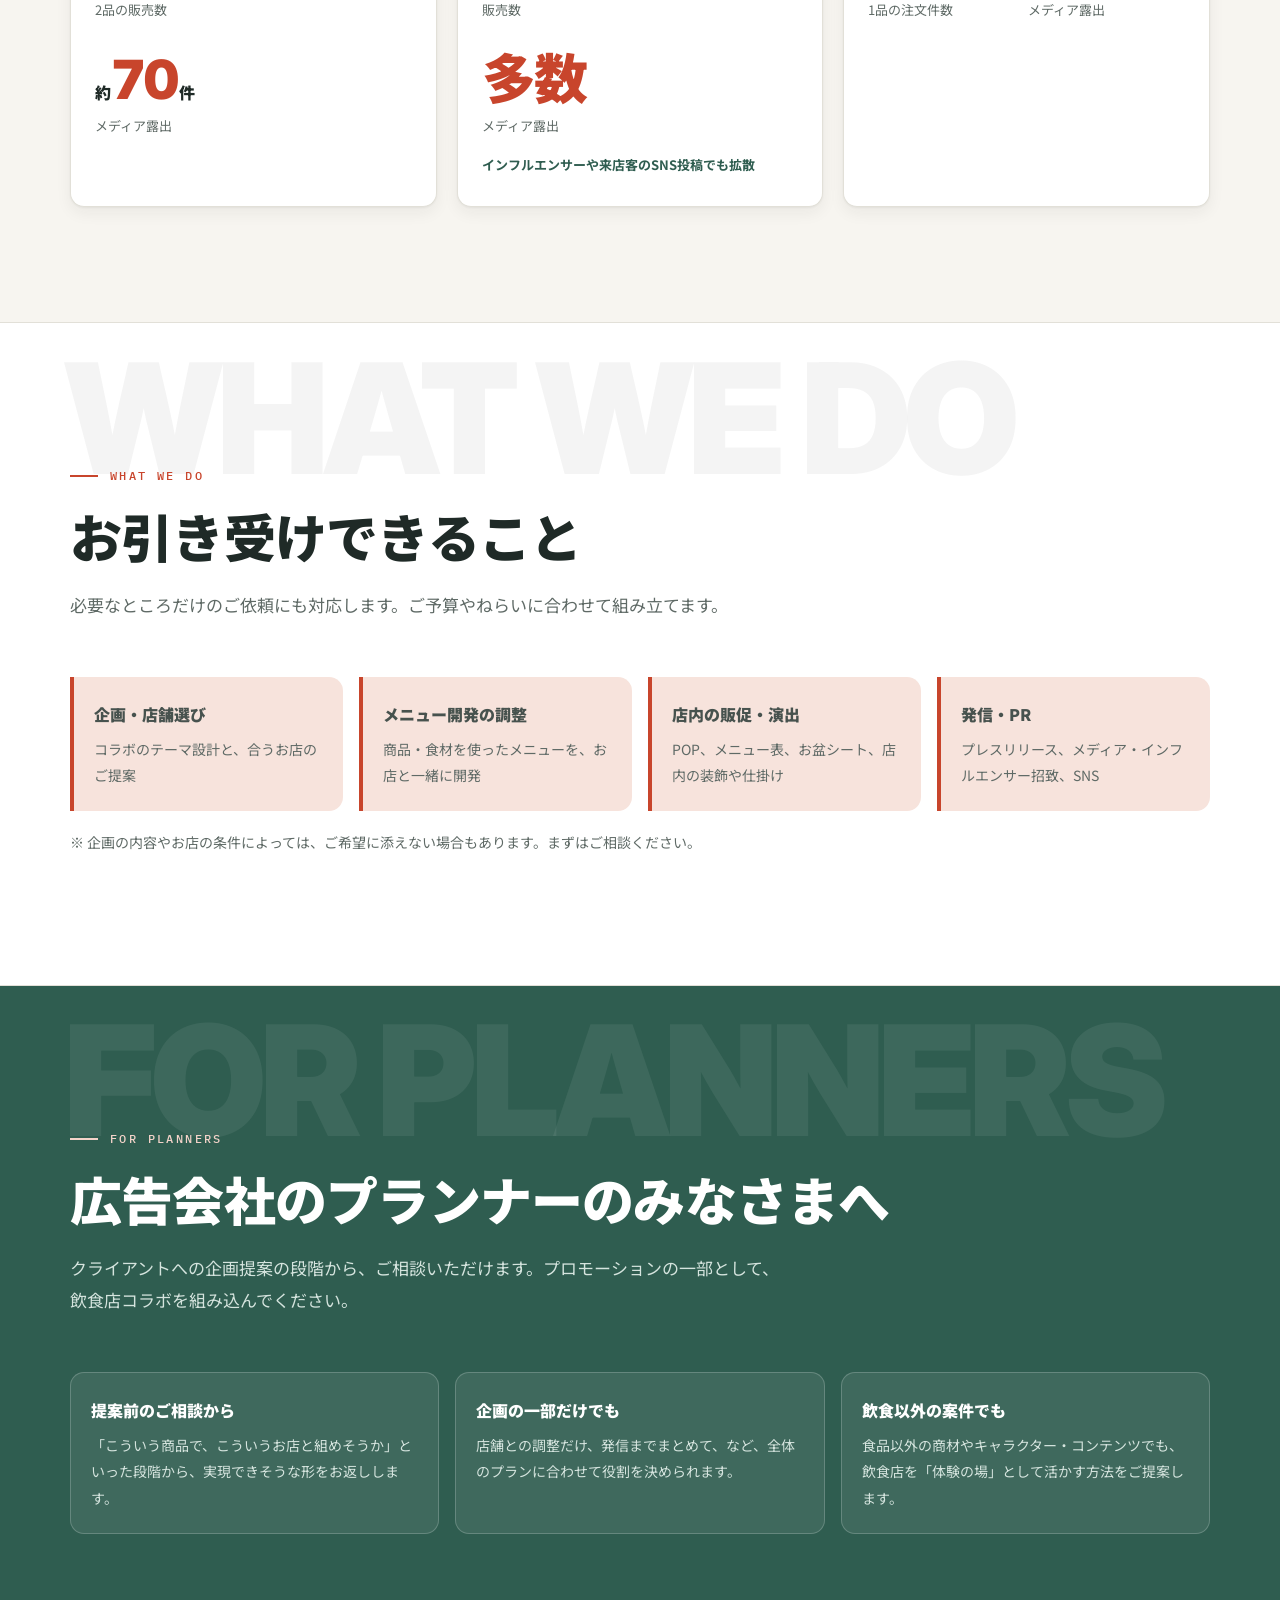
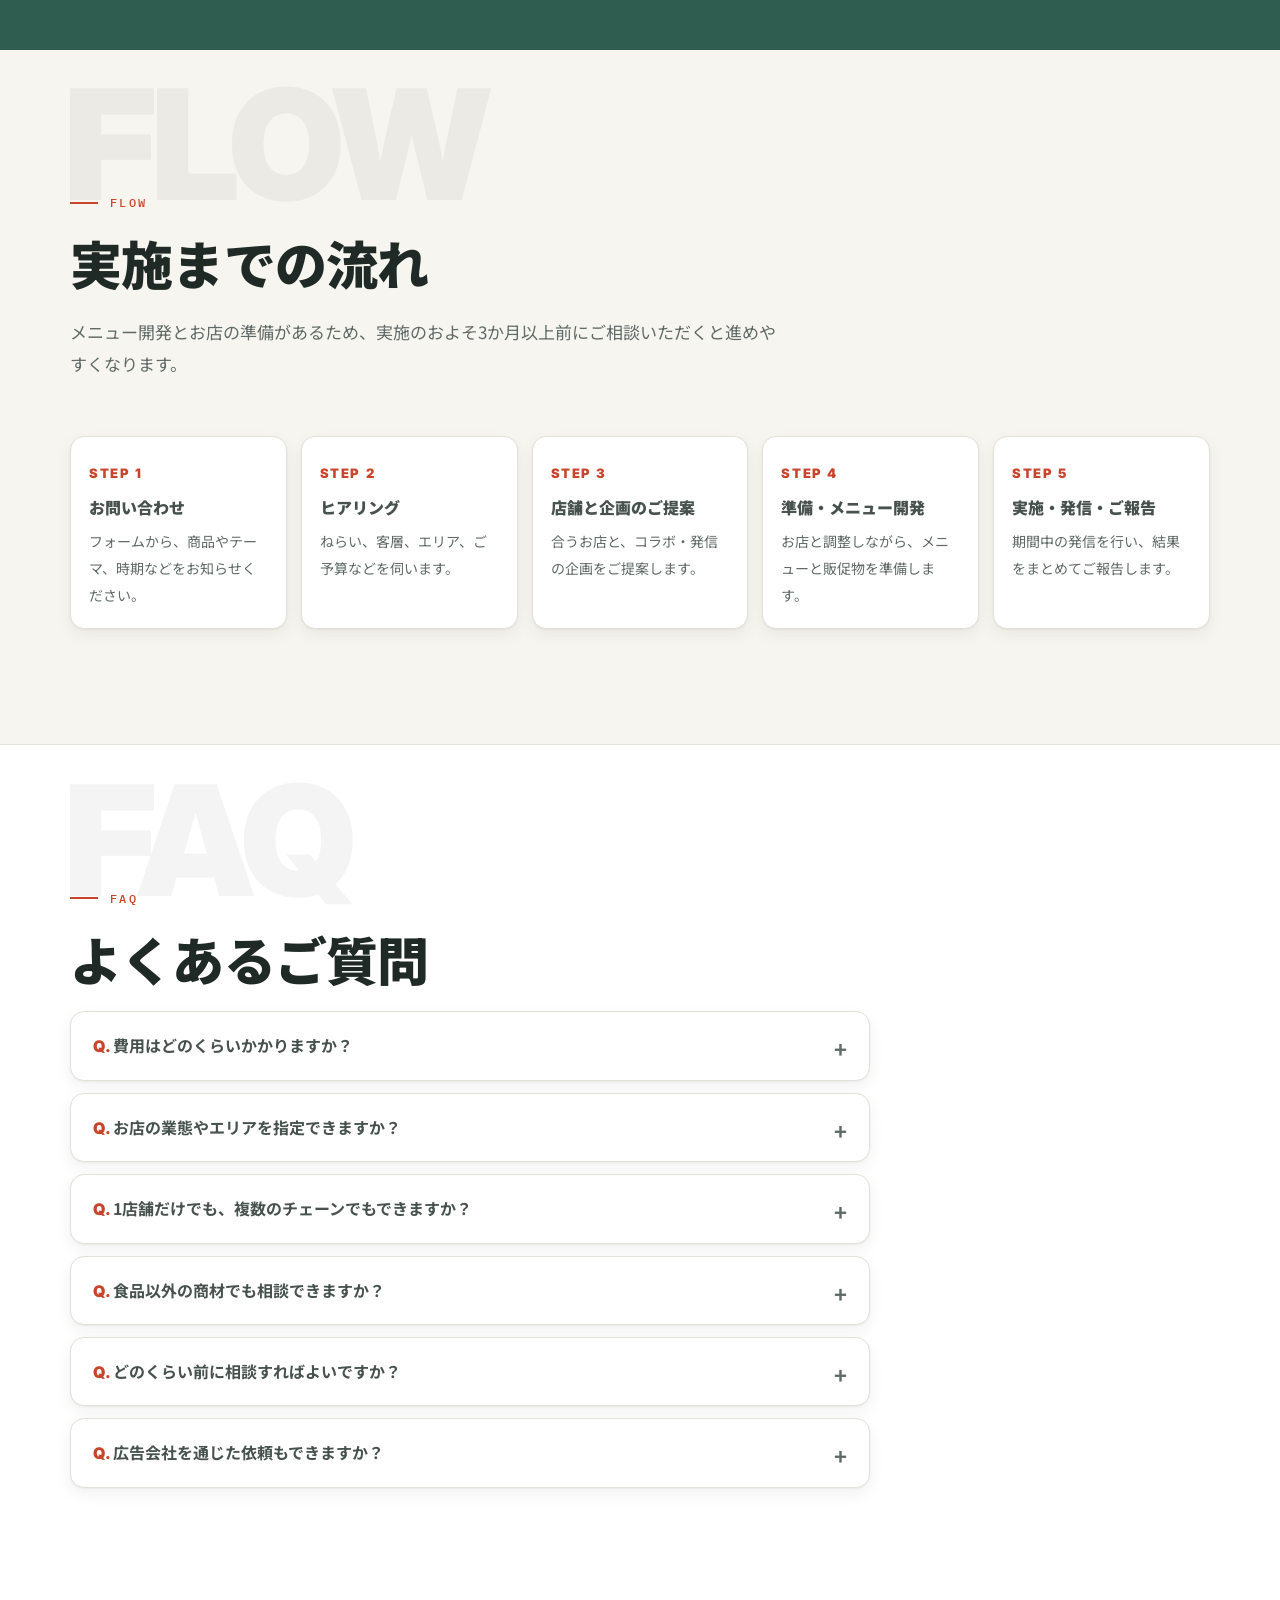
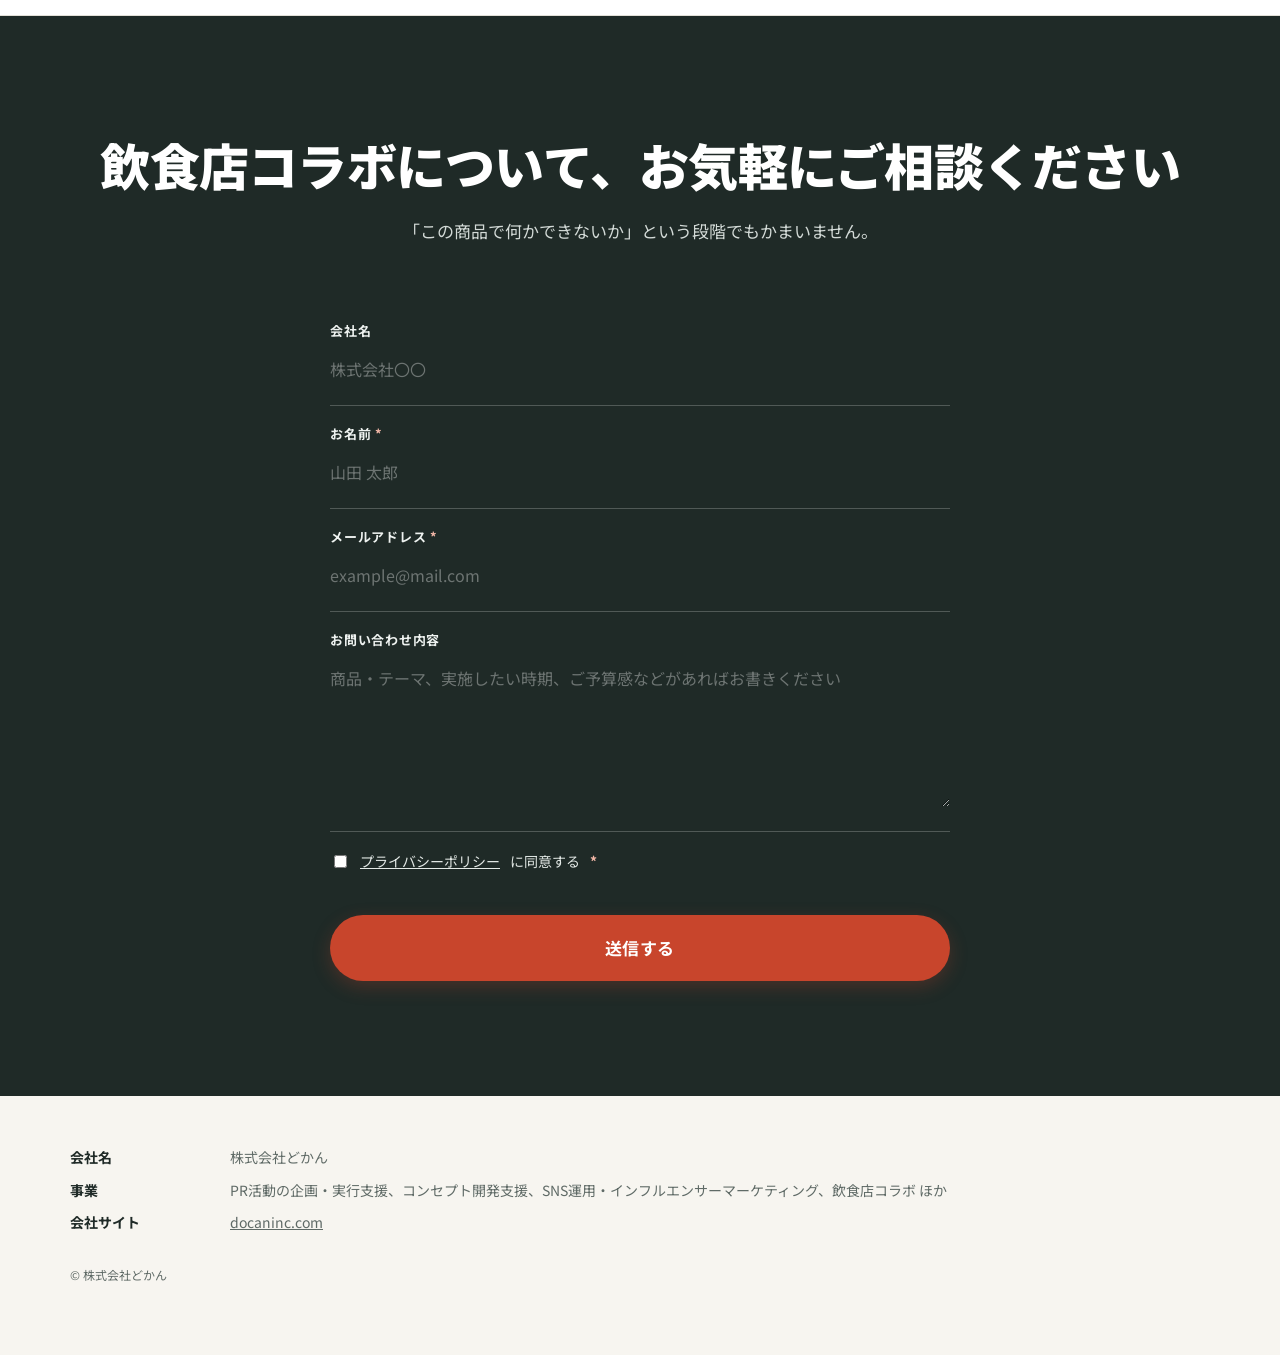
<file: collabo/partner/index.html>
<!doctype html>
<html lang="ja">
<head>
<meta charset="utf-8">
<meta name="viewport" content="width=device-width, initial-scale=1">
<title>飲食店コラボのご案内（企業・広告会社のみなさまへ）｜株式会社どかん</title>
<meta name="robots" content="noindex, nofollow, noarchive">
<meta name="description" content="リレーション店舗数950店舗（170ブランド以上）の飲食店ネットワークで、話題になるコラボメニューを。PR経験豊富で、メディアやSNSでの話題づくりを熟知したPRプランナーが、店舗選びから企画、店舗との調整、発信までを設計します。">
<meta property="og:type" content="website">
<meta property="og:site_name" content="株式会社どかん">
<meta property="og:title" content="飲食店コラボのご案内（企業・広告会社のみなさまへ）｜株式会社どかん">
<meta property="og:description" content="リレーション店舗数950店舗（170ブランド以上）の飲食店ネットワークで、話題になるコラボメニューを。PR経験豊富なPRプランナーが、企画から発信まで設計します。">
<meta property="og:url" content="https://www.docaninc.com/collabo/partner/">
<meta property="og:image" content="https://www.docaninc.com/collabo/partner/ogp.png">
<meta property="og:image:width" content="1200">
<meta property="og:image:height" content="630">
<meta property="og:image:alt" content="商品が語られる場所を、街の飲食店につくりませんか。リレーション店舗数950店舗（170ブランド以上）。PR経験豊富なPRプランナーが、話題化まで設計">
<meta property="og:locale" content="ja_JP">
<meta name="twitter:card" content="summary_large_image">
<meta name="twitter:title" content="飲食店コラボのご案内（企業・広告会社のみなさまへ）｜株式会社どかん">
<meta name="twitter:description" content="リレーション店舗数950店舗（170ブランド以上）の飲食店ネットワークで、話題になるコラボメニューを。PR経験豊富なPRプランナーが設計します。">
<meta name="twitter:image" content="https://www.docaninc.com/collabo/partner/ogp.png">
<link rel="icon" href="/favicon.ico" sizes="any">
<link rel="icon" href="/favicon.png" type="image/png">
<link rel="apple-touch-icon" href="/apple-touch-icon.png">
<!-- Google tag (gtag.js)：本体サイトと同じ計測ID -->
<!-- 自分の閲覧の除外：?notrack=1 を一度開いたブラウザでは GA4・Clarity を動かさない（?notrack=0 で解除）。印はそのブラウザの localStorage にだけ残す -->
<script>
  (function () {
    var key = "docan_notrack", m = location.search.match(/[?&]notrack=([01])(&|$)/), off = false;
    try {
      if (m) { if (m[1] === "1") localStorage.setItem(key, "1"); else localStorage.removeItem(key); }
      off = localStorage.getItem(key) === "1";
    } catch (e) { off = !!(m && m[1] === "1"); }
    window.docanNoTrack = off;
    if (off) window["ga-disable-G-6XGNHTK50G"] = true;
    if (m) document.addEventListener("DOMContentLoaded", function () {
      var d = document.createElement("div");
      d.textContent = off ? "このブラウザの閲覧は計測（GA4・Clarity）から除外されています" : "このブラウザの閲覧を計測に戻しました";
      d.style.cssText = "position:fixed;left:50%;bottom:24px;transform:translateX(-50%);z-index:99999;background:#111;color:#fff;padding:12px 18px;border-radius:8px;font-size:14px;line-height:1.5;max-width:calc(100% - 32px);box-shadow:0 4px 16px rgba(0,0,0,.25)";
      document.body.appendChild(d);
      setTimeout(function () { d.remove(); }, 6000);
    });
  })();
</script>
<script async src="https://www.googletagmanager.com/gtag/js?id=G-6XGNHTK50G"></script>
<script>
  window.dataLayer = window.dataLayer || [];
  function gtag(){dataLayer.push(arguments);}
  gtag('js', new Date());
  gtag('config', 'G-6XGNHTK50G');
</script>
<link rel="preconnect" href="https://fonts.googleapis.com">
<link rel="preconnect" href="https://fonts.gstatic.com" crossorigin>
<link href="https://fonts.googleapis.com/css2?family=Inter:wght@800;900&family=IBM+Plex+Mono:wght@400;500&family=Noto+Sans+JP:wght@400;500;700;900&display=swap" rel="stylesheet">
<style>
  :root {
    --bg: #f7f5f0;
    --surface: #ffffff;
    --ink: #1f2a27;
    --muted: #5f6a66;
    --line: #e2e0d8;
    --accent: #c8452c;
    --accent-ink: #ffffff;
    --accent-soft: #f7e3dc;
    --sub: #2f5d50;
    --sub-soft: #e3eee9;
    --radius: 14px;
    --max: 1080px;
  }
  * { box-sizing: border-box; }
  html { scroll-behavior: smooth; }
  body {
    margin: 0;
    background: var(--bg);
    color: var(--ink);
    font-family: "Noto Sans JP", "Hiragino Sans", "Yu Gothic", sans-serif;
    line-height: 1.8;
    font-size: 16px;
    -webkit-font-smoothing: antialiased;
  }
  a { color: inherit; }
  .wrap { max-width: var(--max); margin: 0 auto; padding: 0 20px; }
  section { padding: 80px 0; }
  h2 {
    font-size: clamp(22px, 3.2vw, 32px);
    line-height: 1.45;
    margin: 0 0 12px;
    font-weight: 900;
    letter-spacing: 0.02em;
  }
  .lead { color: var(--muted); margin: 0 0 36px; max-width: 760px; }
  .eyebrow {
    display: inline-block;
    font-size: 13px;
    font-weight: 700;
    color: var(--accent);
    letter-spacing: 0.12em;
    margin-bottom: 8px;
  }
  .nw { display: inline-block; }
  .band { background: var(--surface); border-top: 1px solid var(--line); border-bottom: 1px solid var(--line); }

  /* header */
  header.top {
    position: sticky; top: 0; z-index: 10;
    background: rgba(247, 245, 240, 0.92);
    backdrop-filter: blur(8px);
    border-bottom: 1px solid var(--line);
  }
  header.top .wrap { display: flex; align-items: center; justify-content: space-between; height: 60px; }
  .logo { font-weight: 900; font-size: 18px; letter-spacing: 0.04em; text-decoration: none; }
  .logo small { font-weight: 500; font-size: 12px; color: var(--muted); margin-left: 8px; }
  .btn {
    display: inline-flex; align-items: center; justify-content: center; gap: 8px;
    background: var(--accent); color: var(--accent-ink);
    font-weight: 700; text-decoration: none;
    padding: 14px 28px; border-radius: 999px;
    transition: transform .15s ease, box-shadow .15s ease;
    box-shadow: 0 6px 18px rgba(200, 69, 44, 0.25);
  }
  .btn:hover { transform: translateY(-1px); box-shadow: 0 10px 24px rgba(200, 69, 44, 0.3); }
  .btn.small { padding: 9px 18px; font-size: 14px; box-shadow: none; }
  .btn.ghost { background: transparent; color: var(--ink); border: 1.5px solid var(--ink); box-shadow: none; }

  /* hero */
  .hero { padding: 80px 0 72px; }
  .hero-grid { display: grid; grid-template-columns: 1.15fr 0.85fr; gap: 48px; align-items: center; }
  .hero h1 {
    font-size: clamp(26px, 3.8vw, 44px);
    line-height: 1.38;
    margin: 0 0 22px;
    font-weight: 900;
    letter-spacing: 0.01em;
  }
  .hero h1 em { font-style: normal; color: var(--accent); }
  .hero p { font-size: 17px; color: var(--muted); margin: 0 0 32px; }
  .hero-actions { display: flex; flex-wrap: wrap; gap: 12px; align-items: center; }
  .for-whom { display: flex; flex-wrap: wrap; gap: 8px; margin: 0 0 18px; }
  .for-whom span { font-size: 13px; font-weight: 700; background: var(--ink); color: #fff; padding: 4px 12px; border-radius: 6px; }
  .stat-card {
    background: var(--surface);
    border: 1px solid var(--line);
    border-radius: 20px;
    padding: 32px 28px;
    box-shadow: 0 20px 40px rgba(31, 42, 39, 0.06);
  }
  .stat-card .label { font-size: 13px; color: var(--muted); font-weight: 700; }
  .stat-row { display: flex; align-items: baseline; gap: 6px; margin: 4px 0 6px; flex-wrap: wrap; }
  .stat-row b { font-size: 52px; font-weight: 900; line-height: 1.1; color: var(--accent); font-variant-numeric: tabular-nums; }
  .stat-row span { font-size: 18px; font-weight: 700; margin-right: 12px; }
  .stat-note { margin: 0 0 16px; font-size: 13px; color: var(--muted); }
  .stat-card hr { border: 0; border-top: 1px dashed var(--line); margin: 6px 0 18px; }
  .tags { display: flex; flex-wrap: wrap; gap: 8px; }
  .tag {
    font-size: 13px; font-weight: 500;
    background: var(--sub-soft); color: var(--sub);
    padding: 4px 12px; border-radius: 999px;
  }

  /* worries */
  .worry-grid { display: grid; grid-template-columns: repeat(2, 1fr); gap: 16px; }
  .worry {
    display: flex; gap: 14px; align-items: flex-start;
    background: var(--bg); border: 1px solid var(--line); border-radius: var(--radius);
    padding: 20px 22px; font-weight: 700; line-height: 1.6;
  }
  .worry::before { content: "✓"; flex: none; width: 26px; height: 26px; border-radius: 50%; display: grid; place-items: center; background: var(--accent); color: #fff; font-size: 14px; }
  .worry-answer { margin: 32px 0 0; padding: 24px 26px; border-radius: var(--radius); background: var(--ink); color: #fff; font-size: 17px; font-weight: 700; line-height: 1.7; }
  .worry-answer em { font-style: normal; color: #f3b8a8; }

  /* hero planner */
  .hero p.hero-planner { margin: 0 0 14px; padding: 12px 16px; border-left: 4px solid var(--accent); background: var(--accent-soft); color: var(--ink); font-size: 16px; line-height: 1.7; border-radius: 0 10px 10px 0; }
  .hero p.hero-planner b { font-weight: 900; }

  /* designer */
  .designer { background: var(--accent); color: #fff; }
  .designer .eyebrow { color: #ffe1d8; }
  .designer h2 { color: #fff; }
  .designer p { margin: 0; color: #fff3ee; font-size: 16px; }
  .designer-grid { display: grid; grid-template-columns: 1fr 1fr; gap: 40px; align-items: center; }
  .designer-points { list-style: none; margin: 0; padding: 0; display: grid; gap: 12px; }
  .designer-points li { background: rgba(255,255,255,.12); border: 1px solid rgba(255,255,255,.28); border-radius: var(--radius); padding: 16px 18px; font-size: 15px; line-height: 1.6; }
  .designer-points b { display: block; font-size: 16px; margin-bottom: 2px; }

  /* how */
  .how-grid { display: grid; grid-template-columns: 1fr 64px 1fr 64px 1fr; align-items: stretch; }
  .node { background: var(--surface); border: 1px solid var(--line); border-radius: var(--radius); padding: 24px 22px; }
  .node.center { background: var(--ink); color: #fff; border-color: var(--ink); }
  .node.center p { color: #d3dad7; }
  .node.center .node-kind { color: #f3b8a8; }
  .node-kind { font-size: 13px; font-weight: 700; color: var(--sub); }
  .node h3 { margin: 4px 0 8px; font-size: 18px; line-height: 1.5; }
  .node p { margin: 0; font-size: 14px; color: var(--muted); }
  .arrow { display: flex; flex-direction: column; align-items: center; justify-content: center; gap: 4px; color: var(--accent); }
  .arrow::before { content: "→"; font-size: 28px; font-weight: 900; line-height: 1; }
  .arrow span { font-size: 11px; font-weight: 700; text-align: center; line-height: 1.4; }

  /* shops */
  .shop-grid { display: grid; grid-template-columns: repeat(3, 1fr); gap: 14px; }
  .shop { background: var(--bg); border: 1px solid var(--line); border-top: 4px solid var(--accent); border-radius: var(--radius); padding: 18px 18px 20px; }
  .shop-kind { display: inline-block; font-size: 12px; font-weight: 700; color: var(--sub); background: var(--sub-soft); padding: 2px 10px; border-radius: 999px; }
  .shop h3 { margin: 10px 0 0; font-size: 16px; line-height: 1.55; }

  /* types */
  .grid-3 { display: grid; grid-template-columns: repeat(3, 1fr); gap: 20px; }
  .type {
    border: 1px solid var(--line); border-radius: var(--radius);
    padding: 28px 24px; background: var(--surface);
    display: flex; flex-direction: column;
  }
  .type .no { font-size: 12px; font-weight: 900; letter-spacing: .12em; color: var(--accent); }
  .type h3 { margin: 4px 0 10px; font-size: 20px; line-height: 1.5; }
  .type p { margin: 0 0 16px; color: var(--muted); font-size: 15px; }
  .type .fit { margin-top: auto; font-size: 13px; color: var(--sub); background: var(--sub-soft); border-radius: 10px; padding: 10px 14px; line-height: 1.6; }
  .type .fit b { display: block; font-size: 12px; letter-spacing: .06em; }

  /* reasons */
  .reason-list { display: grid; grid-template-columns: repeat(2, 1fr); gap: 20px; }
  .reason { background: var(--bg); border: 1px solid var(--line); border-radius: var(--radius); padding: 28px 26px; }
  .reason .num { width: 40px; height: 40px; border-radius: 50%; display: grid; place-items: center; background: var(--accent); color: #fff; font-weight: 900; margin-bottom: 14px; }
  .reason h3 { margin: 0 0 8px; font-size: 19px; line-height: 1.5; }
  .reason p { margin: 0; color: var(--muted); font-size: 15px; }

  /* cases */
  .cases-grid { display: grid; grid-template-columns: repeat(3, 1fr); gap: 20px; }
  .case { background: var(--surface); border: 1px solid var(--line); border-radius: var(--radius); padding: 28px 24px; }
  .case .kind { font-size: 13px; font-weight: 700; color: var(--sub); }
  .case h3 { margin: 4px 0 18px; font-size: 18px; }
  .figs { display: flex; flex-wrap: wrap; gap: 28px; }
  .fig b { display: block; font-size: 34px; font-weight: 900; color: var(--accent); line-height: 1.2; font-variant-numeric: tabular-nums; }
  .fig b small { font-size: 16px; font-weight: 700; color: var(--ink); margin-left: 2px; }
  .fig b small.approx { margin: 0 2px 0 0; }
  .fig span { font-size: 13px; color: var(--muted); }
  .case-note { margin: 14px 0 0; font-size: 13px; font-weight: 700; color: var(--sub); }

  /* scope */
  .grid-4 { display: grid; grid-template-columns: repeat(4, 1fr); gap: 16px; }
  .scope-item { border-radius: var(--radius); padding: 22px 20px; background: var(--accent-soft); }
  .scope-item h3 { margin: 0 0 6px; font-size: 16px; }
  .scope-item p { margin: 0; font-size: 14px; color: var(--muted); }
  .note { margin-top: 18px; font-size: 14px; color: var(--muted); }

  /* planner */
  .planner { background: var(--sub); color: #fff; }
  .planner h2 { color: #fff; }
  .planner .eyebrow { color: #f3d3c9; }
  .planner .lead { color: #d5e4de; }
  .planner-grid { display: grid; grid-template-columns: repeat(3, 1fr); gap: 16px; }
  .planner-item { background: rgba(255,255,255,.08); border: 1px solid rgba(255,255,255,.2); border-radius: var(--radius); padding: 22px 20px; }
  .planner-item h3 { margin: 0 0 6px; font-size: 16px; }
  .planner-item p { margin: 0; font-size: 14px; color: #d5e4de; }

  /* flow */
  .flow { list-style: none; margin: 0; padding: 0; display: grid; grid-template-columns: repeat(5, 1fr); gap: 14px; counter-reset: step; }
  .flow li { position: relative; background: var(--surface); border: 1px solid var(--line); border-radius: var(--radius); padding: 24px 18px 20px; }
  .flow li::before {
    counter-increment: step; content: "STEP " counter(step);
    display: block; font-size: 12px; font-weight: 900; letter-spacing: 0.1em; color: var(--accent); margin-bottom: 6px;
  }
  .flow h3 { margin: 0 0 6px; font-size: 16px; }
  .flow p { margin: 0; font-size: 14px; color: var(--muted); }

  /* faq */
  .faq { max-width: 800px; }
  details { background: var(--surface); border: 1px solid var(--line); border-radius: var(--radius); padding: 18px 22px; margin-bottom: 12px; }
  summary { cursor: pointer; font-weight: 700; list-style: none; position: relative; padding-right: 28px; }
  summary::-webkit-details-marker { display: none; }
  summary::before { content: "Q. "; color: var(--accent); }
  summary::after { content: "+"; position: absolute; right: 0; top: -2px; font-size: 22px; color: var(--muted); }
  details[open] summary::after { content: "−"; }
  details p { margin: 12px 0 0; color: var(--muted); font-size: 15px; }

  /* cta */
  .cta { background: var(--ink); color: #fff; text-align: center; }
  .cta h2 { color: #fff; }
  .cta .lead { color: #d3dad7; margin-left: auto; margin-right: auto; }
  .cta-sub { margin-top: 18px; font-size: 14px; color: #d3dad7; }
  .lp-form { max-width: 620px; margin: 8px auto 0; text-align: left; }
  .lp-form label { display: block; padding: 16px 0; border-bottom: 1px solid rgba(255,255,255,.22); }
  .lp-form label > span { display: block; margin-bottom: 6px; font-size: 13px; font-weight: 700; letter-spacing: .06em; color: #eef2f0; }
  .lp-form b { color: #f3b8a8; }
  .lp-form input[type=text], .lp-form input[type=email], .lp-form textarea {
    width: 100%; padding: 6px 0; border: 0; outline: 0; background: transparent; color: #fff; font: inherit; font-size: 16px; line-height: 1.7; resize: vertical;
  }
  .lp-form input::placeholder, .lp-form textarea::placeholder { color: rgba(255,255,255,.35); }
  .lp-form label:focus-within { border-color: #fff; }
  .lp-form .consent { display: flex; align-items: center; gap: 10px; border-bottom: 0; font-size: 14px; color: #e3e9e6; }
  .lp-form .consent input { width: auto; accent-color: #fff; }
  .lp-form .consent a { text-decoration: underline; }
  .lp-form .btn { display: flex; width: 100%; margin-top: 24px; border: 0; cursor: pointer; font: inherit; font-weight: 700; font-size: 17px; }

  footer { padding: 48px 0 56px; font-size: 14px; color: var(--muted); }
  .company { display: grid; grid-template-columns: 140px 1fr; gap: 6px 20px; margin: 0; }
  .company dt { font-weight: 700; color: var(--ink); }
  .company dd { margin: 0; }
  .copy { margin-top: 28px; font-size: 12px; }

  @media (max-width: 900px) {
    section { padding: 60px 0; }
    .hero { padding: 48px 0; }
    .hero-grid, .grid-3, .cases-grid, .planner-grid, .designer-grid { grid-template-columns: 1fr; }
    .how-grid { grid-template-columns: 1fr; }
    .arrow { flex-direction: row; padding: 10px 0; }
    .arrow::before { content: "↓"; }
    .grid-4, .shop-grid { grid-template-columns: repeat(2, 1fr); }
    .flow { grid-template-columns: repeat(2, 1fr); }
    .logo small { display: none; }
  }
  @media (max-width: 600px) {
    body { font-size: 15px; }
    .wrap { padding: 0 16px; }
    .worry-grid, .reason-list, .grid-4, .flow { grid-template-columns: 1fr; }
    .stat-row b { font-size: 44px; }
    .company { grid-template-columns: 1fr; }
    .company dt { margin-top: 8px; }
    .hero-actions .btn { width: 100%; }
    header.top .btn.small { padding: 8px 14px; }
  }

  /* ============================================================
     強調レイヤー（PRエンジニアリングLPのデザイン手法を参考）
     上のスタイルに重ねるだけ。文言・HTML構造は変えていない。
     1. 見出しを極太（900）で大きく、本文は細いまま → メリハリ
     2. セクション名を巨大な背景文字（ゴースト）として敷く
     3. 小ラベルは等幅フォントで字間を広く
     4. 数字を主役サイズまで拡大
     5. 節目のセクションをベタ面（濃色）にして白抜き
     ============================================================ */
  :root {
    --f-impact: "Noto Sans JP", "Hiragino Sans", "Yu Gothic", sans-serif;
    --f-en: "Inter", "Noto Sans JP", sans-serif;
    --f-mono: "IBM Plex Mono", ui-monospace, Menlo, monospace;
    --deep: #1f2a27;
    --ghost-ink: rgba(31, 42, 39, .05);
    --shadow-sm: 0 1px 2px rgba(31,42,39,.05), 0 6px 16px rgba(31,42,39,.06);
    --shadow: 0 1px 2px rgba(31,42,39,.05), 0 14px 32px rgba(31,42,39,.09);
    --max: 1180px;
  }
  body { color: #47524e; line-height: 1.9; }

  /* 1. 見出し */
  h1, h2 { font-family: var(--f-impact); font-weight: 900; letter-spacing: -.015em; color: var(--ink); }
  h2 { font-size: clamp(29px, 4.6vw, 52px); line-height: 1.32; margin-bottom: 18px; }
  h3 { font-weight: 700; }
  .lead { font-size: clamp(15px, 1.4vw, 17px); max-width: 42em; margin-bottom: clamp(36px, 4.4vw, 56px); }
  section { padding: clamp(72px, 9vw, 120px) 0; }

  /* 2. ゴースト文字（各セクションの英字ラベルをそのまま大きく敷く） */
  section:not(.hero) { position: relative; overflow: hidden; }
  section:not(.hero) > .wrap { position: relative; }
  section:not(.hero):not(.cta) > .wrap { padding-top: clamp(30px, 4.6vw, 64px); }
  section:not(.hero):not(.cta) { padding-top: clamp(48px, 6vw, 84px); }
  section:not(.hero):not(.cta) > .wrap::before {
    content: var(--ghost, "");
    position: absolute; left: 14px; top: 0; transform: translateY(-38%);
    font-family: var(--f-en); font-weight: 900;
    font-size: clamp(56px, 12vw, 164px); line-height: 1; letter-spacing: -.04em;
    color: var(--ghost-ink); white-space: nowrap; pointer-events: none; z-index: 0;
  }
  section > .wrap > *, .designer-grid > * { position: relative; z-index: 1; }
  #worry    { --ghost: "ISSUE"; }
  #designer { --ghost: "PLANNING"; }
  #how      { --ghost: "HOW IT WORKS"; }
  #shops    { --ghost: "SHOPS"; }
  #types    { --ghost: "COLLABORATION"; }
  #reasons  { --ghost: "WHY DOCAN"; }
  #cases    { --ghost: "CASES"; }
  #scope    { --ghost: "WHAT WE DO"; }
  #planner  { --ghost: "FOR PLANNERS"; }
  #flow     { --ghost: "FLOW"; }
  #faq      { --ghost: "FAQ"; }

  /* 3. 小ラベル */
  .eyebrow { font-family: var(--f-mono); font-weight: 500; font-size: 12px; letter-spacing: .2em; margin-bottom: 14px; }
  .eyebrow::before { content: ""; display: inline-block; width: 28px; height: 2px; background: currentColor; vertical-align: middle; margin: -3px 12px 0 0; }
  .type .no { font-family: var(--f-mono); font-size: 13px; }

  /* ヘッダー・ボタン */
  header.top .wrap { height: 68px; }
  .logo { font-family: var(--f-impact); font-size: 20px; }
  .logo small { font-family: var(--f-mono); font-size: 11px; letter-spacing: .12em; padding-left: 12px; border-left: 1px solid var(--line); }
  .btn { font-family: var(--f-impact); font-weight: 900; letter-spacing: .03em; padding: 17px 32px; }
  .btn.small { font-size: 13px; padding: 9px 18px; }

  /* ヒーロー */
  .hero { padding: clamp(64px, 8vw, 112px) 0 clamp(64px, 7vw, 96px); background: linear-gradient(165deg, #f7e3dc 0%, var(--bg) 62%); }
  .hero h1 { font-size: clamp(32px, 4.5vw, 56px); line-height: 1.22; letter-spacing: -.02em; margin-bottom: 26px; }
  .hero h1 em { position: relative; z-index: 0; }
  .hero h1 em::after { content: ""; position: absolute; left: 0; right: 0; bottom: .05em; height: .2em; background: var(--accent); opacity: .18; border-radius: 999px; z-index: -1; }
  .for-whom span { font-family: var(--f-impact); font-weight: 700; letter-spacing: .04em; padding: 6px 14px; border-radius: 999px; }
  .hero p.hero-planner { font-size: clamp(16px, 1.5vw, 18px); padding: 14px 18px; border-left-width: 5px; }
  .hero p.hero-planner b { font-family: var(--f-impact); }
  .stat-card { border-radius: 24px; padding: 34px 30px; box-shadow: var(--shadow); border: 0; }
  .stat-card .label { font-family: var(--f-mono); font-weight: 500; font-size: 11.5px; letter-spacing: .12em; }

  /* 4. 数字を主役に */
  .stat-row b { font-family: var(--f-en); font-weight: 900; font-size: clamp(64px, 7.4vw, 96px); line-height: 1; letter-spacing: -.04em; }
  .stat-row span { font-family: var(--f-impact); font-weight: 900; font-size: 20px; }
  .fig b { font-family: var(--f-en); font-weight: 900; font-size: clamp(40px, 4.4vw, 54px); letter-spacing: -.035em; line-height: 1.05; }
  .fig b small { font-family: var(--f-impact); font-weight: 900; }
  .reason .num { width: auto; height: auto; background: none; border-radius: 0; color: var(--accent); font-family: var(--f-en); font-weight: 900; font-size: 56px; line-height: 1; letter-spacing: -.04em; margin-bottom: 12px; display: block; }
  .flow li::before { font-family: var(--f-en); font-size: 13px; letter-spacing: .12em; }

  /* カード：影と上辺のアクセントでメリハリ */
  .worry, .node, .type, .reason, .case, .flow li, details { box-shadow: var(--shadow-sm); }
  .worry { font-family: var(--f-impact); font-size: 17px; background: var(--surface); }
  .worry-answer { font-family: var(--f-impact); font-weight: 900; font-size: clamp(17px, 1.9vw, 22px); padding: 28px 30px; border-radius: 18px; }
  .type { border-top: 5px solid var(--accent); }
  .type h3 { font-family: var(--f-impact); font-weight: 900; font-size: clamp(20px, 2vw, 24px); }
  .reason { border-top: 3px solid var(--accent); }
  .reason h3, .case h3, .node h3, .flow h3, .scope-item h3, .planner-item h3 { font-family: var(--f-impact); font-weight: 900; }
  .reason h3 { font-size: clamp(18px, 1.8vw, 21px); }
  .case { border-top: 5px solid var(--sub); }
  .node.center { box-shadow: var(--shadow); }
  .node.center h3 { font-size: 20px; }
  .scope-item { border-left: 4px solid var(--accent); border-radius: 0 var(--radius) var(--radius) 0; }
  summary { font-family: var(--f-impact); font-size: 16px; }
  summary::before { font-family: var(--f-en); font-weight: 900; }

  /* 5. ベタ面：お店のセクションを濃色にして白抜き */
  #shops { background: var(--deep); color: rgba(255,255,255,.82); border: 0; --ghost-ink: rgba(255,255,255,.06); }
  #shops h2 { color: #fff; }
  #shops .lead { color: rgba(255,255,255,.78); }
  #shops .eyebrow { color: #f3b8a8; }
  #shops .shop { background: rgba(255,255,255,.06); border: 1px solid rgba(255,255,255,.14); border-top: 4px solid var(--accent); box-shadow: none; }
  #shops .shop h3 { color: #fff; font-family: var(--f-impact); font-weight: 900; font-size: 17px; }
  #shops .shop-kind { background: rgba(255,255,255,.12); color: #f3d3c9; }
  #shops .note { color: rgba(255,255,255,.55); }

  #designer { --ghost-ink: rgba(255,255,255,.09); }
  #designer h2 { color: #fff; }
  #designer .designer-points b { font-family: var(--f-impact); font-weight: 900; }
  #planner { --ghost-ink: rgba(255,255,255,.07); }
  #planner h2 { color: #fff; }
  .cta h2 { color: #fff; font-size: clamp(28px, 4.4vw, 50px); }

  @media (max-width: 600px) {
    section:not(.hero):not(.cta) > .wrap::before { left: 8px; font-size: clamp(44px, 15vw, 72px); }
    .reason .num { font-size: 46px; }
    .hero h1 { font-size: 29px; }
  }
</style>
<!-- Microsoft Clarity（ヒートマップ・セッション録画）。ローカル確認を計測に混ぜないよう docaninc.com 上でだけ読み込む -->
<script>
  if (/(^|\.)docaninc\.com$/.test(location.hostname) && !window.docanNoTrack) {
    (function(c,l,a,r,i,t,y){
      c[a]=c[a]||function(){(c[a].q=c[a].q||[]).push(arguments)};
      t=l.createElement(r);t.async=1;t.src="https://www.clarity.ms/tag/"+i;
      y=l.getElementsByTagName(r)[0];y.parentNode.insertBefore(t,y);
    })(window, document, "clarity", "script", "z22ms6tdtg");
  }
</script>
</head>
<body>

<header class="top">
  <div class="wrap">
    <a class="logo" href="/">どかん<small>飲食店コラボ</small></a>
    <a class="btn small" href="#contact">お問い合わせ</a>
  </div>
</header>

<main>
  <section class="hero">
    <div class="wrap hero-grid">
      <div>
        <div class="for-whom"><span>食品・飲料メーカーさま</span><span>広告会社のプランナーさま</span></div>
        <h1><span class="nw">商品が語られる場所を、</span><br><span class="nw"><em>街の飲食店</em>に</span><span class="nw">つくりませんか。</span></h1>
        <p>どかんのリレーション店舗数は、170ブランド以上・950店舗です。コラボメニューで商品を「食べて体験できる」形にし、店舗選びから企画、店舗との調整、メディア・SNSでの発信までをまとめてお引き受けします。</p>
        <div class="hero-actions">
          <a class="btn" href="#contact">相談してみる</a>
          <a class="btn ghost" href="#how">しくみを見る</a>
        </div>
      </div>
      <div class="stat-card" aria-label="リレーション店舗数">
        <div class="label">リレーション店舗数</div>
        <div class="stat-row"><b>950</b><span>店舗</span></div>
        <div class="stat-row"><b>170</b><span>ブランド以上</span></div>
        <p class="stat-note">2026年11月時点。2,000店舗に向けて拡大中</p>
        <hr>
        <div class="label">業態の例</div>
        <div class="tags" style="margin-top:8px">
          <span class="tag">カフェ</span><span class="tag">ベーカリー</span><span class="tag">居酒屋</span>
          <span class="tag">ハンバーガー</span><span class="tag">パンケーキ</span><span class="tag">ラーメン</span>
          <span class="tag">イタリアン</span><span class="tag">BAR</span><span class="tag">おにぎり</span>
          <span class="tag">お好み焼き</span>
        </div>
      </div>
    </div>
  </section>

  <section class="band" id="worry">
    <div class="wrap">
      <span class="eyebrow">ISSUE</span>
      <h2>こんなお悩み、<span class="nw">ありませんか</span></h2>
      <p class="lead">商品の魅力を伝えたいのに、広告だけでは手ごたえが残らない。飲食店と組みたいけれど、店探しや交渉に手が回らない。</p>
      <div class="worry-grid">
        <div class="worry">新商品や食材のおいしさを、実際に食べて体験してもらう場がほしい</div>
        <div class="worry">広告を出しても、SNSや口コミで「語られる」ところまで届かない</div>
        <div class="worry">飲食店とコラボしたいが、お店探しや一店ずつの交渉に手が回らない</div>
        <div class="worry">クライアントへの提案に、話題になるリアルの施策を組み込みたい</div>
      </div>
    </div>
  </section>

  <section class="designer" id="designer">
    <div class="wrap designer-grid">
      <div>
        <span class="eyebrow">PLANNING</span>
        <h2>設計するのは、<span class="nw">PR経験豊富な</span><span class="nw">PRプランナーです</span></h2>
        <p>メニューをつくって店頭に並べるだけでは、話題にはなりません。どかんでは、メディアやSNSでの話題づくりを熟知したプランナーが、「どう報じられ、どう投稿されるか」から逆算して、コラボを設計します。</p>
      </div>
      <ul class="designer-points">
        <li><b>メディアの視点</b>記者や番組が取り上げたくなる切り口とニュースの立て方</li>
        <li><b>SNSの視点</b>来店したお客さまやインフルエンサーが、思わず投稿したくなる見た目と仕掛け</li>
        <li><b>タイミングの視点</b>季節や世の中の話題に合わせた発表の時期と、発信の段取り</li>
      </ul>
    </div>
  </section>

  <section id="how">
    <div class="wrap">
      <span class="eyebrow">HOW IT WORKS</span>
      <h2>コラボの<span class="nw">しくみ</span></h2>
      <p class="lead">企業さまのご要望を伺い、リレーション店舗のなかから合うお店を選んで、企画から発信までをどかんが担います。</p>
      <div class="how-grid">
        <div class="node">
          <div class="node-kind">企業さま・広告会社さま</div>
          <h3>商品・テーマ・ご予算</h3>
          <p>伝えたい商品やテーマ、ねらう客層、エリア、時期などのご要望</p>
        </div>
        <div class="arrow" aria-hidden="true"><span>ご相談</span></div>
        <div class="node center">
          <div class="node-kind">株式会社どかん</div>
          <h3>PR経験豊富なPRプランナーが設計</h3>
          <p>合うお店の選定、メニューと話題化の企画、店舗との調整、プレスリリースやメディア・インフルエンサー招致</p>
        </div>
        <div class="arrow" aria-hidden="true"><span>コラボの実施</span></div>
        <div class="node">
          <div class="node-kind">リレーション店舗</div>
          <h3>コラボメニューの提供</h3>
          <p>期間限定のコラボメニューで、来店したお客さまが商品を味わい、SNSで発信</p>
        </div>
      </div>
    </div>
  </section>

  <section class="band" id="shops">
    <div class="wrap">
      <span class="eyebrow">ALLIANCE SHOPS</span>
      <h2>発信力と話題性のあるお店が、<span class="nw">そろっています</span></h2>
      <p class="lead">リレーション店舗には、それ自体がメディアやSNSで話題になるお店が多く含まれています。コラボの舞台そのものが、発信の起点になります。</p>
      <div class="shop-grid">
        <div class="shop"><span class="shop-kind">レストラン</span><h3>有名シェフがプロデュースするお店</h3></div>
        <div class="shop"><span class="shop-kind">ラーメン</span><h3>1か月に約6万人が来店するラーメン店</h3></div>
        <div class="shop"><span class="shop-kind">ハンバーガー</span><h3>日本一に輝いたことのある、約30店舗のハンバーガー店</h3></div>
        <div class="shop"><span class="shop-kind">お好み焼き</span><h3>全国的に有名なお好み焼きチェーン</h3></div>
        <div class="shop"><span class="shop-kind">スイーツ</span><h3>若年層に人気のアイスクリーム店</h3></div>
        <div class="shop"><span class="shop-kind">おにぎり</span><h3>1日に3,000人が訪れることもあるおにぎり店</h3></div>
        <div class="shop"><span class="shop-kind">カフェ・レストラン</span><h3>ファッションブランドがプロデュースするお店</h3></div>
        <div class="shop"><span class="shop-kind">ベーカリー</span><h3>全国展開する都会的なブーランジュリー</h3></div>
        <div class="shop"><span class="shop-kind">ホテル</span><h3>シーサイドにある人気のデザインホテル</h3></div>
        <div class="shop"><span class="shop-kind">かき氷</span><h3>150人が行列することもあるかき氷店</h3></div>
        <div class="shop"><span class="shop-kind">レストラン</span><h3>特殊な調理方法で、高級食材の素の味を引き立てるお店</h3></div>
        <div class="shop"><span class="shop-kind">ラーメン</span><h3>全国の人気ラーメン店が複数集まる施設</h3></div>
      </div>
      <p class="note">※ 店名は伏せてご紹介しています。来店数・行列の人数は店舗の実績にもとづく目安です。具体的なお店は、ご相談の内容に合わせてご提案します。</p>
    </div>
  </section>

  <section id="types">
    <div class="wrap">
      <span class="eyebrow">COLLABORATION</span>
      <h2>話題になることを前提にした、<span class="nw">3つのコラボの型</span></h2>
      <p class="lead">メニューをつくって終わりにせず、メディアやSNSで取り上げられるところまでを設計します。</p>
      <div class="grid-3">
        <div class="type">
          <div class="no">TYPE 01</div>
          <h3>話題化コラボ</h3>
          <p>新商品の発売や季節の需要に合わせて、人気店とコラボメニューをつくり、ニュースとSNSの話題をつくります。</p>
          <div class="fit"><b>こんなときに</b>新商品の認知を一気に広げたい／ブランドの新しい食べ方を提案したい</div>
        </div>
        <div class="type">
          <div class="no">TYPE 02</div>
          <h3>社会啓発コラボ</h3>
          <p>食や健康、地域、環境などのテーマを、飲食店で「食べる体験」に置きかえて、身近に伝えます。</p>
          <div class="fit"><b>こんなときに</b>啓発したいテーマを、生活者に自分ごととして届けたい</div>
        </div>
        <div class="type">
          <div class="no">TYPE 03</div>
          <h3>食品以外の企業・IPとのコラボ</h3>
          <p>食品以外の企業やキャラクター・コンテンツも、メニューや店内の演出を通じて、生活者との接点をつくれます。</p>
          <div class="fit"><b>こんなときに</b>商品やサービスの世界観を、リアルな場で体験してほしい</div>
        </div>
      </div>
    </div>
  </section>

  <section class="band" id="reasons">
    <div class="wrap">
      <span class="eyebrow">WHY DOCAN</span>
      <h2>どかんに<span class="nw">お任せいただく理由</span></h2>
      <p class="lead">飲食店とのネットワークと、PR会社としての発信の力を、一つにまとめてお届けします。</p>
      <div class="reason-list">
        <div class="reason">
          <div class="num">1</div>
          <h3>PR経験豊富なPRプランナーが、話題になるところから逆算して設計</h3>
          <p>メディアが取り上げたくなる切り口、SNSで思わず投稿したくなる仕掛け、発信のタイミングまで。メディアやSNSでの話題づくりを熟知したプランナーが、メニューづくりの段階から組み立てます。</p>
        </div>
        <div class="reason">
          <div class="num">2</div>
          <h3>リレーション店舗数950店舗のお店をベースにそれ以外のお店も含めて合うお店を調整</h3>
          <p>カフェからラーメン、居酒屋まで、さまざまな業態の飲食店とリレーションがあります。商品やねらう客層、エリアに合わせてお店をご提案します。</p>
        </div>
        <div class="reason">
          <div class="num">3</div>
          <h3>お店との交渉・調整を、まとめてお引き受け</h3>
          <p>お店ごとのブランドや世界観、できること・できないことを踏まえて、メニュー内容やスケジュールを調整します。一店ずつ交渉する手間はかかりません。</p>
        </div>
        <div class="reason">
          <div class="num">4</div>
          <h3>発信から結果のご報告まで</h3>
          <p>プレスリリースの配信、メディア・インフルエンサーの招致、SNSでの発信を行い、販売数やメディア露出、SNSでの反応などの結果をまとめてご報告します。</p>
        </div>
      </div>
    </div>
  </section>

  <section id="cases">
    <div class="wrap">
      <span class="eyebrow">CASES</span>
      <h2>これまでの実施例</h2>
      <p class="lead">店名・企業名は伏せ、数字は概数でご紹介しています。</p>
      <div class="cases-grid">
        <div class="case">
          <div class="kind">食品メーカー × ベーカリー14店舗</div>
          <h3>コラボ商品2品を開発・販売</h3>
          <div class="figs">
            <div class="fig"><b><small class="approx">約</small>16,800<small>食</small></b><span>2品の販売数</span></div>
            <div class="fig"><b><small class="approx">約</small>70<small>件</small></b><span>メディア露出</span></div>
          </div>
        </div>
        <div class="case">
          <div class="kind">食品メーカー × 中食チェーン26店舗</div>
          <h3>コラボ商品を開発・販売</h3>
          <div class="figs">
            <div class="fig"><b><small class="approx">約</small>14,000<small>個</small></b><span>販売数</span></div>
            <div class="fig"><b>多数</b><span>メディア露出</span></div>
          </div>
          <p class="case-note">インフルエンサーや来店客のSNS投稿でも拡散</p>
        </div>
        <div class="case">
          <div class="kind">食品メーカー × 鶏料理専門店</div>
          <h3>期間限定のコラボメニュー</h3>
          <div class="figs">
            <div class="fig"><b><small class="approx">約</small>500<small>件</small></b><span>1品の注文件数</span></div>
            <div class="fig"><b><small class="approx">約</small>170<small>件</small></b><span>メディア露出</span></div>
          </div>
        </div>
      </div>
    </div>
  </section>

  <section class="band" id="scope">
    <div class="wrap">
      <span class="eyebrow">WHAT WE DO</span>
      <h2>お引き受けできること</h2>
      <p class="lead">必要なところだけのご依頼にも対応します。ご予算やねらいに合わせて組み立てます。</p>
      <div class="grid-4">
        <div class="scope-item"><h3>企画・店舗選び</h3><p>コラボのテーマ設計と、合うお店のご提案</p></div>
        <div class="scope-item"><h3>メニュー開発の調整</h3><p>商品・食材を使ったメニューを、お店と一緒に開発</p></div>
        <div class="scope-item"><h3>店内の販促・演出</h3><p>POP、メニュー表、お盆シート、店内の装飾や仕掛け</p></div>
        <div class="scope-item"><h3>発信・PR</h3><p>プレスリリース、メディア・インフルエンサー招致、SNS</p></div>
      </div>
      <p class="note">※ 企画の内容やお店の条件によっては、ご希望に添えない場合もあります。まずはご相談ください。</p>
    </div>
  </section>

  <section class="planner" id="planner">
    <div class="wrap">
      <span class="eyebrow">FOR PLANNERS</span>
      <h2>広告会社のプランナーの<span class="nw">みなさまへ</span></h2>
      <p class="lead">クライアントへの企画提案の段階から、ご相談いただけます。プロモーションの一部として、飲食店コラボを組み込んでください。</p>
      <div class="planner-grid">
        <div class="planner-item"><h3>提案前のご相談から</h3><p>「こういう商品で、こういうお店と組めそうか」といった段階から、実現できそうな形をお返しします。</p></div>
        <div class="planner-item"><h3>企画の一部だけでも</h3><p>店舗との調整だけ、発信までまとめて、など、全体のプランに合わせて役割を決められます。</p></div>
        <div class="planner-item"><h3>飲食以外の案件でも</h3><p>食品以外の商材やキャラクター・コンテンツでも、飲食店を「体験の場」として活かす方法をご提案します。</p></div>
      </div>
    </div>
  </section>

  <section id="flow">
    <div class="wrap">
      <span class="eyebrow">FLOW</span>
      <h2>実施までの流れ</h2>
      <p class="lead">メニュー開発とお店の準備があるため、実施のおよそ3か月以上前にご相談いただくと進めやすくなります。</p>
      <ol class="flow">
        <li><h3>お問い合わせ</h3><p>フォームから、商品やテーマ、時期などをお知らせください。</p></li>
        <li><h3>ヒアリング</h3><p>ねらい、客層、エリア、ご予算などを伺います。</p></li>
        <li><h3>店舗と企画のご提案</h3><p>合うお店と、コラボ・発信の企画をご提案します。</p></li>
        <li><h3>準備・メニュー開発</h3><p>お店と調整しながら、メニューと販促物を準備します。</p></li>
        <li><h3>実施・発信・ご報告</h3><p>期間中の発信を行い、結果をまとめてご報告します。</p></li>
      </ol>
    </div>
  </section>

  <section class="band" id="faq">
    <div class="wrap">
      <span class="eyebrow">FAQ</span>
      <h2>よくあるご質問</h2>
      <div class="faq">
        <details>
          <summary>費用はどのくらいかかりますか？</summary>
          <p>コラボの内容、店舗数、期間、発信の範囲によって変わります。ご要望を伺ったうえで、個別にお見積りします。</p>
        </details>
        <details>
          <summary>お店の業態やエリアを指定できますか？</summary>
          <p>はい。ご希望の業態・客層・エリアを伺い、リレーション店舗のなかから合うお店をご提案します。</p>
        </details>
        <details>
          <summary>1店舗だけでも、複数のチェーンでもできますか？</summary>
          <p>はい。話題性のある1店舗での実施から、チェーン店での多店舗展開、複数ブランドでの同時展開まで、ねらいに合わせてご提案します。</p>
        </details>
        <details>
          <summary>食品以外の商材でも相談できますか？</summary>
          <p>はい。食品以外の企業やキャラクター・コンテンツとのコラボも扱っています。メニューや店内の演出で、どう体験してもらうかからご提案します。</p>
        </details>
        <details>
          <summary>どのくらい前に相談すればよいですか？</summary>
          <p>メニュー開発やお店の準備があるため、実施のおよそ3か月以上前のご相談をおすすめしています。時期が近い場合も、まずはご相談ください。</p>
        </details>
        <details>
          <summary>広告会社を通じた依頼もできますか？</summary>
          <p>はい。広告会社のプランナーのみなさまからのご相談も承っています。クライアントへのご提案前の段階からお気軽にご連絡ください。</p>
        </details>
      </div>
    </div>
  </section>

  <section class="cta" id="contact">
    <div class="wrap">
      <h2>飲食店コラボについて、<span class="nw">お気軽にご相談ください</span></h2>
      <p class="lead">「この商品で何かできないか」という段階でもかまいません。</p>
      <form class="lp-form" action="https://formspree.io/f/mpqvqnyo" method="POST">
        <input type="hidden" name="_subject" value="【飲食店コラボ（企業・広告会社向け）】お問い合わせ">
        <input type="hidden" name="inquiry_type" value="飲食店コラボ 企業・広告会社向けLP（/collabo/partner）">
        <label><span>会社名</span><input type="text" name="company" placeholder="株式会社〇〇"></label>
        <label><span>お名前 <b>*</b></span><input type="text" name="name" placeholder="山田 太郎" required></label>
        <label><span>メールアドレス <b>*</b></span><input type="email" name="email" placeholder="example@mail.com" required></label>
        <label><span>お問い合わせ内容</span><textarea name="message" rows="5" placeholder="商品・テーマ、実施したい時期、ご予算感などがあればお書きください"></textarea></label>
        <label class="consent"><input type="checkbox" name="consent" required> <a href="/privacy.html" target="_blank" rel="noopener">プライバシーポリシー</a>に同意する <b>*</b></label>
        <button class="btn" type="submit">送信する</button>
      </form>
    </div>
  </section>
</main>

<footer>
  <div class="wrap">
    <dl class="company">
      <dt>会社名</dt><dd>株式会社どかん</dd>
      <dt>事業</dt><dd>PR活動の企画・実行支援、コンセプト開発支援、SNS運用・インフルエンサーマーケティング、飲食店コラボ ほか</dd>
      <dt>会社サイト</dt><dd><a href="/" target="_blank" rel="noopener">docaninc.com</a></dd>
    </dl>
    <p class="copy">© 株式会社どかん</p>
  </div>
</footer>

</body>
</html>
</file>
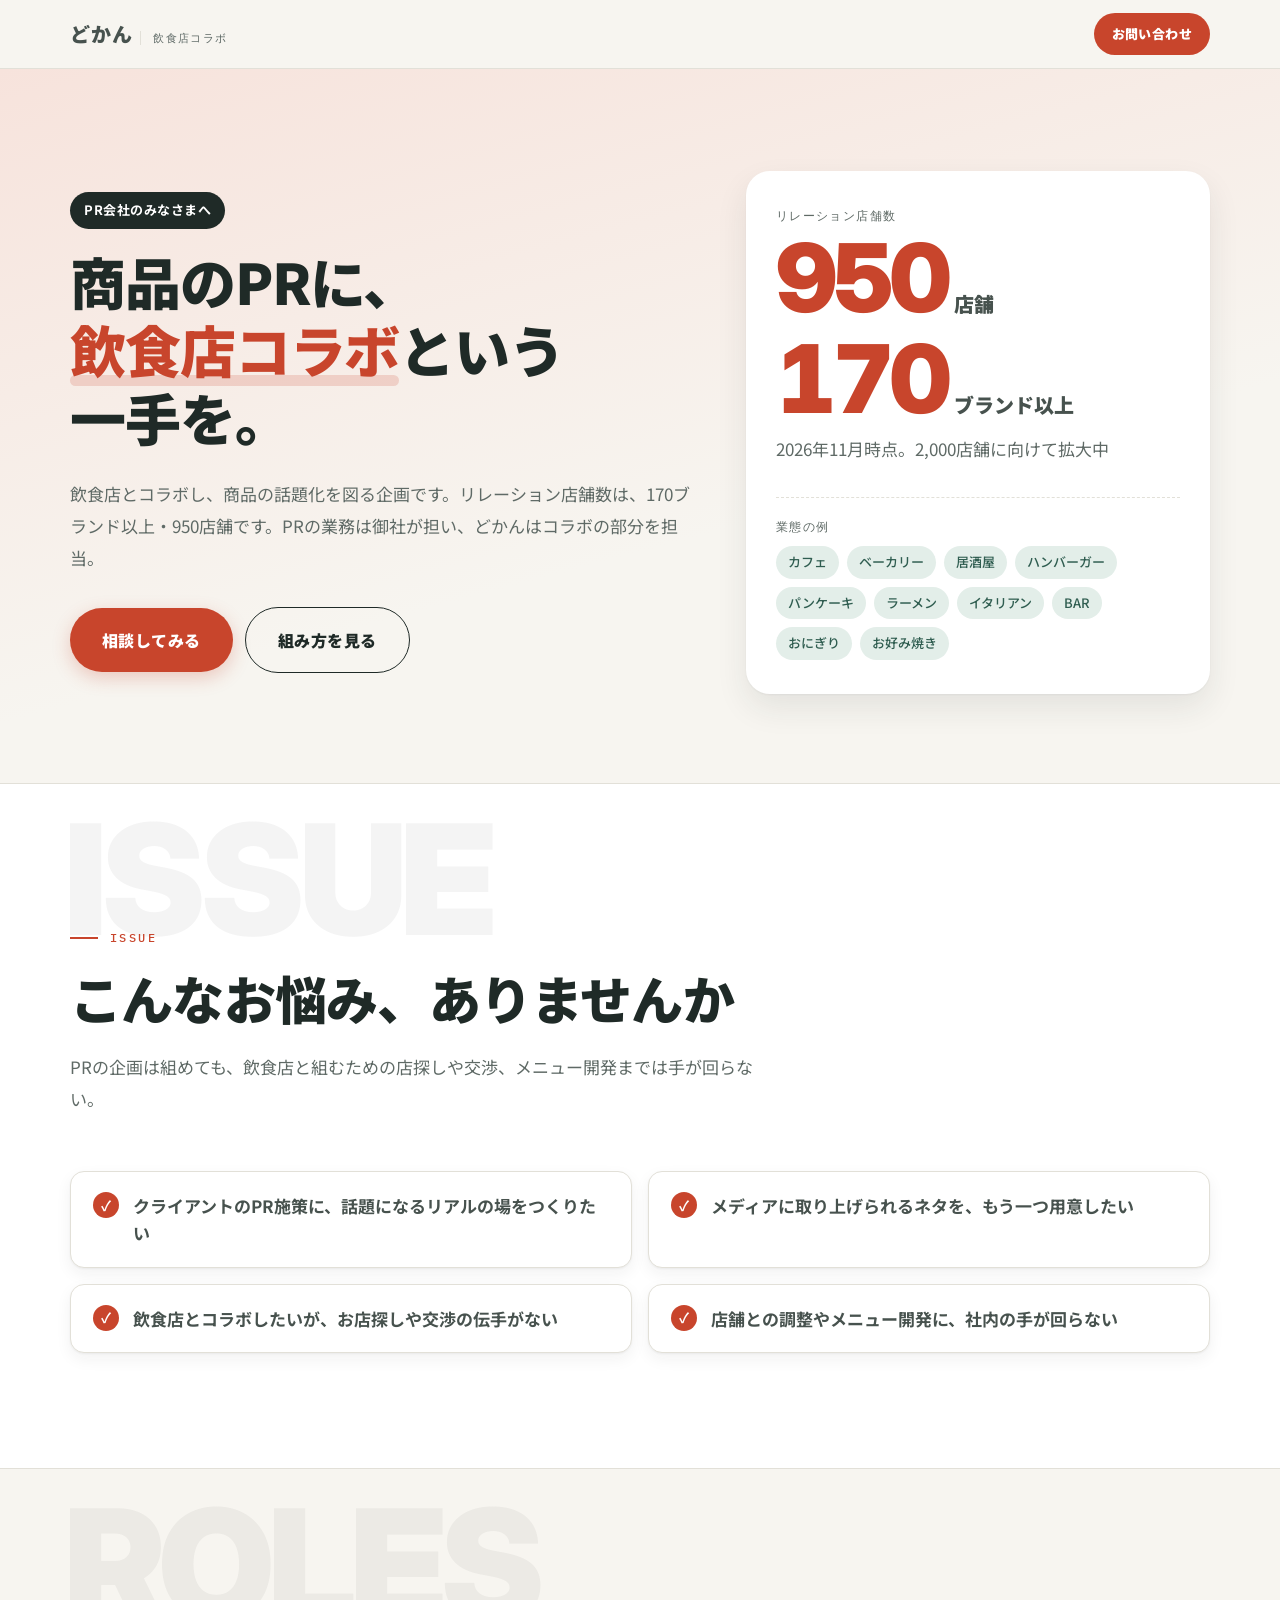
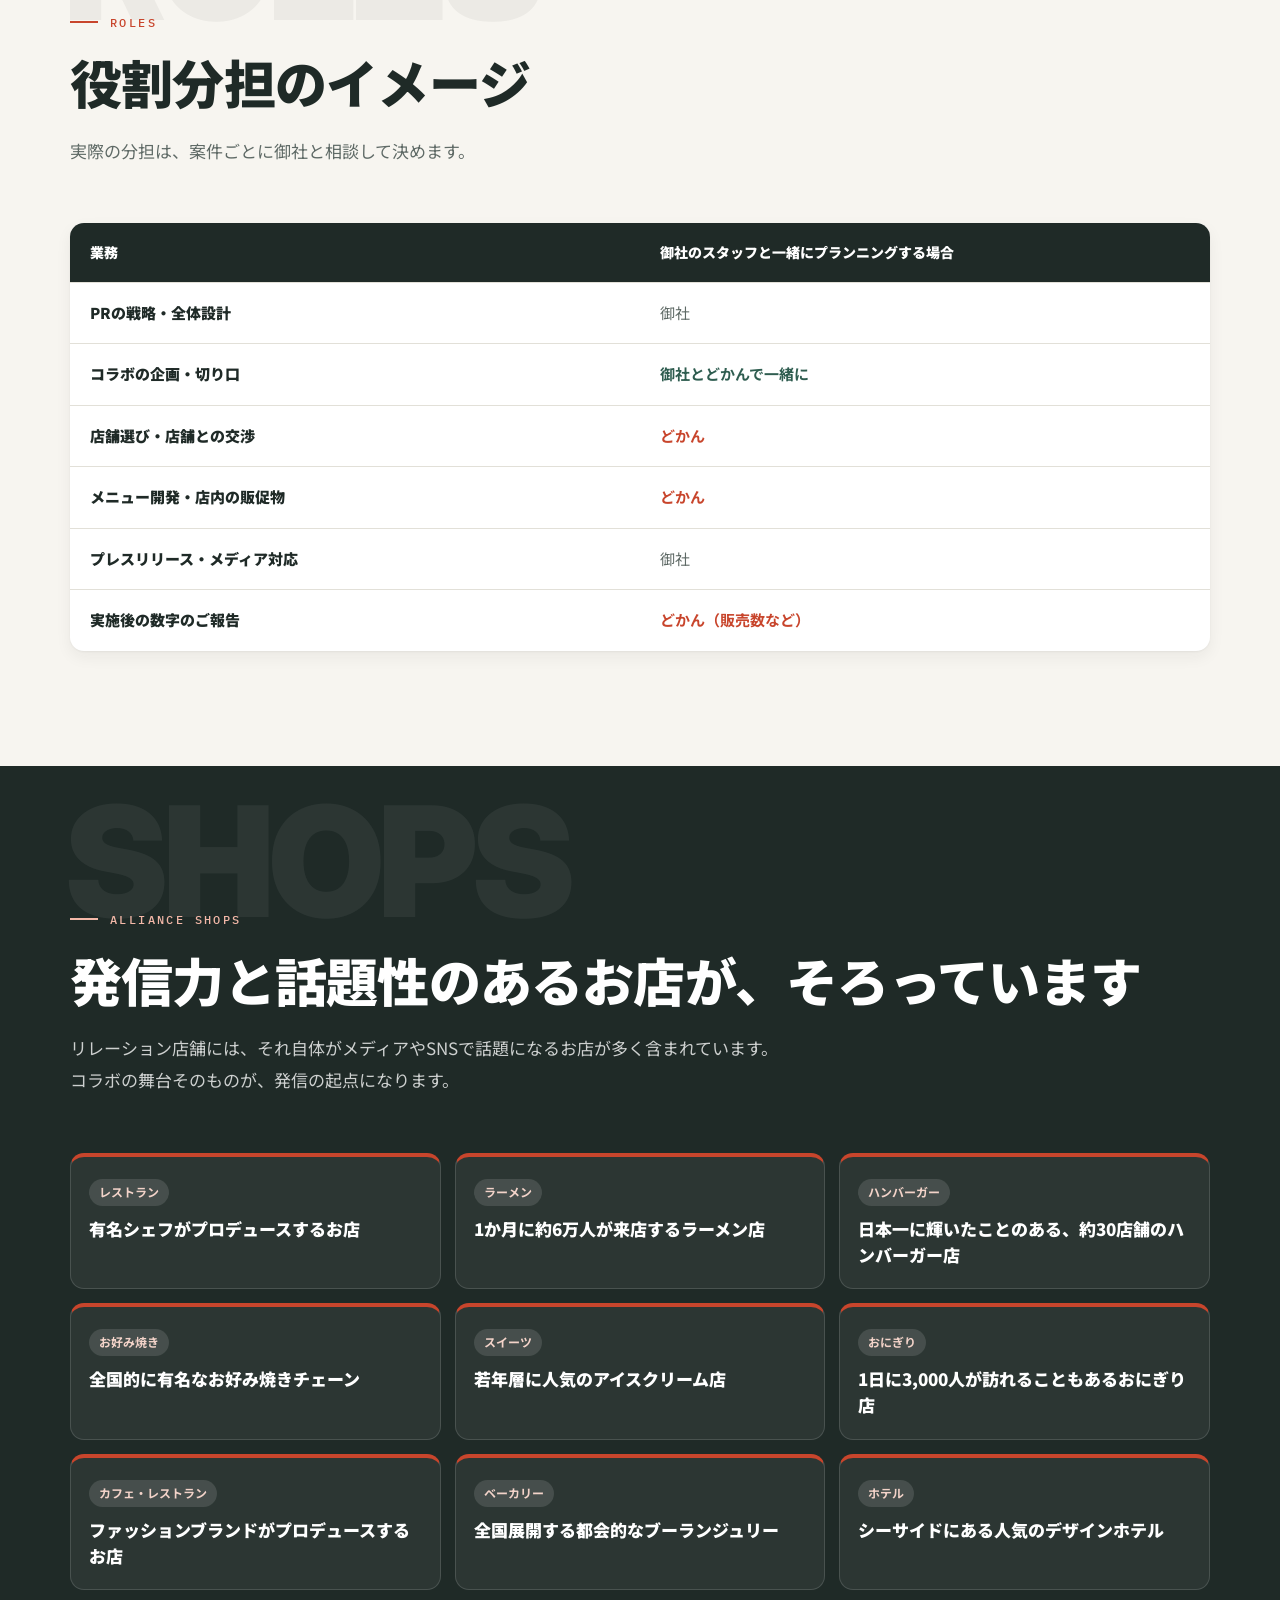
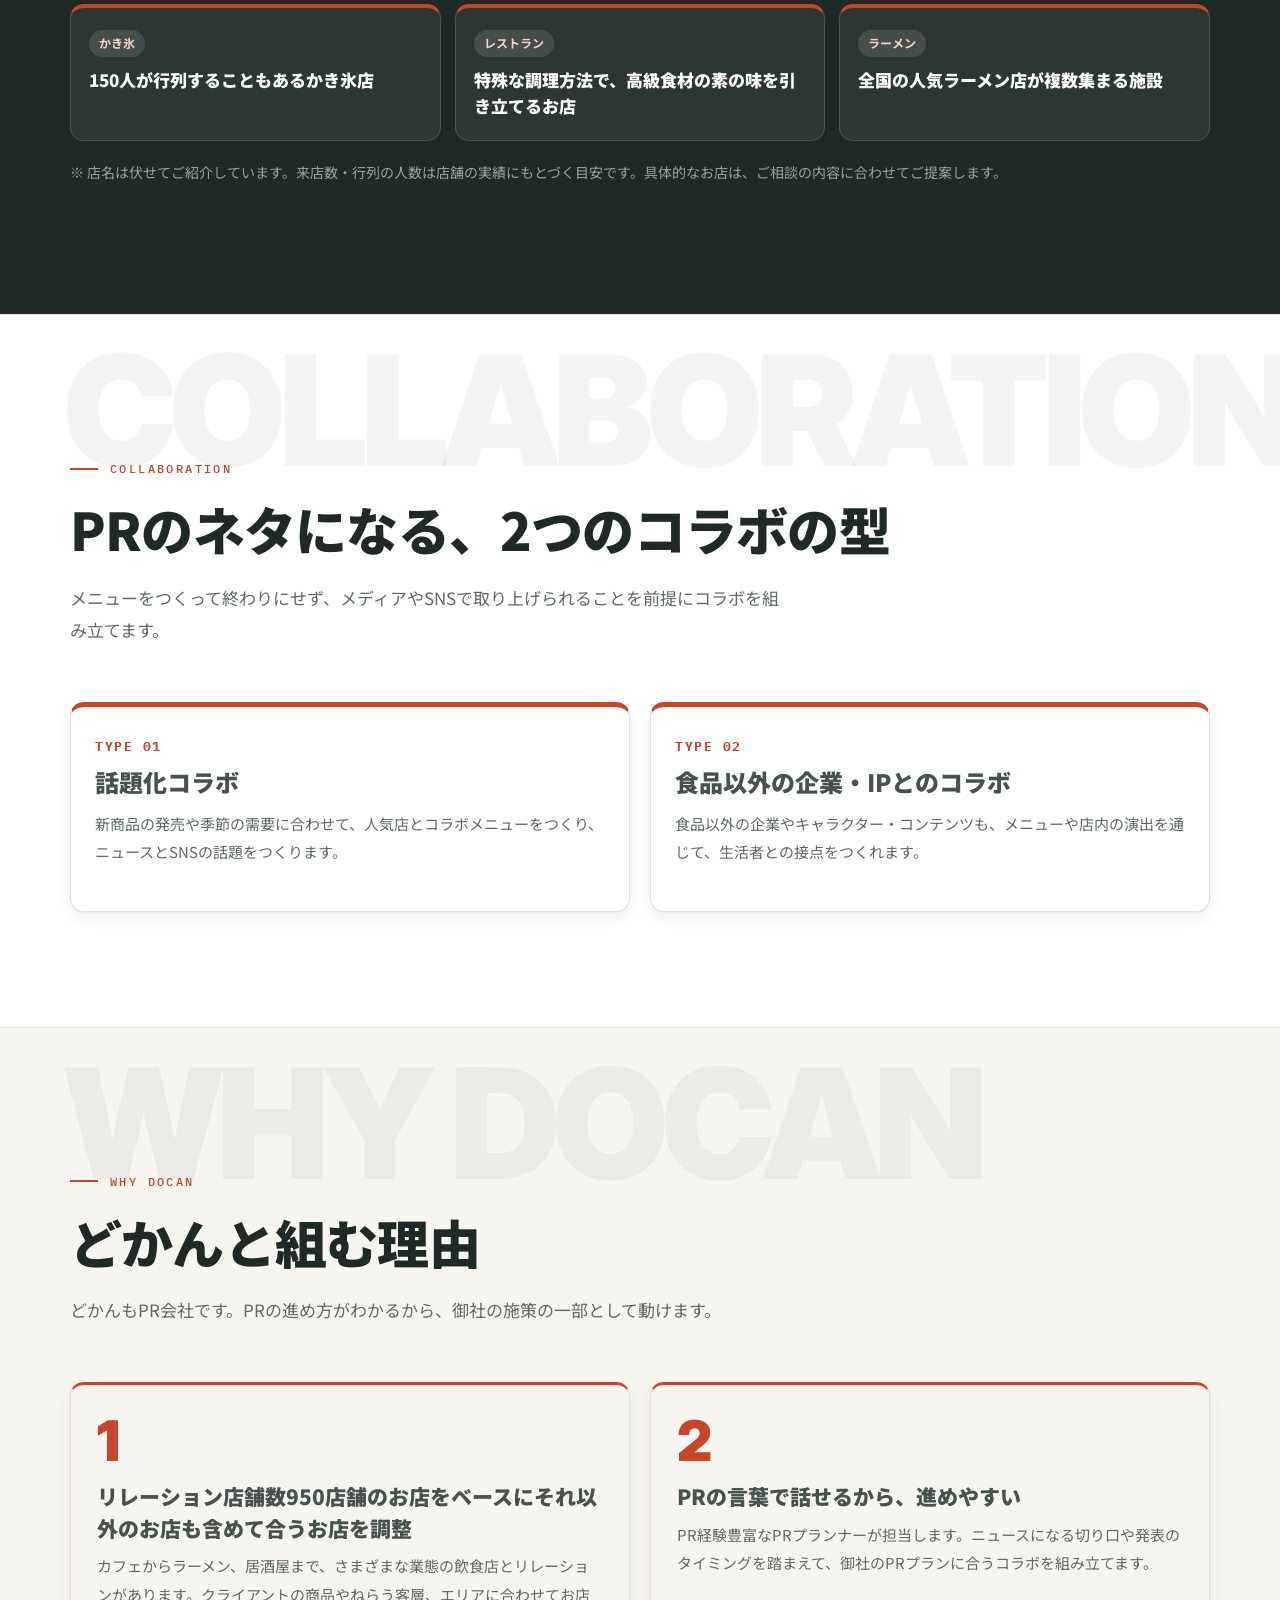
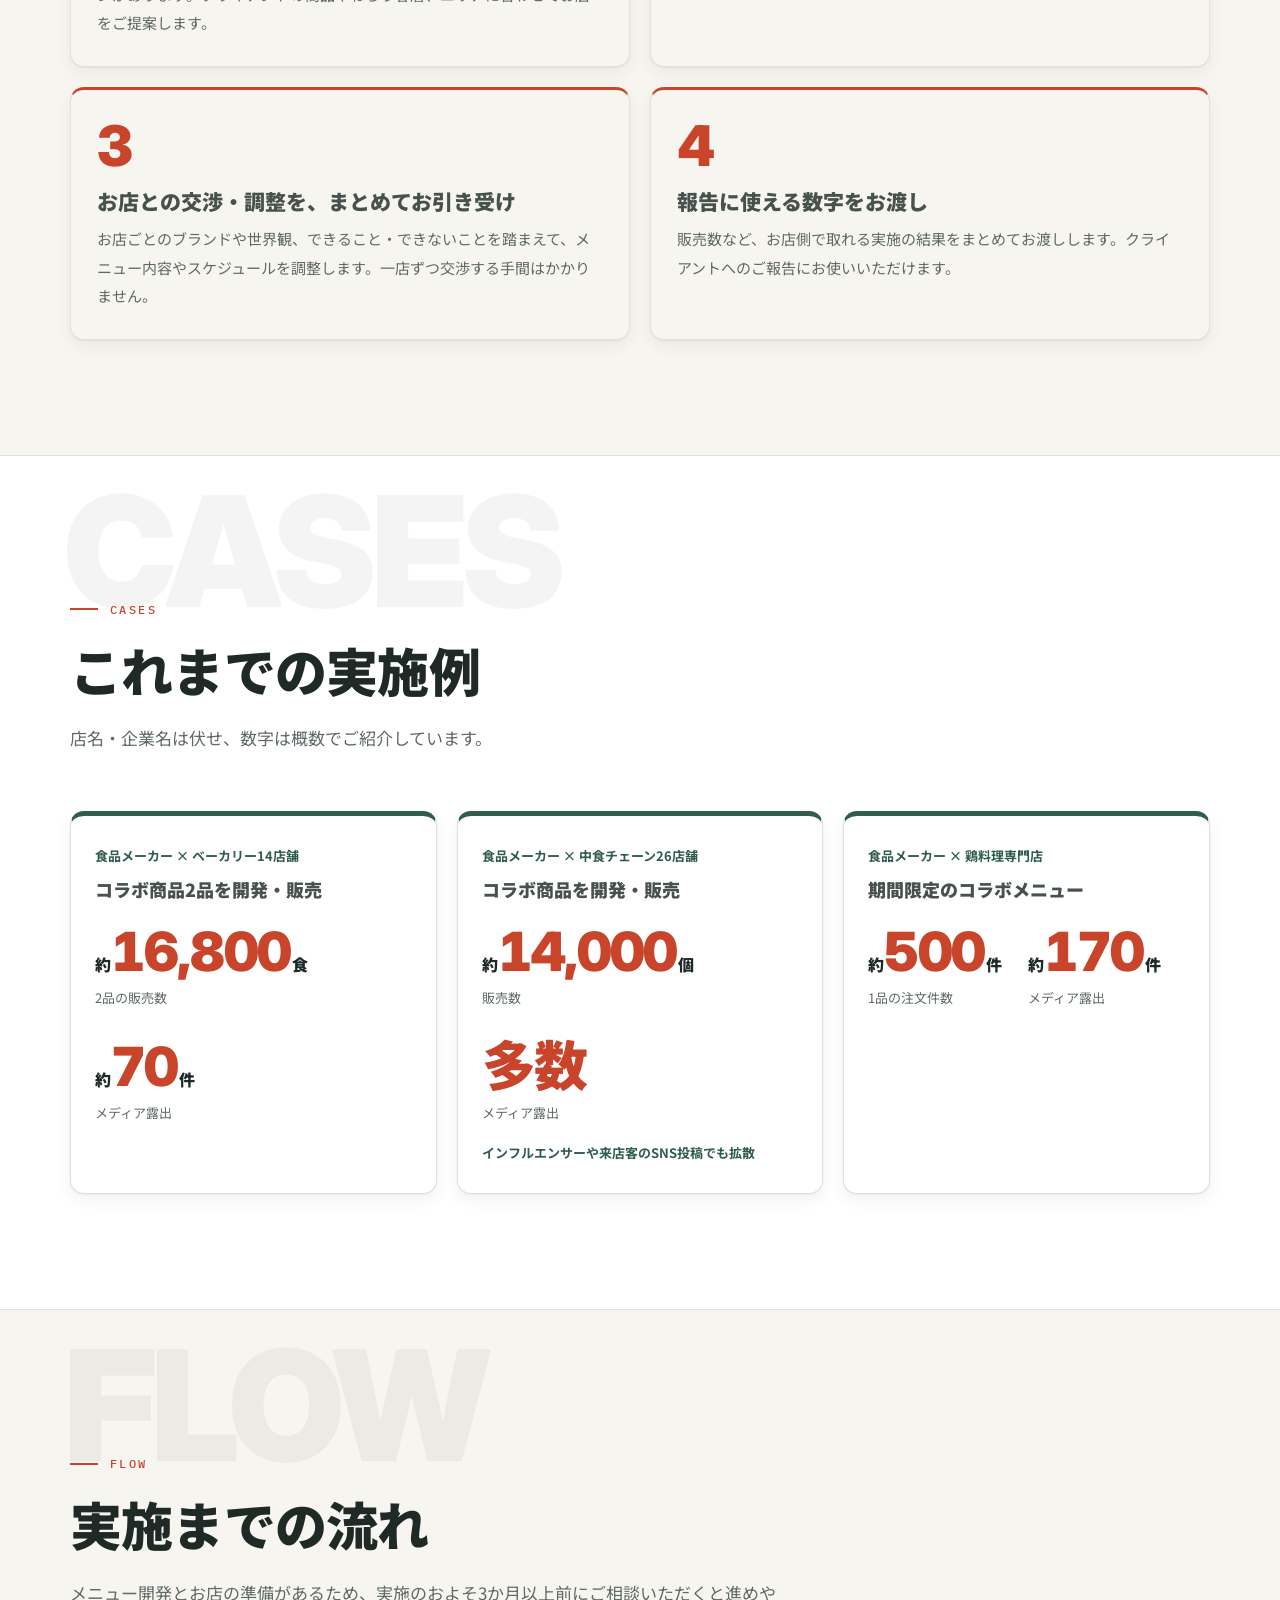
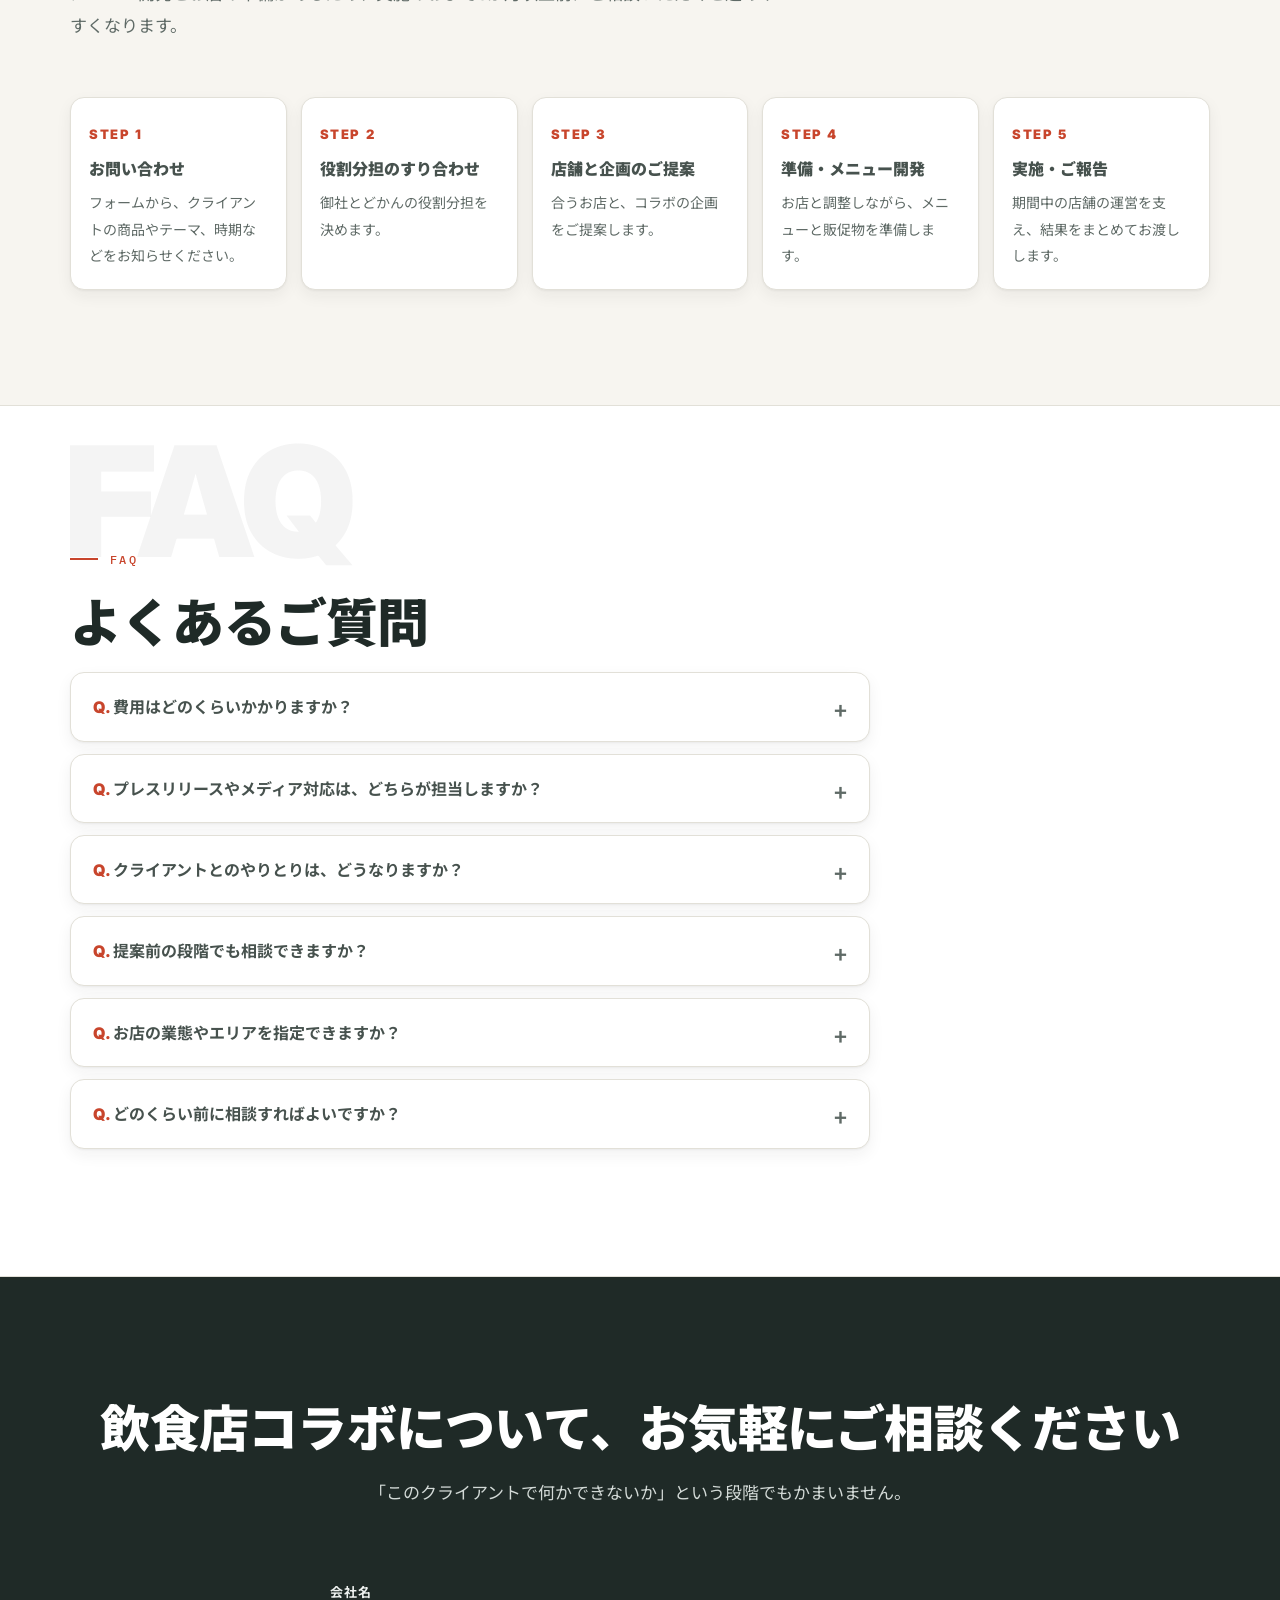
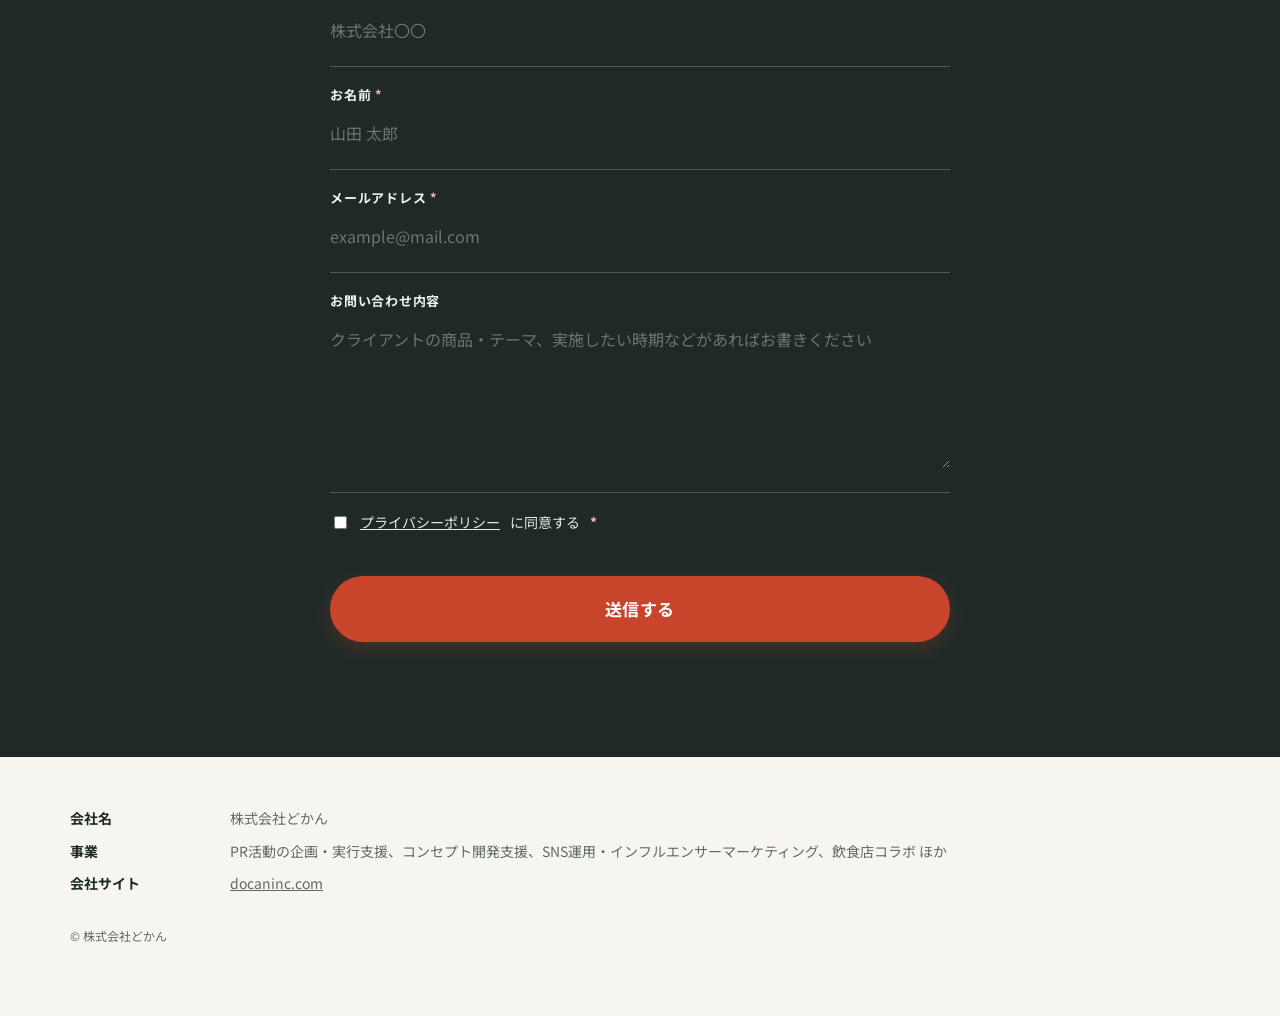
<file: collabo/pr/index.html>
<!doctype html>
<html lang="ja">
<head>
<meta charset="utf-8">
<meta name="viewport" content="width=device-width, initial-scale=1">
<title>飲食店コラボのご案内（PR会社のみなさまへ）｜株式会社どかん</title>
<meta name="robots" content="noindex, nofollow, noarchive">
<meta name="description" content="リレーション店舗数950店舗（170ブランド以上）の飲食店ネットワークで、商品のPRに飲食店コラボを。PR業務は御社のまま、どかんはコラボの部分を担当します。">
<meta property="og:type" content="website">
<meta property="og:site_name" content="株式会社どかん">
<meta property="og:title" content="飲食店コラボのご案内（PR会社のみなさまへ）｜株式会社どかん">
<meta property="og:description" content="リレーション店舗数950店舗（170ブランド以上）の飲食店ネットワークで、商品のPRに飲食店コラボを。PR業務は御社、コラボの部分はどかんが担当。">
<meta property="og:url" content="https://www.docaninc.com/collabo/pr/">
<meta property="og:image" content="https://www.docaninc.com/collabo/pr/ogp.png">
<meta property="og:image:width" content="1200">
<meta property="og:image:height" content="630">
<meta property="og:image:alt" content="商品のPRに、飲食店コラボという一手を。リレーション店舗数950店舗（170ブランド以上）。PR業務は御社、コラボの部分はどかんが担当">
<meta property="og:locale" content="ja_JP">
<meta name="twitter:card" content="summary_large_image">
<meta name="twitter:title" content="飲食店コラボのご案内（PR会社のみなさまへ）｜株式会社どかん">
<meta name="twitter:description" content="リレーション店舗数950店舗（170ブランド以上）の飲食店ネットワークで、商品のPRに飲食店コラボを。PR業務は御社、コラボの部分はどかんが担当。">
<meta name="twitter:image" content="https://www.docaninc.com/collabo/pr/ogp.png">
<link rel="icon" href="/favicon.ico" sizes="any">
<link rel="icon" href="/favicon.png" type="image/png">
<link rel="apple-touch-icon" href="/apple-touch-icon.png">
<!-- Google tag (gtag.js)：本体サイトと同じ計測ID -->
<!-- 自分の閲覧の除外：?notrack=1 を一度開いたブラウザでは GA4・Clarity を動かさない（?notrack=0 で解除）。印はそのブラウザの localStorage にだけ残す -->
<script>
  (function () {
    var key = "docan_notrack", m = location.search.match(/[?&]notrack=([01])(&|$)/), off = false;
    try {
      if (m) { if (m[1] === "1") localStorage.setItem(key, "1"); else localStorage.removeItem(key); }
      off = localStorage.getItem(key) === "1";
    } catch (e) { off = !!(m && m[1] === "1"); }
    window.docanNoTrack = off;
    if (off) window["ga-disable-G-6XGNHTK50G"] = true;
    if (m) document.addEventListener("DOMContentLoaded", function () {
      var d = document.createElement("div");
      d.textContent = off ? "このブラウザの閲覧は計測（GA4・Clarity）から除外されています" : "このブラウザの閲覧を計測に戻しました";
      d.style.cssText = "position:fixed;left:50%;bottom:24px;transform:translateX(-50%);z-index:99999;background:#111;color:#fff;padding:12px 18px;border-radius:8px;font-size:14px;line-height:1.5;max-width:calc(100% - 32px);box-shadow:0 4px 16px rgba(0,0,0,.25)";
      document.body.appendChild(d);
      setTimeout(function () { d.remove(); }, 6000);
    });
  })();
</script>
<script async src="https://www.googletagmanager.com/gtag/js?id=G-6XGNHTK50G"></script>
<script>
  window.dataLayer = window.dataLayer || [];
  function gtag(){dataLayer.push(arguments);}
  gtag('js', new Date());
  gtag('config', 'G-6XGNHTK50G');
</script>
<link rel="preconnect" href="https://fonts.googleapis.com">
<link rel="preconnect" href="https://fonts.gstatic.com" crossorigin>
<link href="https://fonts.googleapis.com/css2?family=Inter:wght@800;900&family=IBM+Plex+Mono:wght@400;500&family=Noto+Sans+JP:wght@400;500;700;900&display=swap" rel="stylesheet">
<style>
  :root {
    --bg: #f7f5f0;
    --surface: #ffffff;
    --ink: #1f2a27;
    --muted: #5f6a66;
    --line: #e2e0d8;
    --accent: #c8452c;
    --accent-ink: #ffffff;
    --accent-soft: #f7e3dc;
    --sub: #2f5d50;
    --sub-soft: #e3eee9;
    --radius: 14px;
    --max: 1080px;
  }
  * { box-sizing: border-box; }
  html { scroll-behavior: smooth; }
  body {
    margin: 0;
    background: var(--bg);
    color: var(--ink);
    font-family: "Noto Sans JP", "Hiragino Sans", "Yu Gothic", sans-serif;
    line-height: 1.8;
    font-size: 16px;
    -webkit-font-smoothing: antialiased;
  }
  a { color: inherit; }
  .wrap { max-width: var(--max); margin: 0 auto; padding: 0 20px; }
  section { padding: 80px 0; }
  h2 {
    font-size: clamp(22px, 3.2vw, 32px);
    line-height: 1.45;
    margin: 0 0 12px;
    font-weight: 900;
    letter-spacing: 0.02em;
  }
  .lead { color: var(--muted); margin: 0 0 36px; max-width: 760px; }
  .eyebrow {
    display: inline-block;
    font-size: 13px;
    font-weight: 700;
    color: var(--accent);
    letter-spacing: 0.12em;
    margin-bottom: 8px;
  }
  .nw { display: inline-block; }
  .band { background: var(--surface); border-top: 1px solid var(--line); border-bottom: 1px solid var(--line); }

  /* header */
  header.top {
    position: sticky; top: 0; z-index: 10;
    background: rgba(247, 245, 240, 0.92);
    backdrop-filter: blur(8px);
    border-bottom: 1px solid var(--line);
  }
  header.top .wrap { display: flex; align-items: center; justify-content: space-between; height: 60px; }
  .logo { font-weight: 900; font-size: 18px; letter-spacing: 0.04em; text-decoration: none; }
  .logo small { font-weight: 500; font-size: 12px; color: var(--muted); margin-left: 8px; }
  .btn {
    display: inline-flex; align-items: center; justify-content: center; gap: 8px;
    background: var(--accent); color: var(--accent-ink);
    font-weight: 700; text-decoration: none;
    padding: 14px 28px; border-radius: 999px;
    transition: transform .15s ease, box-shadow .15s ease;
    box-shadow: 0 6px 18px rgba(200, 69, 44, 0.25);
  }
  .btn:hover { transform: translateY(-1px); box-shadow: 0 10px 24px rgba(200, 69, 44, 0.3); }
  .btn.small { padding: 9px 18px; font-size: 14px; box-shadow: none; }
  .btn.ghost { background: transparent; color: var(--ink); border: 1.5px solid var(--ink); box-shadow: none; }

  /* hero */
  .hero { padding: 80px 0 72px; }
  .hero-grid { display: grid; grid-template-columns: 1.15fr 0.85fr; gap: 48px; align-items: center; }
  .hero h1 {
    font-size: clamp(26px, 3.8vw, 44px);
    line-height: 1.38;
    margin: 0 0 22px;
    font-weight: 900;
    letter-spacing: 0.01em;
  }
  .hero h1 em { font-style: normal; color: var(--accent); }
  .hero p { font-size: 17px; color: var(--muted); margin: 0 0 32px; }
  .hero-actions { display: flex; flex-wrap: wrap; gap: 12px; align-items: center; }
  .for-whom { display: flex; flex-wrap: wrap; gap: 8px; margin: 0 0 18px; }
  .for-whom span { font-size: 13px; font-weight: 700; background: var(--ink); color: #fff; padding: 4px 12px; border-radius: 6px; }
  .stat-card {
    background: var(--surface);
    border: 1px solid var(--line);
    border-radius: 20px;
    padding: 32px 28px;
    box-shadow: 0 20px 40px rgba(31, 42, 39, 0.06);
  }
  .stat-card .label { font-size: 13px; color: var(--muted); font-weight: 700; }
  .stat-row { display: flex; align-items: baseline; gap: 6px; margin: 4px 0 6px; flex-wrap: wrap; }
  .stat-row b { font-size: 52px; font-weight: 900; line-height: 1.1; color: var(--accent); font-variant-numeric: tabular-nums; }
  .stat-row span { font-size: 18px; font-weight: 700; margin-right: 12px; }
  .stat-note { margin: 0 0 16px; font-size: 13px; color: var(--muted); }
  .stat-card hr { border: 0; border-top: 1px dashed var(--line); margin: 6px 0 18px; }
  .tags { display: flex; flex-wrap: wrap; gap: 8px; }
  .tag {
    font-size: 13px; font-weight: 500;
    background: var(--sub-soft); color: var(--sub);
    padding: 4px 12px; border-radius: 999px;
  }

  /* worries */
  .worry-grid { display: grid; grid-template-columns: repeat(2, 1fr); gap: 16px; }
  .worry {
    display: flex; gap: 14px; align-items: flex-start;
    background: var(--bg); border: 1px solid var(--line); border-radius: var(--radius);
    padding: 20px 22px; font-weight: 700; line-height: 1.6;
  }
  .worry::before { content: "✓"; flex: none; width: 26px; height: 26px; border-radius: 50%; display: grid; place-items: center; background: var(--accent); color: #fff; font-size: 14px; }
  .worry-answer { margin: 32px 0 0; padding: 24px 26px; border-radius: var(--radius); background: var(--ink); color: #fff; font-size: 17px; font-weight: 700; line-height: 1.7; }
  .worry-answer em { font-style: normal; color: #f3b8a8; }

  /* hero planner */
  .hero p.hero-planner { margin: 0 0 14px; padding: 12px 16px; border-left: 4px solid var(--accent); background: var(--accent-soft); color: var(--ink); font-size: 16px; line-height: 1.7; border-radius: 0 10px 10px 0; }
  .hero p.hero-planner b { font-weight: 900; }

  /* designer */
  .designer { background: var(--accent); color: #fff; }
  .designer .eyebrow { color: #ffe1d8; }
  .designer h2 { color: #fff; }
  .designer p { margin: 0; color: #fff3ee; font-size: 16px; }
  .designer-grid { display: grid; grid-template-columns: 1fr 1fr; gap: 40px; align-items: center; }
  .designer-points { list-style: none; margin: 0; padding: 0; display: grid; gap: 12px; }
  .designer-points li { background: rgba(255,255,255,.12); border: 1px solid rgba(255,255,255,.28); border-radius: var(--radius); padding: 16px 18px; font-size: 15px; line-height: 1.6; }
  .designer-points b { display: block; font-size: 16px; margin-bottom: 2px; }

  /* how */
  .how-grid { display: grid; grid-template-columns: 1fr 64px 1fr 64px 1fr; align-items: stretch; }
  .node { background: var(--surface); border: 1px solid var(--line); border-radius: var(--radius); padding: 24px 22px; }
  .node.center { background: var(--ink); color: #fff; border-color: var(--ink); }
  .node.center p { color: #d3dad7; }
  .node.center .node-kind { color: #f3b8a8; }
  .node-kind { font-size: 13px; font-weight: 700; color: var(--sub); }
  .node h3 { margin: 4px 0 8px; font-size: 18px; line-height: 1.5; }
  .node p { margin: 0; font-size: 14px; color: var(--muted); }
  .arrow { display: flex; flex-direction: column; align-items: center; justify-content: center; gap: 4px; color: var(--accent); }
  .arrow::before { content: "→"; font-size: 28px; font-weight: 900; line-height: 1; }
  .arrow span { font-size: 11px; font-weight: 700; text-align: center; line-height: 1.4; }

  /* shops */
  .shop-grid { display: grid; grid-template-columns: repeat(3, 1fr); gap: 14px; }
  .shop { background: var(--bg); border: 1px solid var(--line); border-top: 4px solid var(--accent); border-radius: var(--radius); padding: 18px 18px 20px; }
  .shop-kind { display: inline-block; font-size: 12px; font-weight: 700; color: var(--sub); background: var(--sub-soft); padding: 2px 10px; border-radius: 999px; }
  .shop h3 { margin: 10px 0 0; font-size: 16px; line-height: 1.55; }

  /* types */
  .grid-3 { display: grid; grid-template-columns: repeat(3, 1fr); gap: 20px; }
  .type {
    border: 1px solid var(--line); border-radius: var(--radius);
    padding: 28px 24px; background: var(--surface);
    display: flex; flex-direction: column;
  }
  .type .no { font-size: 12px; font-weight: 900; letter-spacing: .12em; color: var(--accent); }
  .type h3 { margin: 4px 0 10px; font-size: 20px; line-height: 1.5; }
  .type p { margin: 0 0 16px; color: var(--muted); font-size: 15px; }
  .type .fit { margin-top: auto; font-size: 13px; color: var(--sub); background: var(--sub-soft); border-radius: 10px; padding: 10px 14px; line-height: 1.6; }
  .type .fit b { display: block; font-size: 12px; letter-spacing: .06em; }

  /* reasons */
  .reason-list { display: grid; grid-template-columns: repeat(2, 1fr); gap: 20px; }
  .reason { background: var(--bg); border: 1px solid var(--line); border-radius: var(--radius); padding: 28px 26px; }
  .reason .num { width: 40px; height: 40px; border-radius: 50%; display: grid; place-items: center; background: var(--accent); color: #fff; font-weight: 900; margin-bottom: 14px; }
  .reason h3 { margin: 0 0 8px; font-size: 19px; line-height: 1.5; }
  .reason p { margin: 0; color: var(--muted); font-size: 15px; }

  /* cases */
  .cases-grid { display: grid; grid-template-columns: repeat(3, 1fr); gap: 20px; }
  .case { background: var(--surface); border: 1px solid var(--line); border-radius: var(--radius); padding: 28px 24px; }
  .case .kind { font-size: 13px; font-weight: 700; color: var(--sub); }
  .case h3 { margin: 4px 0 18px; font-size: 18px; }
  .figs { display: flex; flex-wrap: wrap; gap: 28px; }
  .fig b { display: block; font-size: 34px; font-weight: 900; color: var(--accent); line-height: 1.2; font-variant-numeric: tabular-nums; }
  .fig b small { font-size: 16px; font-weight: 700; color: var(--ink); margin-left: 2px; }
  .fig b small.approx { margin: 0 2px 0 0; }
  .fig span { font-size: 13px; color: var(--muted); }
  .case-note { margin: 14px 0 0; font-size: 13px; font-weight: 700; color: var(--sub); }

  /* scope */
  .grid-4 { display: grid; grid-template-columns: repeat(4, 1fr); gap: 16px; }
  .scope-item { border-radius: var(--radius); padding: 22px 20px; background: var(--accent-soft); }
  .scope-item h3 { margin: 0 0 6px; font-size: 16px; }
  .scope-item p { margin: 0; font-size: 14px; color: var(--muted); }
  .note { margin-top: 18px; font-size: 14px; color: var(--muted); }

  /* planner */
  .planner { background: var(--sub); color: #fff; }
  .planner h2 { color: #fff; }
  .planner .eyebrow { color: #f3d3c9; }
  .planner .lead { color: #d5e4de; }
  .planner-grid { display: grid; grid-template-columns: repeat(3, 1fr); gap: 16px; }
  .planner-item { background: rgba(255,255,255,.08); border: 1px solid rgba(255,255,255,.2); border-radius: var(--radius); padding: 22px 20px; }
  .planner-item h3 { margin: 0 0 6px; font-size: 16px; }
  .planner-item p { margin: 0; font-size: 14px; color: #d5e4de; }

  /* flow */
  .flow { list-style: none; margin: 0; padding: 0; display: grid; grid-template-columns: repeat(5, 1fr); gap: 14px; counter-reset: step; }
  .flow li { position: relative; background: var(--surface); border: 1px solid var(--line); border-radius: var(--radius); padding: 24px 18px 20px; }
  .flow li::before {
    counter-increment: step; content: "STEP " counter(step);
    display: block; font-size: 12px; font-weight: 900; letter-spacing: 0.1em; color: var(--accent); margin-bottom: 6px;
  }
  .flow h3 { margin: 0 0 6px; font-size: 16px; }
  .flow p { margin: 0; font-size: 14px; color: var(--muted); }

  /* faq */
  .faq { max-width: 800px; }
  details { background: var(--surface); border: 1px solid var(--line); border-radius: var(--radius); padding: 18px 22px; margin-bottom: 12px; }
  summary { cursor: pointer; font-weight: 700; list-style: none; position: relative; padding-right: 28px; }
  summary::-webkit-details-marker { display: none; }
  summary::before { content: "Q. "; color: var(--accent); }
  summary::after { content: "+"; position: absolute; right: 0; top: -2px; font-size: 22px; color: var(--muted); }
  details[open] summary::after { content: "−"; }
  details p { margin: 12px 0 0; color: var(--muted); font-size: 15px; }

  /* cta */
  .cta { background: var(--ink); color: #fff; text-align: center; }
  .cta h2 { color: #fff; }
  .cta .lead { color: #d3dad7; margin-left: auto; margin-right: auto; }
  .cta-sub { margin-top: 18px; font-size: 14px; color: #d3dad7; }
  .lp-form { max-width: 620px; margin: 8px auto 0; text-align: left; }
  .lp-form label { display: block; padding: 16px 0; border-bottom: 1px solid rgba(255,255,255,.22); }
  .lp-form label > span { display: block; margin-bottom: 6px; font-size: 13px; font-weight: 700; letter-spacing: .06em; color: #eef2f0; }
  .lp-form b { color: #f3b8a8; }
  .lp-form input[type=text], .lp-form input[type=email], .lp-form textarea {
    width: 100%; padding: 6px 0; border: 0; outline: 0; background: transparent; color: #fff; font: inherit; font-size: 16px; line-height: 1.7; resize: vertical;
  }
  .lp-form input::placeholder, .lp-form textarea::placeholder { color: rgba(255,255,255,.35); }
  .lp-form label:focus-within { border-color: #fff; }
  .lp-form .consent { display: flex; align-items: center; gap: 10px; border-bottom: 0; font-size: 14px; color: #e3e9e6; }
  .lp-form .consent input { width: auto; accent-color: #fff; }
  .lp-form .consent a { text-decoration: underline; }
  .lp-form .btn { display: flex; width: 100%; margin-top: 24px; border: 0; cursor: pointer; font: inherit; font-weight: 700; font-size: 17px; }

  footer { padding: 48px 0 56px; font-size: 14px; color: var(--muted); }
  .company { display: grid; grid-template-columns: 140px 1fr; gap: 6px 20px; margin: 0; }
  .company dt { font-weight: 700; color: var(--ink); }
  .company dd { margin: 0; }
  .copy { margin-top: 28px; font-size: 12px; }

  @media (max-width: 900px) {
    section { padding: 60px 0; }
    .hero { padding: 48px 0; }
    .hero-grid, .grid-3, .cases-grid, .planner-grid, .designer-grid { grid-template-columns: 1fr; }
    .how-grid { grid-template-columns: 1fr; }
    .arrow { flex-direction: row; padding: 10px 0; }
    .arrow::before { content: "↓"; }
    .grid-4, .shop-grid { grid-template-columns: repeat(2, 1fr); }
    .flow { grid-template-columns: repeat(2, 1fr); }
    .logo small { display: none; }
  }
  @media (max-width: 600px) {
    body { font-size: 15px; }
    .wrap { padding: 0 16px; }
    .worry-grid, .reason-list, .grid-4, .flow { grid-template-columns: 1fr; }
    .stat-row b { font-size: 44px; }
    .company { grid-template-columns: 1fr; }
    .company dt { margin-top: 8px; }
    .hero-actions .btn { width: 100%; }
    header.top .btn.small { padding: 8px 14px; }
  }

  /* ============================================================
     強調レイヤー（PRエンジニアリングLPのデザイン手法を参考）
     上のスタイルに重ねるだけ。文言・HTML構造は変えていない。
     1. 見出しを極太（900）で大きく、本文は細いまま → メリハリ
     2. セクション名を巨大な背景文字（ゴースト）として敷く
     3. 小ラベルは等幅フォントで字間を広く
     4. 数字を主役サイズまで拡大
     5. 節目のセクションをベタ面（濃色）にして白抜き
     ============================================================ */
  :root {
    --f-impact: "Noto Sans JP", "Hiragino Sans", "Yu Gothic", sans-serif;
    --f-en: "Inter", "Noto Sans JP", sans-serif;
    --f-mono: "IBM Plex Mono", ui-monospace, Menlo, monospace;
    --deep: #1f2a27;
    --ghost-ink: rgba(31, 42, 39, .05);
    --shadow-sm: 0 1px 2px rgba(31,42,39,.05), 0 6px 16px rgba(31,42,39,.06);
    --shadow: 0 1px 2px rgba(31,42,39,.05), 0 14px 32px rgba(31,42,39,.09);
    --max: 1180px;
  }
  body { color: #47524e; line-height: 1.9; }

  /* 1. 見出し */
  h1, h2 { font-family: var(--f-impact); font-weight: 900; letter-spacing: -.015em; color: var(--ink); }
  h2 { font-size: clamp(29px, 4.6vw, 52px); line-height: 1.32; margin-bottom: 18px; }
  h3 { font-weight: 700; }
  .lead { font-size: clamp(15px, 1.4vw, 17px); max-width: 42em; margin-bottom: clamp(36px, 4.4vw, 56px); }
  section { padding: clamp(72px, 9vw, 120px) 0; }

  /* 2. ゴースト文字（各セクションの英字ラベルをそのまま大きく敷く） */
  section:not(.hero) { position: relative; overflow: hidden; }
  section:not(.hero) > .wrap { position: relative; }
  section:not(.hero):not(.cta) > .wrap { padding-top: clamp(30px, 4.6vw, 64px); }
  section:not(.hero):not(.cta) { padding-top: clamp(48px, 6vw, 84px); }
  section:not(.hero):not(.cta) > .wrap::before {
    content: var(--ghost, "");
    position: absolute; left: 14px; top: 0; transform: translateY(-38%);
    font-family: var(--f-en); font-weight: 900;
    font-size: clamp(56px, 12vw, 164px); line-height: 1; letter-spacing: -.04em;
    color: var(--ghost-ink); white-space: nowrap; pointer-events: none; z-index: 0;
  }
  section > .wrap > *, .designer-grid > * { position: relative; z-index: 1; }
  #worry    { --ghost: "ISSUE"; }
  #designer { --ghost: "PLANNING"; }
  #how      { --ghost: "HOW IT WORKS"; }
  #shops    { --ghost: "SHOPS"; }
  #types    { --ghost: "COLLABORATION"; }
  #reasons  { --ghost: "WHY DOCAN"; }
  #cases    { --ghost: "CASES"; }
  #scope    { --ghost: "WHAT WE DO"; }
  #planner  { --ghost: "FOR PLANNERS"; }
  #flow     { --ghost: "FLOW"; }
  #faq      { --ghost: "FAQ"; }

  /* 3. 小ラベル */
  .eyebrow { font-family: var(--f-mono); font-weight: 500; font-size: 12px; letter-spacing: .2em; margin-bottom: 14px; }
  .eyebrow::before { content: ""; display: inline-block; width: 28px; height: 2px; background: currentColor; vertical-align: middle; margin: -3px 12px 0 0; }
  .type .no { font-family: var(--f-mono); font-size: 13px; }

  /* ヘッダー・ボタン */
  header.top .wrap { height: 68px; }
  .logo { font-family: var(--f-impact); font-size: 20px; }
  .logo small { font-family: var(--f-mono); font-size: 11px; letter-spacing: .12em; padding-left: 12px; border-left: 1px solid var(--line); }
  .btn { font-family: var(--f-impact); font-weight: 900; letter-spacing: .03em; padding: 17px 32px; }
  .btn.small { font-size: 13px; padding: 9px 18px; }

  /* ヒーロー */
  .hero { padding: clamp(64px, 8vw, 112px) 0 clamp(64px, 7vw, 96px); background: linear-gradient(165deg, #f7e3dc 0%, var(--bg) 62%); }
  .hero h1 { font-size: clamp(32px, 4.5vw, 56px); line-height: 1.22; letter-spacing: -.02em; margin-bottom: 26px; }
  .hero h1 em { position: relative; z-index: 0; }
  .hero h1 em::after { content: ""; position: absolute; left: 0; right: 0; bottom: .05em; height: .2em; background: var(--accent); opacity: .18; border-radius: 999px; z-index: -1; }
  .for-whom span { font-family: var(--f-impact); font-weight: 700; letter-spacing: .04em; padding: 6px 14px; border-radius: 999px; }
  .hero p.hero-planner { font-size: clamp(16px, 1.5vw, 18px); padding: 14px 18px; border-left-width: 5px; }
  .hero p.hero-planner b { font-family: var(--f-impact); }
  .stat-card { border-radius: 24px; padding: 34px 30px; box-shadow: var(--shadow); border: 0; }
  .stat-card .label { font-family: var(--f-mono); font-weight: 500; font-size: 11.5px; letter-spacing: .12em; }

  /* 4. 数字を主役に */
  .stat-row b { font-family: var(--f-en); font-weight: 900; font-size: clamp(64px, 7.4vw, 96px); line-height: 1; letter-spacing: -.04em; }
  .stat-row span { font-family: var(--f-impact); font-weight: 900; font-size: 20px; }
  .fig b { font-family: var(--f-en); font-weight: 900; font-size: clamp(40px, 4.4vw, 54px); letter-spacing: -.035em; line-height: 1.05; }
  .fig b small { font-family: var(--f-impact); font-weight: 900; }
  .reason .num { width: auto; height: auto; background: none; border-radius: 0; color: var(--accent); font-family: var(--f-en); font-weight: 900; font-size: 56px; line-height: 1; letter-spacing: -.04em; margin-bottom: 12px; display: block; }
  .flow li::before { font-family: var(--f-en); font-size: 13px; letter-spacing: .12em; }

  /* カード：影と上辺のアクセントでメリハリ */
  .worry, .node, .type, .reason, .case, .flow li, details { box-shadow: var(--shadow-sm); }
  .worry { font-family: var(--f-impact); font-size: 17px; background: var(--surface); }
  .worry-answer { font-family: var(--f-impact); font-weight: 900; font-size: clamp(17px, 1.9vw, 22px); padding: 28px 30px; border-radius: 18px; }
  .type { border-top: 5px solid var(--accent); }
  .type h3 { font-family: var(--f-impact); font-weight: 900; font-size: clamp(20px, 2vw, 24px); }
  .reason { border-top: 3px solid var(--accent); }
  .reason h3, .case h3, .node h3, .flow h3, .scope-item h3, .planner-item h3 { font-family: var(--f-impact); font-weight: 900; }
  .reason h3 { font-size: clamp(18px, 1.8vw, 21px); }
  .case { border-top: 5px solid var(--sub); }
  .node.center { box-shadow: var(--shadow); }
  .node.center h3 { font-size: 20px; }
  .scope-item { border-left: 4px solid var(--accent); border-radius: 0 var(--radius) var(--radius) 0; }
  summary { font-family: var(--f-impact); font-size: 16px; }
  summary::before { font-family: var(--f-en); font-weight: 900; }

  /* 5. ベタ面：お店のセクションを濃色にして白抜き */
  #shops { background: var(--deep); color: rgba(255,255,255,.82); border: 0; --ghost-ink: rgba(255,255,255,.06); }
  #shops h2 { color: #fff; }
  #shops .lead { color: rgba(255,255,255,.78); }
  #shops .eyebrow { color: #f3b8a8; }
  #shops .shop { background: rgba(255,255,255,.06); border: 1px solid rgba(255,255,255,.14); border-top: 4px solid var(--accent); box-shadow: none; }
  #shops .shop h3 { color: #fff; font-family: var(--f-impact); font-weight: 900; font-size: 17px; }
  #shops .shop-kind { background: rgba(255,255,255,.12); color: #f3d3c9; }
  #shops .note { color: rgba(255,255,255,.55); }

  #designer { --ghost-ink: rgba(255,255,255,.09); }
  #designer h2 { color: #fff; }
  #designer .designer-points b { font-family: var(--f-impact); font-weight: 900; }
  #planner { --ghost-ink: rgba(255,255,255,.07); }
  #planner h2 { color: #fff; }
  .cta h2 { color: #fff; font-size: clamp(28px, 4.4vw, 50px); }

  @media (max-width: 600px) {
    section:not(.hero):not(.cta) > .wrap::before { left: 8px; font-size: clamp(44px, 15vw, 72px); }
    .reason .num { font-size: 46px; }
    .hero h1 { font-size: 29px; }
  }

  /* PR会社向けLPで追加した部品 */
  .grid-2 { display: grid; grid-template-columns: repeat(2, 1fr); gap: 20px; }
  #roles { --ghost: "ROLES"; }
  .role-table { background: var(--surface); border-radius: var(--radius); box-shadow: var(--shadow-sm); overflow: hidden; }
  .role-row { display: grid; grid-template-columns: 1fr 1fr; border-top: 1px solid var(--line); }
  .role-row:first-child { border-top: 0; }
  .role-row span { padding: 16px 20px; font-size: 15px; }
  .role-row span:first-child { font-family: var(--f-impact); font-weight: 900; color: var(--ink); }
  .role-head span { background: var(--deep); color: #fff !important; font-family: var(--f-impact); font-weight: 900; font-size: 14px; }
  .role-row .you { color: var(--muted); }
  .role-row .us { color: var(--accent); font-weight: 700; }
  .role-row .both { color: var(--sub); font-weight: 700; }
  @media (max-width: 900px) { .grid-2 { grid-template-columns: 1fr; } }
  @media (max-width: 600px) {
    .role-row { grid-template-columns: 1.15fr 1fr; }
    .role-row span { padding: 12px 14px; font-size: 14px; }
  }
</style>
<!-- Microsoft Clarity（ヒートマップ・セッション録画）。ローカル確認を計測に混ぜないよう docaninc.com 上でだけ読み込む -->
<script>
  if (/(^|\.)docaninc\.com$/.test(location.hostname) && !window.docanNoTrack) {
    (function(c,l,a,r,i,t,y){
      c[a]=c[a]||function(){(c[a].q=c[a].q||[]).push(arguments)};
      t=l.createElement(r);t.async=1;t.src="https://www.clarity.ms/tag/"+i;
      y=l.getElementsByTagName(r)[0];y.parentNode.insertBefore(t,y);
    })(window, document, "clarity", "script", "z22ms6tdtg");
  }
</script>
</head>
<body>

<header class="top">
  <div class="wrap">
    <a class="logo" href="/">どかん<small>飲食店コラボ</small></a>
    <a class="btn small" href="#contact">お問い合わせ</a>
  </div>
</header>

<main>
  <section class="hero">
    <div class="wrap hero-grid">
      <div>
        <div class="for-whom"><span>PR会社のみなさまへ</span></div>
        <h1><span class="nw">商品のPRに、</span><br><span class="nw"><em>飲食店コラボ</em>という</span><span class="nw">一手を。</span></h1>
        <p>飲食店とコラボし、商品の話題化を図る企画です。リレーション店舗数は、170ブランド以上・950店舗です。PRの業務は御社が担い、どかんはコラボの部分を担当。</p>
        <div class="hero-actions">
          <a class="btn" href="#contact">相談してみる</a>
          <a class="btn ghost" href="#roles">組み方を見る</a>
        </div>
      </div>
      <div class="stat-card" aria-label="リレーション店舗数">
        <div class="label">リレーション店舗数</div>
        <div class="stat-row"><b>950</b><span>店舗</span></div>
        <div class="stat-row"><b>170</b><span>ブランド以上</span></div>
        <p class="stat-note">2026年11月時点。2,000店舗に向けて拡大中</p>
        <hr>
        <div class="label">業態の例</div>
        <div class="tags" style="margin-top:8px">
          <span class="tag">カフェ</span><span class="tag">ベーカリー</span><span class="tag">居酒屋</span>
          <span class="tag">ハンバーガー</span><span class="tag">パンケーキ</span><span class="tag">ラーメン</span>
          <span class="tag">イタリアン</span><span class="tag">BAR</span><span class="tag">おにぎり</span>
          <span class="tag">お好み焼き</span>
        </div>
      </div>
    </div>
  </section>

  <section class="band" id="worry">
    <div class="wrap">
      <span class="eyebrow">ISSUE</span>
      <h2>こんなお悩み、<span class="nw">ありませんか</span></h2>
      <p class="lead">PRの企画は組めても、飲食店と組むための店探しや交渉、メニュー開発までは手が回らない。</p>
      <div class="worry-grid">
        <div class="worry">クライアントのPR施策に、話題になるリアルの場をつくりたい</div>
        <div class="worry">メディアに取り上げられるネタを、もう一つ用意したい</div>
        <div class="worry">飲食店とコラボしたいが、お店探しや交渉の伝手がない</div>
        <div class="worry">店舗との調整やメニュー開発に、社内の手が回らない</div>
      </div>
    </div>
  </section>

  <section id="roles">
    <div class="wrap">
      <span class="eyebrow">ROLES</span>
      <h2>役割分担の<span class="nw">イメージ</span></h2>
      <p class="lead">実際の分担は、案件ごとに御社と相談して決めます。</p>
      <div class="role-table" role="table" aria-label="役割分担">
        <div class="role-row role-head" role="row"><span role="columnheader">業務</span><span role="columnheader">御社のスタッフと一緒にプランニングする場合</span></div>
        <div class="role-row" role="row"><span role="cell">PRの戦略・全体設計</span><span role="cell" class="you">御社</span></div>
        <div class="role-row" role="row"><span role="cell">コラボの企画・切り口</span><span role="cell" class="both">御社とどかんで一緒に</span></div>
        <div class="role-row" role="row"><span role="cell">店舗選び・店舗との交渉</span><span role="cell" class="us">どかん</span></div>
        <div class="role-row" role="row"><span role="cell">メニュー開発・店内の販促物</span><span role="cell" class="us">どかん</span></div>
        <div class="role-row" role="row"><span role="cell">プレスリリース・メディア対応</span><span role="cell" class="you">御社</span></div>
        <div class="role-row" role="row"><span role="cell">実施後の数字のご報告</span><span role="cell" class="us">どかん（販売数など）</span></div>
      </div>
    </div>
  </section>

  <section id="shops">
    <div class="wrap">
      <span class="eyebrow">ALLIANCE SHOPS</span>
      <h2>発信力と話題性のあるお店が、<span class="nw">そろっています</span></h2>
      <p class="lead">リレーション店舗には、それ自体がメディアやSNSで話題になるお店が多く含まれています。コラボの舞台そのものが、発信の起点になります。</p>
      <div class="shop-grid">
        <div class="shop"><span class="shop-kind">レストラン</span><h3>有名シェフがプロデュースするお店</h3></div>
        <div class="shop"><span class="shop-kind">ラーメン</span><h3>1か月に約6万人が来店するラーメン店</h3></div>
        <div class="shop"><span class="shop-kind">ハンバーガー</span><h3>日本一に輝いたことのある、約30店舗のハンバーガー店</h3></div>
        <div class="shop"><span class="shop-kind">お好み焼き</span><h3>全国的に有名なお好み焼きチェーン</h3></div>
        <div class="shop"><span class="shop-kind">スイーツ</span><h3>若年層に人気のアイスクリーム店</h3></div>
        <div class="shop"><span class="shop-kind">おにぎり</span><h3>1日に3,000人が訪れることもあるおにぎり店</h3></div>
        <div class="shop"><span class="shop-kind">カフェ・レストラン</span><h3>ファッションブランドがプロデュースするお店</h3></div>
        <div class="shop"><span class="shop-kind">ベーカリー</span><h3>全国展開する都会的なブーランジュリー</h3></div>
        <div class="shop"><span class="shop-kind">ホテル</span><h3>シーサイドにある人気のデザインホテル</h3></div>
        <div class="shop"><span class="shop-kind">かき氷</span><h3>150人が行列することもあるかき氷店</h3></div>
        <div class="shop"><span class="shop-kind">レストラン</span><h3>特殊な調理方法で、高級食材の素の味を引き立てるお店</h3></div>
        <div class="shop"><span class="shop-kind">ラーメン</span><h3>全国の人気ラーメン店が複数集まる施設</h3></div>
      </div>
      <p class="note">※ 店名は伏せてご紹介しています。来店数・行列の人数は店舗の実績にもとづく目安です。具体的なお店は、ご相談の内容に合わせてご提案します。</p>
    </div>
  </section>

  <section class="band" id="types">
    <div class="wrap">
      <span class="eyebrow">COLLABORATION</span>
      <h2>PRのネタになる、<span class="nw">2つのコラボの型</span></h2>
      <p class="lead">メニューをつくって終わりにせず、メディアやSNSで取り上げられることを前提にコラボを組み立てます。</p>
      <div class="grid-2">
        <div class="type">
          <div class="no">TYPE 01</div>
          <h3>話題化コラボ</h3>
          <p>新商品の発売や季節の需要に合わせて、人気店とコラボメニューをつくり、ニュースとSNSの話題をつくります。</p>
        </div>
        <div class="type">
          <div class="no">TYPE 02</div>
          <h3>食品以外の企業・IPとのコラボ</h3>
          <p>食品以外の企業やキャラクター・コンテンツも、メニューや店内の演出を通じて、生活者との接点をつくれます。</p>
        </div>
      </div>
    </div>
  </section>

  <section id="reasons">
    <div class="wrap">
      <span class="eyebrow">WHY DOCAN</span>
      <h2>どかんと組む<span class="nw">理由</span></h2>
      <p class="lead">どかんもPR会社です。PRの進め方がわかるから、御社の施策の一部として動けます。</p>
      <div class="reason-list">
        <div class="reason">
          <div class="num">1</div>
          <h3>リレーション店舗数950店舗のお店をベースにそれ以外のお店も含めて合うお店を調整</h3>
          <p>カフェからラーメン、居酒屋まで、さまざまな業態の飲食店とリレーションがあります。クライアントの商品やねらう客層、エリアに合わせてお店をご提案します。</p>
        </div>
        <div class="reason">
          <div class="num">2</div>
          <h3>PRの言葉で話せるから、進めやすい</h3>
          <p>PR経験豊富なPRプランナーが担当します。ニュースになる切り口や発表のタイミングを踏まえて、御社のPRプランに合うコラボを組み立てます。</p>
        </div>
        <div class="reason">
          <div class="num">3</div>
          <h3>お店との交渉・調整を、まとめてお引き受け</h3>
          <p>お店ごとのブランドや世界観、できること・できないことを踏まえて、メニュー内容やスケジュールを調整します。一店ずつ交渉する手間はかかりません。</p>
        </div>
        <div class="reason">
          <div class="num">4</div>
          <h3>報告に使える数字をお渡し</h3>
          <p>販売数など、お店側で取れる実施の結果をまとめてお渡しします。クライアントへのご報告にお使いいただけます。</p>
        </div>
      </div>
    </div>
  </section>

  <section class="band" id="cases">
    <div class="wrap">
      <span class="eyebrow">CASES</span>
      <h2>これまでの実施例</h2>
      <p class="lead">店名・企業名は伏せ、数字は概数でご紹介しています。</p>
      <div class="cases-grid">
        <div class="case">
          <div class="kind">食品メーカー × ベーカリー14店舗</div>
          <h3>コラボ商品2品を開発・販売</h3>
          <div class="figs">
            <div class="fig"><b><small class="approx">約</small>16,800<small>食</small></b><span>2品の販売数</span></div>
            <div class="fig"><b><small class="approx">約</small>70<small>件</small></b><span>メディア露出</span></div>
          </div>
        </div>
        <div class="case">
          <div class="kind">食品メーカー × 中食チェーン26店舗</div>
          <h3>コラボ商品を開発・販売</h3>
          <div class="figs">
            <div class="fig"><b><small class="approx">約</small>14,000<small>個</small></b><span>販売数</span></div>
            <div class="fig"><b>多数</b><span>メディア露出</span></div>
          </div>
          <p class="case-note">インフルエンサーや来店客のSNS投稿でも拡散</p>
        </div>
        <div class="case">
          <div class="kind">食品メーカー × 鶏料理専門店</div>
          <h3>期間限定のコラボメニュー</h3>
          <div class="figs">
            <div class="fig"><b><small class="approx">約</small>500<small>件</small></b><span>1品の注文件数</span></div>
            <div class="fig"><b><small class="approx">約</small>170<small>件</small></b><span>メディア露出</span></div>
          </div>
        </div>
      </div>
    </div>
  </section>

  <section id="flow">
    <div class="wrap">
      <span class="eyebrow">FLOW</span>
      <h2>実施までの流れ</h2>
      <p class="lead">メニュー開発とお店の準備があるため、実施のおよそ3か月以上前にご相談いただくと進めやすくなります。</p>
      <ol class="flow">
        <li><h3>お問い合わせ</h3><p>フォームから、クライアントの商品やテーマ、時期などをお知らせください。</p></li>
        <li><h3>役割分担のすり合わせ</h3><p>御社とどかんの役割分担を決めます。</p></li>
        <li><h3>店舗と企画のご提案</h3><p>合うお店と、コラボの企画をご提案します。</p></li>
        <li><h3>準備・メニュー開発</h3><p>お店と調整しながら、メニューと販促物を準備します。</p></li>
        <li><h3>実施・ご報告</h3><p>期間中の店舗の運営を支え、結果をまとめてお渡しします。</p></li>
      </ol>
    </div>
  </section>

  <section class="band" id="faq">
    <div class="wrap">
      <span class="eyebrow">FAQ</span>
      <h2>よくあるご質問</h2>
      <div class="faq">
        <details>
          <summary>費用はどのくらいかかりますか？</summary>
          <p>コラボの内容、店舗数、期間によって変わります。ご要望を伺ったうえで、個別にお見積りします。</p>
        </details>
        <details>
          <summary>プレスリリースやメディア対応は、どちらが担当しますか？</summary>
          <p>原則として御社にご担当いただきます。コラボの内容やお店の情報など、発信に必要な素材はどかんからお渡しします。</p>
        </details>
        <details>
          <summary>クライアントとのやりとりは、どうなりますか？</summary>
          <p>御社のご方針に合わせて決めます。クライアントとの窓口を御社に一本化したうえで、どかんはお店側の調整に専念することもできます。</p>
        </details>
        <details>
          <summary>提案前の段階でも相談できますか？</summary>
          <p>はい。「この商品で、こういうお店と組めそうか」といった段階から、実現できそうな形をお返しします。</p>
        </details>
        <details>
          <summary>お店の業態やエリアを指定できますか？</summary>
          <p>はい。ご希望の業態・客層・エリアを伺い、リレーション店舗をベースに、それ以外のお店も含めて合うお店をご提案します。</p>
        </details>
        <details>
          <summary>どのくらい前に相談すればよいですか？</summary>
          <p>メニュー開発やお店の準備があるため、実施のおよそ3か月以上前のご相談をおすすめしています。時期が近い場合も、まずはご相談ください。</p>
        </details>
      </div>
    </div>
  </section>

  <section class="cta" id="contact">
    <div class="wrap">
      <h2>飲食店コラボについて、<span class="nw">お気軽にご相談ください</span></h2>
      <p class="lead">「このクライアントで何かできないか」という段階でもかまいません。</p>
      <form class="lp-form" action="https://formspree.io/f/mpqvqnyo" method="POST">
        <input type="hidden" name="_subject" value="【飲食店コラボ（PR会社向け）】お問い合わせ">
        <input type="hidden" name="inquiry_type" value="飲食店コラボ PR会社向けLP（/collabo/pr）">
        <label><span>会社名</span><input type="text" name="company" placeholder="株式会社〇〇"></label>
        <label><span>お名前 <b>*</b></span><input type="text" name="name" placeholder="山田 太郎" required></label>
        <label><span>メールアドレス <b>*</b></span><input type="email" name="email" placeholder="example@mail.com" required></label>
        <label><span>お問い合わせ内容</span><textarea name="message" rows="5" placeholder="クライアントの商品・テーマ、実施したい時期などがあればお書きください"></textarea></label>
        <label class="consent"><input type="checkbox" name="consent" required> <a href="/privacy.html" target="_blank" rel="noopener">プライバシーポリシー</a>に同意する <b>*</b></label>
        <button class="btn" type="submit">送信する</button>
      </form>
    </div>
  </section>
</main>

<footer>
  <div class="wrap">
    <dl class="company">
      <dt>会社名</dt><dd>株式会社どかん</dd>
      <dt>事業</dt><dd>PR活動の企画・実行支援、コンセプト開発支援、SNS運用・インフルエンサーマーケティング、飲食店コラボ ほか</dd>
      <dt>会社サイト</dt><dd><a href="/" target="_blank" rel="noopener">docaninc.com</a></dd>
    </dl>
    <p class="copy">© 株式会社どかん</p>
  </div>
</footer>

</body>
</html>
</file>
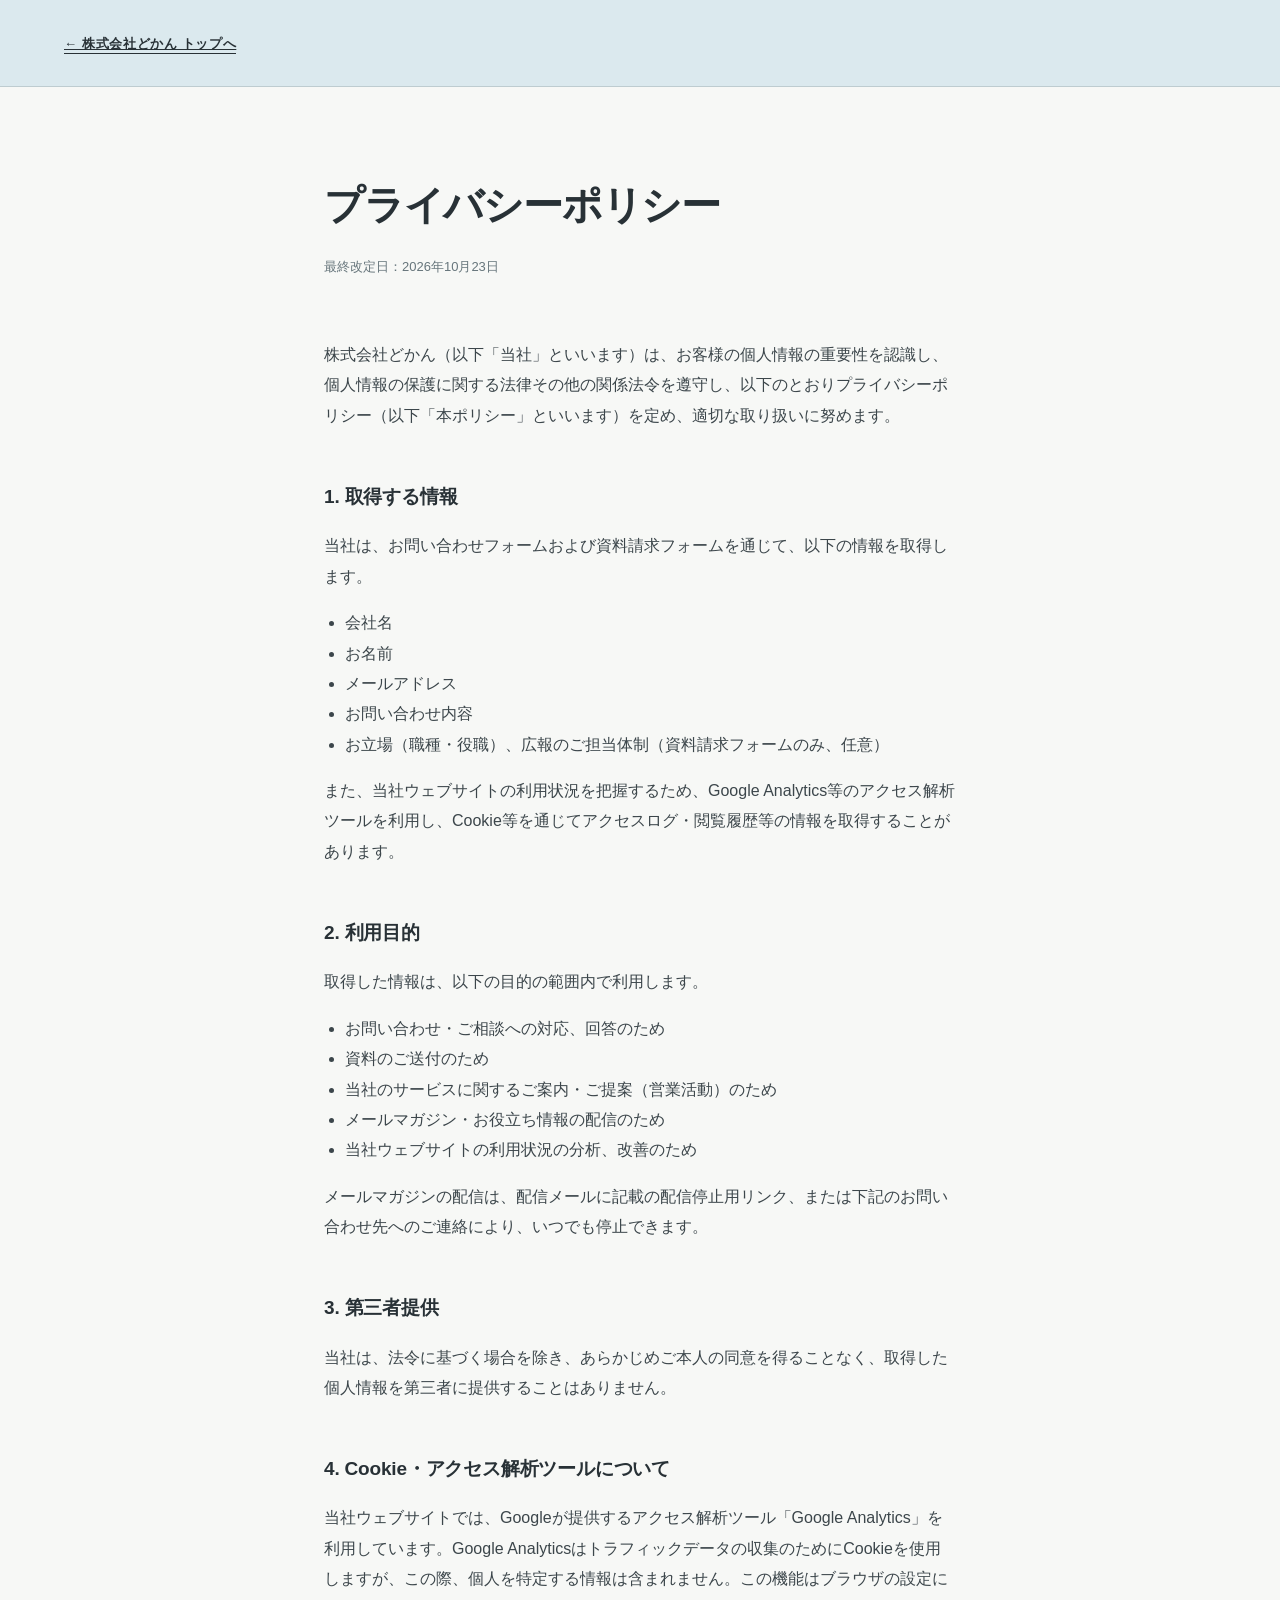
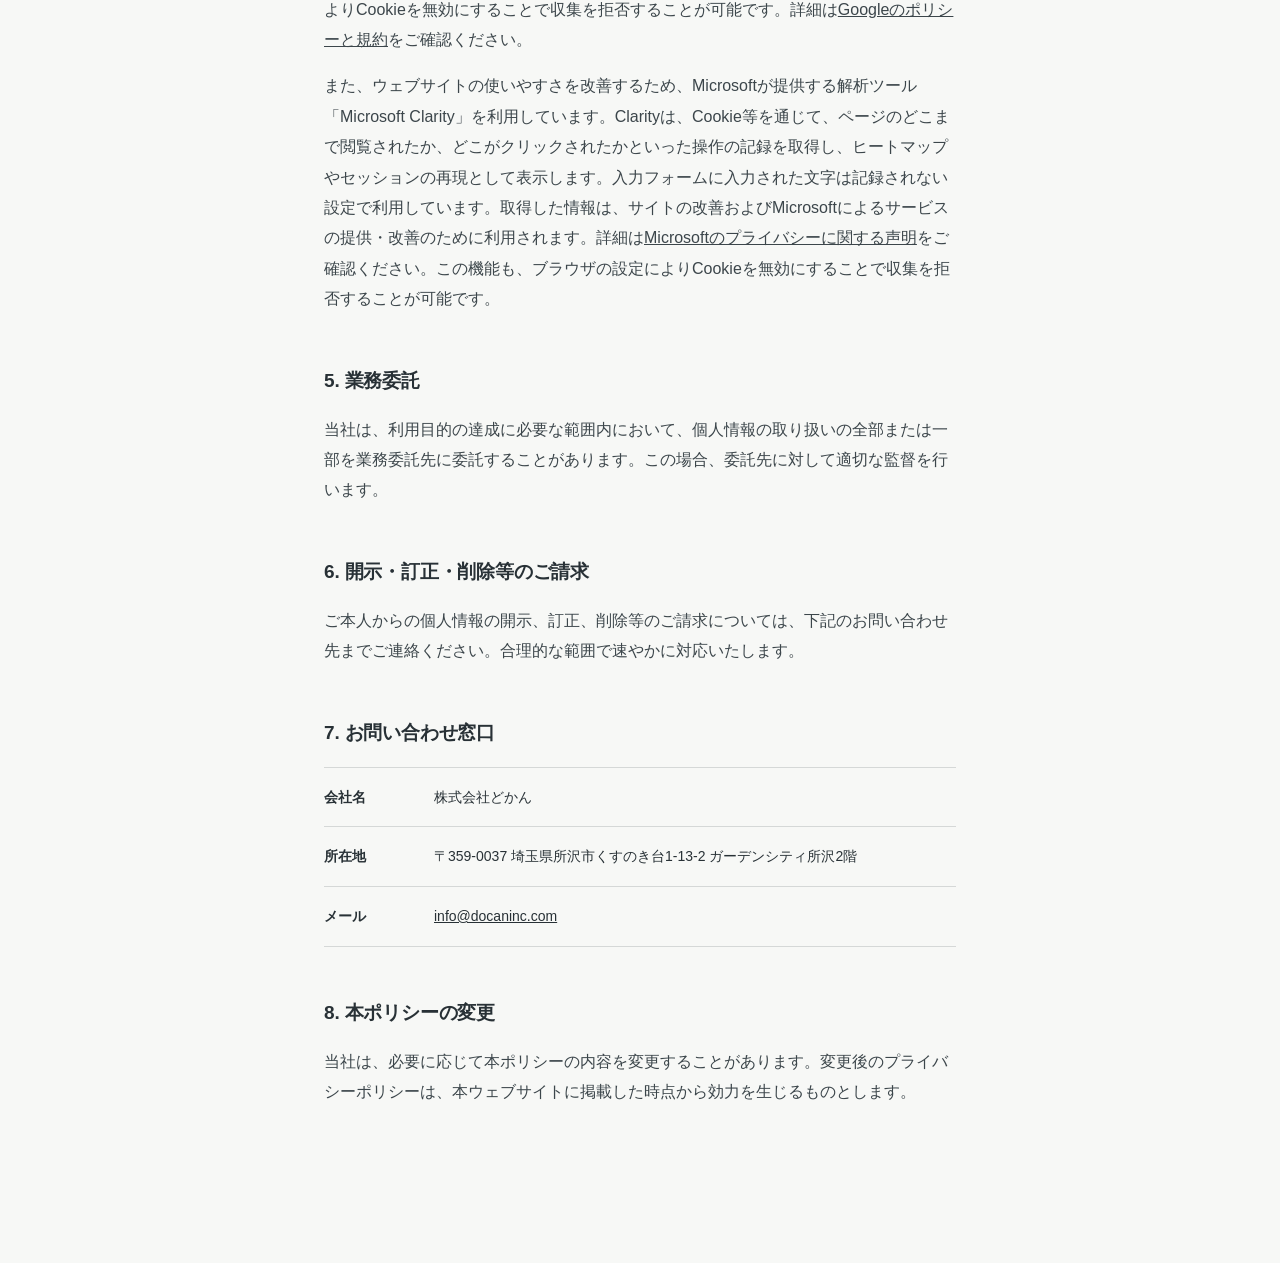
<file: privacy.html>
<!doctype html>
<html lang="ja">
<head>
  <meta charset="utf-8">
  <meta name="viewport" content="width=device-width,initial-scale=1,viewport-fit=cover">
  <meta name="theme-color" content="#dbe9ee">
  <meta name="description" content="株式会社どかんのプライバシーポリシー（個人情報の取り扱いについて）。">
  <link rel="canonical" href="https://docaninc.com/privacy.html">
  <title>プライバシーポリシー｜株式会社どかん</title>
  <link rel="icon" href="/favicon.ico" sizes="any">
  <link rel="icon" href="/favicon.png" type="image/png">
  <meta name="robots" content="noindex">
  <style>
    :root {
      --sky: #dbe9ee;
      --ink: #283136;
      --muted: #66757b;
      --line: rgba(40,49,54,.16);
      --paper: #f7f8f6;
    }
    * { box-sizing: border-box; }
    body {
      margin: 0;
      color: var(--ink);
      background: var(--paper);
      font-family: "Helvetica Neue", Arial, "Hiragino Kaku Gothic ProN", "Yu Gothic", Meiryo, sans-serif;
      font-size: 16px;
      line-height: 1.9;
    }
    a { color: inherit; }
    header { padding: 28px clamp(24px,5vw,80px); border-bottom: 1px solid var(--line); background: var(--sky); }
    header a { font-size: 13px; font-weight: 700; letter-spacing: .05em; border-bottom: 1px solid currentColor; padding-bottom: 2px; }
    main { max-width: 760px; margin: 0 auto; padding: 80px clamp(24px,5vw,80px) 140px; }
    h1 { font-size: clamp(28px,4vw,40px); letter-spacing: -.03em; margin: 0 0 12px; }
    .updated { color: var(--muted); font-size: 13px; margin: 0 0 60px; }
    h2 { font-size: 19px; letter-spacing: -.01em; margin: 48px 0 16px; }
    p, li { color: #3c464b; }
    ul { padding-left: 1.3em; }
    .company-table { border-top: 1px solid var(--line); margin-top: 16px; }
    .company-table div { display: grid; grid-template-columns: 110px 1fr; padding: 16px 0; border-bottom: 1px solid var(--line); font-size: 14px; }
    .company-table dt { font-weight: 700; }
    .company-table dd { margin: 0; }
  </style>
</head>
<body>
  <header>
    <a href="/">← 株式会社どかん トップへ</a>
  </header>
  <main>
    <h1>プライバシーポリシー</h1>
    <p class="updated">最終改定日：2026年10月23日</p>

    <p>株式会社どかん（以下「当社」といいます）は、お客様の個人情報の重要性を認識し、個人情報の保護に関する法律その他の関係法令を遵守し、以下のとおりプライバシーポリシー（以下「本ポリシー」といいます）を定め、適切な取り扱いに努めます。</p>

    <h2>1. 取得する情報</h2>
    <p>当社は、お問い合わせフォームおよび資料請求フォームを通じて、以下の情報を取得します。</p>
    <ul>
      <li>会社名</li>
      <li>お名前</li>
      <li>メールアドレス</li>
      <li>お問い合わせ内容</li>
      <li>お立場（職種・役職）、広報のご担当体制（資料請求フォームのみ、任意）</li>
    </ul>
    <p>また、当社ウェブサイトの利用状況を把握するため、Google Analytics等のアクセス解析ツールを利用し、Cookie等を通じてアクセスログ・閲覧履歴等の情報を取得することがあります。</p>

    <h2>2. 利用目的</h2>
    <p>取得した情報は、以下の目的の範囲内で利用します。</p>
    <ul>
      <li>お問い合わせ・ご相談への対応、回答のため</li>
      <li>資料のご送付のため</li>
      <li>当社のサービスに関するご案内・ご提案（営業活動）のため</li>
      <li>メールマガジン・お役立ち情報の配信のため</li>
      <li>当社ウェブサイトの利用状況の分析、改善のため</li>
    </ul>
    <p>メールマガジンの配信は、配信メールに記載の配信停止用リンク、または下記のお問い合わせ先へのご連絡により、いつでも停止できます。</p>

    <h2>3. 第三者提供</h2>
    <p>当社は、法令に基づく場合を除き、あらかじめご本人の同意を得ることなく、取得した個人情報を第三者に提供することはありません。</p>

    <h2>4. Cookie・アクセス解析ツールについて</h2>
    <p>当社ウェブサイトでは、Googleが提供するアクセス解析ツール「Google Analytics」を利用しています。Google Analyticsはトラフィックデータの収集のためにCookieを使用しますが、この際、個人を特定する情報は含まれません。この機能はブラウザの設定によりCookieを無効にすることで収集を拒否することが可能です。詳細は<a href="https://policies.google.com/technologies/partner-sites?hl=ja" target="_blank" rel="noopener">Googleのポリシーと規約</a>をご確認ください。</p>
    <p>また、ウェブサイトの使いやすさを改善するため、Microsoftが提供する解析ツール「Microsoft Clarity」を利用しています。Clarityは、Cookie等を通じて、ページのどこまで閲覧されたか、どこがクリックされたかといった操作の記録を取得し、ヒートマップやセッションの再現として表示します。入力フォームに入力された文字は記録されない設定で利用しています。取得した情報は、サイトの改善およびMicrosoftによるサービスの提供・改善のために利用されます。詳細は<a href="https://privacy.microsoft.com/ja-jp/privacystatement" target="_blank" rel="noopener">Microsoftのプライバシーに関する声明</a>をご確認ください。この機能も、ブラウザの設定によりCookieを無効にすることで収集を拒否することが可能です。</p>

    <h2>5. 業務委託</h2>
    <p>当社は、利用目的の達成に必要な範囲内において、個人情報の取り扱いの全部または一部を業務委託先に委託することがあります。この場合、委託先に対して適切な監督を行います。</p>

    <h2>6. 開示・訂正・削除等のご請求</h2>
    <p>ご本人からの個人情報の開示、訂正、削除等のご請求については、下記のお問い合わせ先までご連絡ください。合理的な範囲で速やかに対応いたします。</p>

    <h2>7. お問い合わせ窓口</h2>
    <div class="company-table">
      <div><dt>会社名</dt><dd>株式会社どかん</dd></div>
      <div><dt>所在地</dt><dd>〒359-0037 埼玉県所沢市くすのき台1-13-2 ガーデンシティ所沢2階</dd></div>
      <div><dt>メール</dt><dd><a href="mailto:info@docaninc.com">info@docaninc.com</a></dd></div>
    </div>

    <h2>8. 本ポリシーの変更</h2>
    <p>当社は、必要に応じて本ポリシーの内容を変更することがあります。変更後のプライバシーポリシーは、本ウェブサイトに掲載した時点から効力を生じるものとします。</p>
  </main>
</body>
</html>
</file>
<file: pr-engineering/assets/css/style.css>
/* base reset */
html{color-scheme:light dark;scroll-padding-top:84px}
body{margin:0}
img{max-width:100%}
[hidden]{display:none!important}

:root{
  --ground:#FFFFFF;
  --tint:#F7F8F6;
  --sky:#DDEAEF;
  --slate:#ACC1CA;
  --slate-deep:#7F9AA6;
  --tint-2:#EDF1F0;
  --surface:#FFFFFF;
  --ink:#283136;
  --body:#536167;
  --muted:#66757B;
  --line:#DFE4E3;
  --accent:#3F6B80;
  --accent-strong:#325768;
  --accent-soft:#E6EDF0;
  --warm:#F08A24;
  --warm-strong:#DC7712;
  --warm-soft:#FDF0E1;
  --on-accent:#FFFFFF;
  --wave:#B6C6CE;
  --shadow:0 1px 2px rgba(20,35,46,.04), 0 10px 28px rgba(20,35,46,.07);
  --shadow-sm:0 1px 2px rgba(20,35,46,.05), 0 4px 12px rgba(20,35,46,.05);
  --r:16px;
  --r-sm:10px;
  --f-display:"IBM Plex Sans JP","Hiragino Sans","Yu Gothic",system-ui,sans-serif;
  --f-body:"IBM Plex Sans JP","Hiragino Sans","Yu Gothic",system-ui,sans-serif;
  --f-mono:"IBM Plex Mono",ui-monospace,"SFMono-Regular",Menlo,monospace;
  --wrap:1120px;
}
@media (prefers-color-scheme: dark){
  :root{
    --ground:#141A1C; --tint:#1A2124; --tint-2:#20292C; --surface:#1D2528;
    --ink:#EDF1F0; --body:#C2CBCD; --muted:#8E9A9E; --line:#2E383B;
    --accent:#9DB6C1; --accent-strong:#B5C9D2; --accent-soft:#223036;
    --sky:#223038; --slate:#6F8894; --slate-deep:#90A8B3;
    --warm:#F0A45C; --warm-strong:#FFB258; --warm-soft:#3A2A16;
    --on-accent:#111A26; --wave:#33444F;
    --shadow:0 1px 2px rgba(0,0,0,.3), 0 10px 28px rgba(0,0,0,.35);
    --shadow-sm:0 1px 2px rgba(0,0,0,.3), 0 4px 12px rgba(0,0,0,.28);
  }
}

*{box-sizing:border-box}
body{background:var(--ground);color:var(--body);font-family:var(--f-body);font-size:16px;line-height:1.9;letter-spacing:.01em;padding-inline:clamp(16px,4vw,48px);-webkit-font-smoothing:antialiased}
.wrap{max-width:var(--wrap);margin-inline:auto}
h1,h2,h3{color:var(--ink);margin:0;text-wrap:balance;font-weight:700;letter-spacing:.01em}
/* 日本語を文節で改行（Chromium系。非対応ブラウザは通常の改行） */
h1,h2,h3,.pain q,.big-quote,.sm-node > ul li,.sm-channels span,.phase li b,.guard h3,.steps b,.ba-row span,.cv-name{word-break:auto-phrase;overflow-wrap:anywhere}
h2{font-family:var(--f-display);font-size:clamp(26px,3.3vw,38px);line-height:1.45}
h3{font-size:18px;line-height:1.6}
p{margin:0}
a{color:inherit}
.mono{font-family:var(--f-mono)}
.label{display:inline-block;width:fit-content;justify-self:start;align-self:start;font-family:var(--f-mono);font-size:11px;letter-spacing:.14em;text-transform:uppercase;color:var(--accent);background:var(--accent-soft);border-radius:999px;padding:5px 12px}
:focus-visible{outline:2px solid var(--accent);outline-offset:3px;border-radius:4px}

/* header */
.top{position:sticky;top:env(safe-area-inset-top,0px);z-index:10;background:color-mix(in srgb,var(--ground) 90%,transparent);backdrop-filter:blur(12px);margin-inline:calc(-1*clamp(16px,4vw,48px));padding-inline:clamp(16px,4vw,48px);box-shadow:0 1px 0 var(--line)}
.top .wrap{display:flex;align-items:center;justify-content:space-between;gap:16px;height:72px}
.brand{display:flex;align-items:center;gap:14px;text-decoration:none;color:var(--ink)}
.logo{display:flex;align-items:center;gap:8px}
.logo img{display:block;width:auto}
.logo-symbol{height:28px}
.logo-word{height:22px}
.brand-sub{font-family:var(--f-mono);font-size:11px;color:var(--muted);letter-spacing:.12em;padding-left:14px;border-left:1px solid var(--line)}
@media (prefers-color-scheme: dark){.logo img{filter:invert(1)}}
@media (max-width:400px){.brand-sub{display:none}}
.nav{display:flex;gap:26px;align-items:center;font-size:14px}
.nav a:not(.btn){text-decoration:none;color:var(--body);font-weight:500}
.nav a:not(.btn):hover{color:var(--accent)}
.btn{display:inline-flex;align-items:center;justify-content:center;gap:10px;font:700 15px/1 var(--f-body);letter-spacing:.02em;padding:17px 30px;border-radius:999px;text-decoration:none;cursor:pointer;border:2px solid transparent;transition:transform .15s,box-shadow .15s,background .15s,color .15s}
.btn-primary{background:var(--accent);color:var(--on-accent);box-shadow:0 6px 18px rgba(30,127,149,.28)}
.btn-primary:hover{background:var(--accent-strong);color:var(--on-accent);transform:translateY(-1px);box-shadow:0 10px 22px rgba(30,127,149,.34)}
/* ヘッダーの資料請求ボタンだけ、目立たせるためオレンジのまま */
.top .btn-primary{background:var(--warm);color:#14232E;box-shadow:0 6px 18px rgba(240,138,36,.3)}
.top .btn-primary:hover{background:var(--warm-strong);color:#14232E;box-shadow:0 10px 22px rgba(240,138,36,.36)}
.btn-ghost{background:var(--surface);color:var(--accent);border-color:var(--accent)}
.btn-ghost:hover{background:var(--accent-soft)}
.btn-sm{padding:11px 20px;font-size:13px}
.btn[disabled]{opacity:.5;cursor:progress}
.arrow{font-family:var(--f-mono)}
@media (max-width:900px){.nav a:not(.btn){display:none}}

/* hero */
.hero{position:relative;padding-block:clamp(64px,9vw,112px) clamp(56px,7vw,88px);overflow:hidden;margin-inline:calc(-1*clamp(16px,4vw,48px));padding-inline:clamp(16px,4vw,48px);background:linear-gradient(168deg,var(--sky) 0%,#E4EDF1 100%)}
#wave{position:absolute;inset:0;width:100%;height:100%;pointer-events:none}
.hero .wrap{position:relative;display:grid;grid-template-columns:minmax(0,1.3fr) minmax(0,.7fr);align-items:center;gap:clamp(24px,4vw,48px)}
.hero-kv{justify-self:end}
.hero-kv img{display:block;width:100%;max-width:430px;height:auto}
@media (max-width:860px){
  .hero .wrap{grid-template-columns:1fr}
  .hero-kv{order:-1;max-width:300px;justify-self:start}
}
.hero-en{font-family:"Inter",var(--f-display);font-weight:900;font-size:clamp(26px,3.2vw,42px);line-height:1.04;letter-spacing:-.025em;color:var(--ink)}
.hero h1{font-family:var(--f-display);font-weight:700;font-size:clamp(34px,5.6vw,64px);line-height:1.3;letter-spacing:0;margin-top:22px}
.hero h1 em{font-style:normal;position:relative;white-space:nowrap;color:var(--accent)}
.hero h1 em::after{content:"";position:absolute;left:0;right:0;bottom:.06em;height:.18em;background:var(--warm);opacity:.28;border-radius:999px}
.hero .lead{max-width:34em;margin-top:28px;font-size:clamp(16px,1.5vw,18px);color:var(--body)}
.hero .lead strong{color:var(--ink);font-weight:700}
.hero .cta{display:flex;flex-wrap:wrap;gap:14px;margin-top:36px}
.vlabel{writing-mode:vertical-rl;font-family:var(--f-mono);font-size:11px;letter-spacing:.3em;color:var(--muted);justify-self:end;align-self:start;display:flex;align-items:center;gap:14px}
.vlabel::before{content:"";width:1px;height:64px;background:var(--line)}
.hero .tags{display:flex;flex-wrap:wrap;gap:8px;margin-top:44px;font-size:12.5px;color:var(--accent-strong)}
.hero .tags span{background:var(--surface);border:1px solid var(--line);border-radius:999px;padding:7px 14px;box-shadow:var(--shadow-sm)}
@media (max-width:640px){.hero .wrap{grid-template-columns:1fr}.vlabel{display:none}}

/* sections */
section.s{padding-block:clamp(64px,8vw,104px)}
.s + .s{border-top:1px solid var(--line)}
.s-tint{background:var(--tint);margin-inline:calc(-1*clamp(16px,4vw,48px));padding-inline:clamp(16px,4vw,48px);border-top:none!important}
.s-tint + .s{border-top:none}
.s-head{display:grid;grid-template-columns:200px minmax(0,1fr);gap:20px 48px;margin-bottom:48px}
.s-head .intro{max-width:40em;margin-top:18px}
@media (max-width:820px){.s-head{grid-template-columns:1fr}}

/* pains */
.pains{display:grid;grid-template-columns:repeat(auto-fit,minmax(min(260px,100%),1fr));gap:20px}
.pain{background:var(--surface);border:1px solid var(--line);border-radius:var(--r);box-shadow:var(--shadow-sm);padding:26px 24px 28px}
.pain q{display:block;font-size:18px;font-weight:700;line-height:1.65;color:var(--ink);quotes:"「" "」"}
.pain p{margin-top:12px;font-size:14px;color:var(--muted)}

.data{display:grid;grid-template-columns:minmax(0,1fr) minmax(0,1.2fr);gap:32px;margin-top:56px;align-items:start}
@media (max-width:820px){.data{grid-template-columns:1fr}}
.data > div{background:var(--surface);border:1px solid var(--line);border-radius:var(--r);box-shadow:var(--shadow-sm);padding:28px 26px 30px}
.stat{display:flex;align-items:baseline;gap:14px;flex-wrap:wrap;margin-top:14px}
.stat .from{font-family:var(--f-mono);font-size:26px;color:var(--muted);font-variant-numeric:tabular-nums}
.stat .to{font-family:var(--f-display);font-weight:700;font-size:clamp(56px,8vw,84px);line-height:1;color:var(--accent);font-variant-numeric:tabular-nums}
.stat .to small{font-size:.4em}
.cap{font-size:14px;margin-top:14px}
.src{font-size:11px;color:var(--muted);margin-top:10px;line-height:1.7}
.bars{display:grid;gap:18px}
.bar-rows{display:grid;gap:18px}
.bars h3{font-size:16px;margin-bottom:4px}
.bar{display:grid;grid-template-columns:10.5em minmax(0,1fr) 4em;gap:14px;align-items:center;font-size:14px}
.bar .track{height:12px;background:var(--tint-2);border-radius:999px;position:relative;overflow:hidden}
.bar .fill{position:absolute;inset:0 auto 0 0;background:var(--accent);border-radius:999px}
.bar .v{font-family:var(--f-mono);text-align:right;color:var(--ink);font-variant-numeric:tabular-nums}
.scale{display:grid;grid-template-columns:10.5em minmax(0,1fr) 4em;gap:14px;font-family:var(--f-mono);font-size:10px;color:var(--muted)}
.scale div{display:flex;justify-content:space-between}
.note-box{margin-top:40px;padding:22px 26px;background:var(--warm-soft);border-radius:var(--r-sm);font-size:15px;color:var(--ink);max-width:46em}

/* why now */
.cite{display:grid;grid-template-columns:repeat(auto-fit,minmax(min(260px,100%),1fr));gap:40px;align-items:center}
.figs{display:grid;grid-template-columns:repeat(2,minmax(0,1fr));gap:20px}
.pains + .figs{margin-top:40px}
@media (max-width:520px){.figs{grid-template-columns:1fr}}
.fig{background:var(--surface);border:1px solid var(--line);border-radius:var(--r);box-shadow:var(--shadow-sm);padding:24px 22px 26px}
.fig .num{font-family:var(--f-display);font-weight:700;font-size:clamp(48px,6vw,68px);line-height:1.1;color:var(--accent);margin-top:12px;font-variant-numeric:tabular-nums}
.fig .num small{font-size:.4em}
.fig-note{margin-top:18px}
.big-quote{font-size:clamp(20px,2.3vw,28px);font-weight:700;line-height:1.7;color:var(--ink)}
.big-quote b{color:var(--accent);font-weight:700}

/* PRエンジニアリングの3ステップ図 */
.pe{margin-top:4px}
.pe-tag{text-align:center;font-size:clamp(17px,2vw,23px);font-weight:700;color:var(--ink);line-height:1.6}
.pe-flow{position:relative;margin-top:32px}
.pe-ribbon{position:absolute;left:11%;right:11%;top:22%;width:78%;height:56%;pointer-events:none}
.pe-ribbon path{fill:none;stroke:url(#pe-grad);stroke-width:30;stroke-linecap:round}
.pe-ribbon .s1{stop-color:var(--slate-deep);stop-opacity:.55}
.pe-ribbon .s2{stop-color:var(--slate);stop-opacity:.75}
.pe-ribbon .s3{stop-color:var(--slate);stop-opacity:.7}
.pe-ribbon .s4{stop-color:var(--sky);stop-opacity:.95}
.pe-steps{list-style:none;margin:0;padding:0;position:relative;display:grid;grid-template-columns:repeat(3,minmax(0,1fr));gap:clamp(16px,3vw,40px)}
.pe-steps li{aspect-ratio:1;border-radius:50%;background:var(--surface);border:1px solid var(--line);box-shadow:var(--shadow);display:flex;flex-direction:column;align-items:center;justify-content:center;text-align:center;padding:clamp(18px,3vw,44px)}
.pe-no{font-family:var(--f-mono);font-size:11px;color:var(--muted)}
.pe-steps h3{margin-top:4px;font-size:clamp(15px,1.5vw,20px);letter-spacing:.14em;color:var(--ink)}
.pe-icon{display:block;margin:14px 0 12px;color:var(--accent);line-height:0}
.pe-steps li:last-child .pe-icon{color:var(--slate-deep)}
.pe-steps p{font-size:clamp(12px,1.05vw,14px);line-height:1.8}
@media (max-width:820px){
  .pe-ribbon{display:none}
  .pe-steps{grid-template-columns:1fr;gap:14px}
  .pe-steps li{aspect-ratio:auto;border-radius:var(--r);padding:26px 24px}
  .pe-steps p{font-size:14px}
  .pe-br{display:none}
}

.pe + .def{margin-top:32px}
.pe + .elements{margin-top:32px}

/* 仕組みを構成する3つの要素 */
.elements{margin-top:28px;padding:26px clamp(20px,3vw,30px);background:var(--sky);border-radius:var(--r)}
.el-head{font-size:15px;font-weight:700;color:var(--ink);letter-spacing:.02em}
.elements dl{margin:18px 0 0;display:grid;grid-template-columns:repeat(3,minmax(0,1fr));gap:clamp(12px,1.6vw,18px)}
.elements dl > div{background:var(--surface);border:1px solid var(--line);border-radius:var(--r-sm);padding:16px 18px 18px}
.elements dt{font-family:var(--f-mono);font-size:13px;font-weight:500;letter-spacing:.06em;color:var(--accent)}
.elements dd{margin:7px 0 0;font-size:13px;line-height:1.85;color:var(--body)}
.el-note{margin-top:18px;padding-top:16px;border-top:1px solid var(--line);font-size:13px;line-height:1.9;color:var(--body)}
@media (max-width:720px){.elements dl{grid-template-columns:1fr;gap:14px}}

/* definition */
.def{background:var(--tint);border-radius:var(--r);padding:clamp(28px,5vw,56px);display:grid;grid-template-columns:minmax(0,1fr) minmax(0,1.2fr);gap:40px;margin-top:8px}
@media (max-width:820px){.def{grid-template-columns:1fr}}
.def .word{font-family:var(--f-display);font-weight:700;font-size:clamp(26px,3.4vw,40px);line-height:1.3;color:var(--ink)}
.def .reading{font-family:var(--f-mono);font-size:13px;color:var(--muted);margin-top:12px;letter-spacing:.08em}
.def .pos{display:inline-block;background:var(--surface);border-radius:6px;font-size:11px;padding:2px 8px;margin-right:10px;line-height:1.7;vertical-align:2px}
.def-lead{margin-top:18px;font-size:15px;color:var(--ink);font-weight:700;line-height:1.8}
.s-head .def-tag{margin-top:14px}
.def-tag{margin-top:10px;font-family:var(--f-mono);font-size:12px;letter-spacing:.06em;color:var(--accent)}
.def ol{margin:0;padding-left:1.4em;display:grid;gap:22px}
.def ol li b{display:block;font-size:15px;color:var(--ink);letter-spacing:.02em}
.def ol li b .en{display:block;margin-bottom:5px;font:500 11px/1 var(--f-mono);font-style:normal;letter-spacing:.16em;color:var(--accent)}
.def ol li span{display:block;margin-top:8px;font-size:14px;line-height:1.95}
.def ol li::marker{font-family:var(--f-mono);color:var(--accent);font-weight:700}
.compare-lead{margin-top:48px;max-width:44em;color:var(--ink)}
.compare{margin-top:20px;overflow-x:auto;border-radius:var(--r);border:1px solid var(--line);box-shadow:var(--shadow-sm);background:var(--surface)}
.compare table{width:100%;min-width:660px;border-collapse:collapse;font-size:14px}
.compare th,.compare td{text-align:left;padding:18px 20px;border-bottom:1px solid var(--line);vertical-align:top}
.compare tbody tr:last-child th,.compare tbody tr:last-child td{border-bottom:none}
.compare thead th{font-size:13px;font-weight:700;color:var(--muted);background:var(--tint)}
.compare thead th.us{color:var(--accent-strong);background:var(--accent-soft)}
.compare td.us{background:var(--accent-soft);color:var(--ink);font-weight:500}
.compare tbody th{font-weight:700;color:var(--ink);width:16%}
.compare-note{margin-top:16px;font-size:13px;color:var(--muted);max-width:52em}

/* approach */
.cases{display:grid;grid-template-columns:minmax(0,1fr);gap:24px}
@media (max-width:900px){.cases{grid-template-columns:1fr}}
.case{background:var(--surface);border:1px solid var(--line);border-radius:var(--r);box-shadow:var(--shadow);padding:28px clamp(20px,3vw,30px) 30px}
.case h3{font-size:24px;margin-top:10px}
.case-ex{margin-top:14px;font-size:14px;color:var(--ink);background:var(--tint);border-radius:var(--r-sm);padding:14px 16px}
.steps{list-style:none;margin:22px 0 0;padding:0;counter-reset:st}
.steps li{counter-increment:st;display:grid;grid-template-columns:2.2em minmax(0,1fr);gap:2px 10px;padding:14px 0;border-bottom:1px solid var(--line);font-size:14px}
.steps li:last-child{border-bottom:none;padding-bottom:0}
.steps li::before{content:counter(st,decimal-leading-zero);font-family:var(--f-mono);font-size:11px;color:var(--accent);background:var(--accent-soft);border-radius:999px;width:2em;height:2em;display:flex;align-items:center;justify-content:center;grid-row:span 2;margin-top:2px}
.steps b{color:var(--ink);font-weight:700}
.case-note{margin-top:14px;font-size:12px;color:var(--muted)}

.cover{margin-top:64px;background:var(--surface);border:1px solid var(--line);border-radius:var(--r);box-shadow:var(--shadow);padding:clamp(24px,3.4vw,36px)}
.cover-head{display:grid;grid-template-columns:minmax(0,1fr) auto;gap:20px 40px;align-items:end}
@media (max-width:640px){.cover-head{grid-template-columns:1fr}}
.cover-head h3{font-size:22px;line-height:1.5}
.cover-head p{margin-top:12px;font-size:14px;max-width:44em}
.cover-avg{text-align:right}
.cover-avg .num{display:block;font-family:var(--f-display);font-weight:700;font-size:clamp(44px,5.4vw,60px);line-height:1.1;color:var(--accent);font-variant-numeric:tabular-nums}
.cover-avg .num small{font-size:.4em}
@media (max-width:640px){.cover-avg{text-align:left}}
.cover-list{list-style:none;margin:28px 0 0;padding:0;columns:2;column-gap:44px}
@media (max-width:820px){.cover-list{columns:1}}
.cover-list li{break-inside:avoid;display:grid;grid-template-columns:minmax(0,1fr) auto;gap:4px 12px;padding:10px 0;font-size:14px}
.cv-name{color:var(--ink)}
.cv-name small{font-family:var(--f-mono);font-size:10px;color:var(--muted);margin-left:8px;white-space:nowrap}
.cv-v{font-family:var(--f-mono);color:var(--ink);font-variant-numeric:tabular-nums}
.cv-track{grid-column:1/-1;position:relative;height:8px;background:var(--tint-2);border-radius:999px;overflow:hidden}
.cv-track::after{content:"";position:absolute;top:0;bottom:0;left:48%;border-left:1px dashed var(--muted)}
.cv-fill{position:absolute;inset:0 auto 0 0;background:var(--accent);border-radius:999px}
.cover .src{margin-top:16px}

.split{display:grid;grid-template-columns:repeat(2,minmax(0,1fr));margin-top:48px;border-radius:var(--r);overflow:hidden;box-shadow:var(--shadow)}
@media (max-width:820px){.split{grid-template-columns:1fr}}
.split>div{padding:clamp(24px,3vw,36px);background:var(--tint)}
.split .human{background:var(--ink);color:#fff}
.split .human h3{color:#fff}
.split .human .label{background:rgba(255,255,255,.14);color:#fff}
.split h3{font-size:21px;margin-top:10px;line-height:1.5}
.split-note{margin-top:10px;font-size:13px;color:var(--muted)}
.split ul{list-style:none;margin:16px 0 0;padding:0;display:grid;gap:10px;font-size:14px}
.split li::before{content:"✓ ";color:var(--accent);font-weight:700}
.split .human li::before{color:var(--warm)}
.ba-title{margin-top:56px;font-size:17px}
.ba{margin-top:16px;max-width:780px}
.ba-row{display:grid;grid-template-columns:minmax(0,1fr) 2.5em minmax(0,1fr);align-items:center;padding:14px 0;border-bottom:1px solid var(--line);font-size:15px}
.ba-row>span:last-child{color:var(--ink);font-weight:700}
.ba-row .ar{font-family:var(--f-mono);color:var(--warm);text-align:center;font-weight:700}
.ba-head{font-family:var(--f-mono);font-size:11px;letter-spacing:.14em;text-transform:uppercase;color:var(--muted);border-bottom:2px solid var(--line);padding-top:0}
.ba-head>span:last-child{color:var(--accent);font-weight:400}

/* skills */
/* Skill：企画・戦略を核にしたPRの回し方 */
.hub{padding-top:4px}
.hub-tag{text-align:center;font-size:clamp(17px,1.9vw,22px);font-weight:700;color:var(--ink);line-height:1.6}
.hub-flow{position:relative;margin-top:28px}
.hub-lines{position:absolute;inset:0;width:100%;height:100%;pointer-events:none}
.hub-lines path{fill:none;stroke-linecap:round}
.hl-out path{stroke:var(--slate-deep);stroke-width:3;opacity:.85}
.hl-back path{stroke:var(--slate);stroke-width:3;stroke-dasharray:8 8;opacity:1}
.hub-grid{position:relative;display:grid;grid-template-columns:minmax(0,1fr) minmax(230px,1.15fr) minmax(0,1fr);gap:clamp(14px,2.8vw,36px);align-items:center}
.hub-core{grid-column:2;grid-row:1 / span 2;justify-self:center;aspect-ratio:1;width:100%;max-width:252px;border-radius:50%;background:radial-gradient(circle at 38% 32%,#6E8E9C 0%,var(--accent-strong) 100%);color:#fff;display:flex;flex-direction:column;align-items:center;justify-content:center;text-align:center;padding:24px;box-shadow:0 14px 34px rgba(40,49,54,.18)}
.hub-core h3{font-size:clamp(16px,1.6vw,20px);color:#fff;letter-spacing:.02em}
.hub-core p{margin-top:10px;font-size:clamp(11px,1vw,12.5px);line-height:1.8;color:rgba(255,255,255,.88)}
.hub-card{background:var(--surface);border:1px solid var(--line);border-radius:var(--r);box-shadow:var(--shadow-sm);padding:20px clamp(16px,1.8vw,22px) 22px}
.hub-earned{grid-column:1;grid-row:1}
.hub-owned{grid-column:3;grid-row:1}
.hub-exp{grid-column:1;grid-row:2}
.hub-biz{grid-column:3;grid-row:2}
.hub-ct{display:flex;align-items:center;gap:10px;font-size:clamp(14px,1.4vw,17px);font-weight:700;color:var(--ink)}
.hub-icon{flex:none;width:36px;height:36px;border-radius:50%;background:var(--accent-soft);color:var(--accent);display:grid;place-items:center}
.hub-card ul{list-style:none;margin:12px 0 0;padding:0;display:grid;gap:6px;font-size:12.5px;line-height:1.7}
.hub-card li{display:grid;grid-template-columns:1em minmax(0,1fr)}
.hub-card li::before{content:"・";color:var(--accent)}
.hub-legend{margin-top:26px;text-align:center;font-size:13px;line-height:1.9;color:var(--body)}
.lg{font-weight:700;padding:2px 10px;border-radius:999px}
.lg-out{color:var(--accent-strong);background:var(--accent-soft)}
.lg-back{color:#5E7B88;background:var(--sky)}
@media (max-width:860px){
  .hub-lines{display:none}
  .hub-grid{grid-template-columns:1fr;gap:14px}
  .hub-core{grid-column:1;grid-row:1;aspect-ratio:auto;max-width:none;border-radius:var(--r);padding:22px}
  .hub-earned,.hub-owned,.hub-exp,.hub-biz{grid-column:1;grid-row:auto}
}

.grow-lead{margin-top:48px;font-size:17px;font-weight:700;color:var(--ink)}
.grow{display:grid;grid-template-columns:repeat(auto-fit,minmax(min(260px,100%),1fr));gap:20px;margin-top:20px}
.grow div{background:var(--surface);border:1px solid var(--line);border-radius:var(--r);box-shadow:var(--shadow-sm);padding:24px 22px 26px}
.grow h3{font-size:16px}
.grow p{margin-top:10px;font-size:14px}

/* service phases */
.phases{display:grid;grid-template-columns:repeat(2,minmax(0,1fr));gap:24px}
@media (max-width:820px){.phases{grid-template-columns:1fr}}
.phase{background:var(--surface);border:1px solid var(--line);border-radius:var(--r);box-shadow:var(--shadow);padding:28px clamp(20px,3vw,30px) 30px;border-top:4px solid var(--accent)}
.phase:last-child{border-top-color:var(--warm)}
.phase .meta{display:flex;justify-content:space-between;gap:12px;flex-wrap:wrap;align-items:center}
.phase h3{font-size:26px;margin-top:12px}
.phase .en{font-family:var(--f-mono);font-size:12px;color:var(--muted)}
.phase-lead{margin-top:12px;font-size:14px;color:var(--ink)}
.phase ul{list-style:none;margin:22px 0 0;padding:0}
.phase li{padding:14px 0;border-bottom:1px solid var(--line);display:grid;grid-template-columns:minmax(0,11em) minmax(0,1fr);gap:16px;font-size:14px}
.phase li:last-child{border-bottom:none;padding-bottom:0}
.phase li b{color:var(--ink);font-weight:700}
@media (max-width:520px){.phase li{grid-template-columns:1fr;gap:2px}}
.deliver{margin-top:48px;background:var(--ink);color:#fff;border-radius:var(--r);padding:clamp(28px,4vw,44px);display:grid;grid-template-columns:minmax(0,1fr) minmax(0,2fr);gap:36px}
.deliver h3{color:#fff;font-size:23px;margin-top:10px}
.deliver .label{background:rgba(255,255,255,.14);color:#fff}
.deliver p{font-size:14px;margin-top:12px;opacity:.82}
.deliver ul{list-style:none;margin:0;padding:0;display:grid;grid-template-columns:repeat(2,minmax(0,1fr));gap:0 32px}
.deliver li{padding:16px 0;border-bottom:1px solid rgba(255,255,255,.18);font-size:14px}
.deliver li b{display:block;font-weight:700;font-size:15px}
.deliver li span{opacity:.75;font-size:13px}
@media (max-width:820px){.deliver{grid-template-columns:1fr}.deliver ul{grid-template-columns:1fr}}

/* executives */
.exec{background:var(--tint-2);margin-inline:calc(-1*clamp(16px,4vw,48px));padding-inline:clamp(16px,4vw,48px);border-top:none!important}
.guard{display:grid;grid-template-columns:repeat(auto-fit,minmax(min(300px,100%),1fr));gap:16px}
.guard div{background:var(--surface);border-radius:var(--r);box-shadow:var(--shadow-sm);padding:26px 24px 28px}
.guard .k{font-family:var(--f-mono);font-size:11px;color:var(--accent);letter-spacing:.12em}
.guard h3{margin-top:10px;font-size:17px}
.guard p{margin-top:10px;font-size:14px}
.roles{margin-top:40px;display:flex;align-items:stretch;flex-wrap:wrap;gap:12px;font-size:13px}
.roles div{flex:1 1 220px;padding:18px 20px;border-radius:var(--r-sm);background:var(--surface);box-shadow:var(--shadow-sm)}
.roles div.us{background:var(--accent);color:#fff}
.roles b{display:block;font-size:14px;margin-bottom:4px;color:var(--ink)}
.roles .us b{color:#fff}
.roles-cap{font-size:12px;color:var(--muted);margin-top:14px}
.exec-link{margin-top:16px;font-size:14px}
.exec-link a{color:var(--accent);font-weight:700;text-underline-offset:4px}

/* process */
.flow{list-style:none;margin:0;padding:0;display:grid;grid-template-columns:repeat(5,minmax(0,1fr));gap:16px;counter-reset:step}
.flow li{counter-increment:step;background:var(--surface);border:1px solid var(--line);border-radius:var(--r);box-shadow:var(--shadow-sm);padding:22px 20px 24px;position:relative}
.flow li::before{content:counter(step,decimal-leading-zero);font-family:var(--f-mono);font-size:12px;font-weight:500;color:var(--on-accent);background:var(--accent);border-radius:999px;width:2.4em;height:2.4em;display:flex;align-items:center;justify-content:center;margin-bottom:14px}
.flow h3{font-size:16px}
.flow .d{font-family:var(--f-mono);font-size:11px;color:var(--muted);margin-top:4px}
.flow p{font-size:13px;margin-top:10px}
@media (max-width:900px){.flow{grid-template-columns:1fr}}

/* faq */
.faq{max-width:880px;display:grid;gap:12px}
.faq details{background:var(--surface);border:1px solid var(--line);border-radius:var(--r-sm);box-shadow:var(--shadow-sm);padding:0 22px}
.faq summary{list-style:none;cursor:pointer;padding:20px 40px 20px 0;position:relative;color:var(--ink);font-weight:700}
.faq summary::-webkit-details-marker{display:none}
.faq summary::before{content:"Q.";font-family:var(--f-mono);color:var(--accent);margin-right:14px}
.faq summary::after{content:"+";position:absolute;right:0;top:16px;font-family:var(--f-mono);font-size:20px;color:var(--accent);transition:transform .2s}
.faq details[open] summary::after{transform:rotate(45deg)}
.faq details p{padding:0 0 22px 2.2em;font-size:15px;max-width:44em}

/* request */
.request h2{margin-top:16px}
.request-lead{margin-top:18px;max-width:30em}
.request{display:grid;grid-template-columns:minmax(0,1fr) minmax(0,1fr);gap:clamp(32px,5vw,64px);align-items:start}
@media (max-width:820px){.request{grid-template-columns:1fr}}
.doc{border-radius:var(--r);background:linear-gradient(160deg,var(--tint),var(--accent-soft));aspect-ratio:1.414/1;max-width:100%;padding:28px;display:flex;flex-direction:column;justify-content:space-between;margin-top:32px;box-shadow:var(--shadow)}
.doc .t{font-size:clamp(19px,2.2vw,24px);font-weight:700;color:var(--ink);line-height:1.6}
.doc .f{font-family:var(--f-mono);font-size:11px;color:var(--muted);display:flex;justify-content:space-between}
.toc{list-style:none;padding:0;margin:22px 0 0;font-size:14px;display:grid;gap:8px}
.toc li::before{content:"✓ ";color:var(--accent);font-weight:700}
form{background:var(--surface);border:1px solid var(--line);border-radius:var(--r);box-shadow:var(--shadow);padding:clamp(24px,4vw,36px);display:grid;gap:18px}
.field{display:grid;gap:6px}
.field label{font-size:13px;color:var(--ink);font-weight:700}
.field label .req{font-family:var(--f-mono);font-size:10px;color:var(--warm-strong);background:var(--warm-soft);border-radius:999px;padding:2px 8px;margin-left:6px}
.field input,.field select{font:16px/1.5 var(--f-body);color:var(--ink);background:var(--ground);border:1px solid var(--line);border-radius:var(--r-sm);padding:13px 15px;width:100%}
.field input:focus,.field select:focus{outline:none;border-color:var(--accent);box-shadow:0 0 0 3px var(--accent-soft)}
.row2{display:grid;grid-template-columns:1fr 1fr;gap:14px}
@media (max-width:520px){.row2{grid-template-columns:1fr}}
.consent{display:flex;align-items:flex-start;gap:10px;font-size:14px;color:var(--ink)}
.consent input{width:18px;height:18px;margin:4px 0 0;flex:none;accent-color:var(--accent)}
.consent .req{font-family:var(--f-mono);font-size:10px;color:var(--warm-strong);background:var(--warm-soft);border-radius:999px;padding:2px 8px;margin-left:6px}
.btn-submit{justify-content:center;width:100%}
.hp{position:absolute;left:-9999px;width:1px;height:1px;overflow:hidden}
.fine{font-size:12px;color:var(--muted)}
.toast{font-size:14px;padding:16px 18px;background:var(--accent-soft);color:var(--ink);border-radius:var(--r-sm)}
.toast.is-error{background:var(--warm-soft)}
.toast a{color:var(--accent);font-weight:700}
.field [aria-invalid="true"]{border-color:var(--warm-strong)}

footer{border-top:1px solid var(--line);padding-block:36px 52px;font-size:12px;color:var(--muted)}
footer .wrap{display:flex;justify-content:space-between;flex-wrap:wrap;gap:16px}
.foot-links{display:flex;flex-wrap:wrap;gap:8px 24px}
.foot-links a{color:var(--body);text-decoration:none}
.foot-links a:hover{color:var(--accent);text-decoration:underline}

@media (prefers-reduced-motion:reduce){*{transition:none!important;animation:none!important}}
</file>
<file: pr-engineering/assets/css/bold.css>
/* ============================================================
   bold.css — 強調レイヤー
   style.css の上に重ねて読み込む（index.html で読み込み済み）。
   色は style.css のトークンを使い、ここでは「強弱の付け方」だけを足す。
   外すときは index.html の <link> 1行を消せば、前のデザインに戻る。

   やっていること（5つの手法）
   1. 見出しのウェイトと大きさを一段上げる（極太 × 本文は細いまま）
   2. セクション名を巨大な背景文字（ゴースト）として置く
   3. 節目のセクションをベタ面（濃い青／チャコール）にして白抜き
   4. 数字を主役サイズまで拡大する
   5. セクションの切れ目にCTAの帯を入れる
   ============================================================ */

:root{
  /* 極太の見出し用。本文の IBM Plex Sans JP（最大700）では出せない重さを足す */
  --f-impact:"Noto Sans JP","IBM Plex Sans JP","Hiragino Sans","Yu Gothic",system-ui,sans-serif;
  /* ベタ面は、ライト／ダークのどちらでも「濃い面に白文字」で成立させるため固定色 */
  --deep:#3F6B80;
  --deep-2:#2B4C5C;
  --deep-3:#1F3A47;
  --char:#242C30;
  --ghost-ink:rgba(40,49,54,.055);
  --wrap:1180px;
}
@media (prefers-color-scheme: dark){
  :root{--ghost-ink:rgba(255,255,255,.05)}
}

/* ── 1. 見出しのウェイトと大きさ ───────────────────────── */
h1,h2{font-family:var(--f-impact);font-weight:900;letter-spacing:-.015em}
h2{font-size:clamp(29px,4.9vw,54px);line-height:1.32}
h3{font-weight:700}
.hero h1{font-family:var(--f-impact);font-weight:900;font-size:clamp(38px,7vw,82px);line-height:1.2;letter-spacing:-.02em;margin-top:18px}
.hero h1 em::after{height:.2em;opacity:.34;bottom:.04em}
.hero-en{font-size:clamp(30px,4vw,54px);letter-spacing:-.035em;color:var(--accent-strong)}
.hero{padding-block:clamp(56px,8vw,104px) clamp(56px,7vw,92px)}
.hero .lead{font-size:clamp(15.5px,1.4vw,17px);margin-top:26px}
.hero .tags{gap:9px}
.hero .tags span{font-weight:700;font-size:12px;letter-spacing:.02em;padding:8px 15px}

/* ── 2. セクション名の巨大ゴースト文字 ────────────────── */
section.s{position:relative;overflow:hidden}
.s-head{display:block;position:relative;padding-top:clamp(26px,4.4vw,58px);margin-bottom:clamp(34px,4.6vw,58px)}
.s-head > div,
.s-head > .label{position:relative;z-index:1}
.s-head .intro{max-width:42em}
.s-head::before{
  content:var(--ghost,"");
  position:absolute;left:-.045em;top:0;transform:translateY(-52%);
  font-family:var(--f-impact);font-weight:900;
  font-size:clamp(58px,12.5vw,164px);line-height:1;letter-spacing:-.035em;
  color:var(--ghost-ink);white-space:nowrap;pointer-events:none;z-index:0;
}
#pain   {--ghost:"ISSUES"}
#why    {--ghost:"WHY NOW"}
#about  {--ghost:"ABOUT"}
#approach{--ghost:"APPROACH"}
#skills {--ghost:"SKILL"}
#service{--ghost:"SERVICE"}
#exec   {--ghost:"SECURITY"}
#faq    {--ghost:"FAQ"}
/* 資料請求だけ .s-head を使っていないので、別に出す */
#request .request{position:relative;padding-top:clamp(26px,4.4vw,58px)}
#request .request > div{position:relative;z-index:1}
#request .request::before{
  content:"CONTACT";
  position:absolute;left:-.045em;top:0;transform:translateY(-52%);
  font-family:var(--f-impact);font-weight:900;
  font-size:clamp(58px,12.5vw,164px);line-height:1;letter-spacing:-.035em;
  color:var(--ghost-ink);white-space:nowrap;pointer-events:none;z-index:0;
}

/* 小ラベルは、丸い囲みを外して文字だけに */
.s-head .label,
.request > div > .label{
  background:none;border-radius:0;padding:0;
  font-size:11.5px;font-weight:500;letter-spacing:.18em;color:var(--accent);
  margin-bottom:14px;position:relative;
}

/* ── 3. 節目のセクションをベタ面に ──────────────────── */
/* 3-a. 「AIの引用元はニュース」＝ いちばん伝えたい事実 → 濃い青の面 */
#why{
  background:linear-gradient(145deg,var(--deep) 0%,var(--deep-2) 58%,var(--deep-3) 100%);
  margin-inline:calc(-1*clamp(16px,4vw,48px));padding-inline:clamp(16px,4vw,48px);
  border-top:none!important;color:rgba(255,255,255,.84);
  --ghost-ink:rgba(255,255,255,.07);
}
#why h2,#why .big-quote{color:#fff}
#why .intro{color:rgba(255,255,255,.82)}
#why .label{color:#A9CEDF}
#why .label::before{background:#A9CEDF}
#why .fig{background:rgba(255,255,255,.07);border-color:rgba(255,255,255,.17);box-shadow:none;backdrop-filter:blur(2px)}
#why .fig .label{background:rgba(255,255,255,.14);color:rgba(255,255,255,.88);letter-spacing:.06em}
#why .fig .num{color:#fff}
#why .fig .cap{color:rgba(255,255,255,.8)}
#why .src{color:rgba(255,255,255,.55)}
#why .big-quote b{color:#FFC484}
#why + .s{border-top:none}

/* 3-b. 導入をご判断される方へ → チャコールの面 */
#exec.exec{
  background:var(--char);color:rgba(255,255,255,.8);
  --ghost-ink:rgba(255,255,255,.055);
}
#exec h2{color:#fff}
#exec .intro{color:rgba(255,255,255,.8)}
#exec .label{color:#9FB9C6}
#exec .label::before{background:#9FB9C6}
#exec .guard div{background:rgba(255,255,255,.065);border:1px solid rgba(255,255,255,.14);box-shadow:none}
#exec .guard h3{color:#fff}
#exec .guard p{color:rgba(255,255,255,.76)}
#exec .guard .k{color:#8FC7E0}
#exec .roles div{background:rgba(255,255,255,.07);box-shadow:none;color:rgba(255,255,255,.78)}
#exec .roles b{color:#fff}
#exec .roles div.us{background:var(--warm);color:#1C2529}
#exec .roles div.us b{color:#1C2529}
#exec .roles-cap{color:rgba(255,255,255,.5)}
#exec .exec-link a{color:#8FC7E0}
#exec + .s{border-top:none}
/* 4枚が3＋1に割れていたので、2×2で収める */
@media (min-width:821px){.guard{grid-template-columns:repeat(2,minmax(0,1fr));gap:20px}}

/* 3-c. 面と面のあいだの白地・淡色の整理 */
#approach.s-tint{background:linear-gradient(180deg,var(--sky) 0%,var(--tint) 100%)}
/* 上はCTAの濃い帯、下は白のFAQ。両端になじむよう淡い水色→オフホワイトの順にする */
#request.s-tint{background:linear-gradient(180deg,var(--sky) 0%,var(--tint) 100%)}
.s + .s{border-top:none}
#about,#skills,#faq{border-top:1px solid var(--line)}

/* ── 4. 数字を主役サイズに ──────────────────────────── */
.fig .num,.cover-avg .num,.stat .to{font-family:var(--f-impact);font-weight:900;letter-spacing:-.03em}
.fig .num{font-size:clamp(62px,8.6vw,108px);line-height:1;margin-top:16px}
.fig{padding:28px 26px 30px}
.cover-avg .num{font-size:clamp(54px,7vw,88px);line-height:1}
.cover-avg .label{background:none;color:var(--muted);padding:0;letter-spacing:.14em}
.cv-v{font-family:var(--f-impact);font-weight:900;font-size:16px;color:var(--accent-strong)}
.cv-fill{background:linear-gradient(90deg,var(--accent),var(--accent-strong))}
.cv-track{height:10px}

/* 01 / 02 / 03 を大きく */
.pe-no{font-family:var(--f-impact);font-weight:900;font-size:clamp(20px,2.4vw,30px);line-height:1;color:var(--slate);letter-spacing:-.02em}
.pe-steps h3{margin-top:8px;font-size:clamp(15px,1.5vw,19px);font-weight:900;font-family:var(--f-impact)}
.steps li::before{font-family:var(--f-impact);font-weight:900;font-size:13px;background:var(--accent);color:#fff}
.flow li::before{font-family:var(--f-impact);font-weight:900}

/* ── 5. CTAの帯 ─────────────────────────────────── */
.ctaband{
  margin-inline:calc(-1*clamp(16px,4vw,48px));padding-inline:clamp(16px,4vw,48px);
  padding-block:clamp(40px,5.6vw,68px);
  background:linear-gradient(120deg,var(--deep-3) 0%,var(--deep) 100%);
  color:rgba(255,255,255,.82);text-align:center;
}
.ctaband-t{font-family:var(--f-impact);font-weight:900;font-size:clamp(21px,3.2vw,36px);line-height:1.4;color:#fff;letter-spacing:-.01em}
.ctaband-s{margin-top:14px;font-size:clamp(13.5px,1.3vw,15px)}
.ctaband .btn{margin-top:28px;background:var(--warm);color:#1C2529;box-shadow:0 10px 26px rgba(0,0,0,.22);padding:19px 40px;font-size:16px}
.ctaband .btn:hover{background:var(--warm-strong);color:#1C2529}

/* ── 比較表：自社の列をはっきり囲う ────────────────── */
.compare table{min-width:720px}
.compare thead th{background:var(--tint-2);color:var(--ink);font-size:13px;padding:16px 20px}
.compare thead th.us{background:var(--accent);color:#fff;font-weight:900;font-family:var(--f-impact);border-left:2px solid var(--accent-strong);border-right:2px solid var(--accent-strong);border-top:2px solid var(--accent-strong)}
.compare td.us{background:var(--accent-soft);border-left:2px solid var(--accent-strong);border-right:2px solid var(--accent-strong);font-weight:500}
.compare tbody tr:last-child td.us{border-bottom:2px solid var(--accent-strong)}
.compare tbody th{background:var(--tint)}

/* ── 細部のメリハリ ────────────────────────────── */
.pain q{font-size:19px;line-height:1.6}
.pain{border-top:3px solid var(--slate);padding-top:24px}
.big-quote{font-family:var(--f-impact);font-weight:900;font-size:clamp(21px,2.6vw,32px);line-height:1.6;letter-spacing:-.01em}
.pe-tag,.hub-tag,.grow-lead,.compare-lead{font-family:var(--f-impact);font-weight:900;letter-spacing:-.01em}
.pe-tag,.hub-tag{font-size:clamp(18px,2.3vw,27px)}
.phase h3{font-family:var(--f-impact);font-weight:900;font-size:clamp(22px,2.6vw,30px)}
.phase{border-top-width:5px}
.case h3,.cover-head h3,.split h3,.deliver h3{font-family:var(--f-impact);font-weight:900}
.hub-core h3{font-family:var(--f-impact);font-weight:900;font-size:clamp(17px,1.8vw,22px)}
.note-box{border-left:4px solid var(--warm);border-radius:0 var(--r-sm) var(--r-sm) 0;font-size:16px;line-height:1.9}
.faq summary{font-size:16px}
.faq summary::before{font-family:var(--f-impact);font-weight:900}
.request h2{font-size:clamp(30px,5vw,56px)}
.btn-primary{box-shadow:0 8px 22px rgba(63,107,128,.3)}
.btn{font-weight:900;font-family:var(--f-impact)}
.top .btn-primary{font-size:13px}

@media (max-width:820px){
  .s-head::before{transform:translateY(-46%)}
}
@media (max-width:560px){
  .s-head::before{font-size:clamp(44px,15vw,72px)}
}

/* ============================================================
   2026-11-05 Clarity・GA4の分析にもとづく改善
   ============================================================ */

/* A. 追従CTA。ヒーローを過ぎたら出て、資料請求に入ると消える（main.js） */
.sticky-cta{
  position:fixed;right:clamp(12px,2vw,24px);bottom:clamp(12px,2vw,24px);z-index:9;
  display:flex;align-items:center;gap:18px;
  max-width:min(520px,calc(100vw - 24px));
  padding:14px 16px 14px 22px;border-radius:999px;
  background:color-mix(in srgb,var(--char) 94%,transparent);
  backdrop-filter:blur(8px);
  box-shadow:0 10px 34px rgba(20,35,46,.26);
  opacity:0;transform:translateY(14px);pointer-events:none;
  transition:opacity .35s ease,transform .35s ease;
}
/* 消えている間に画面下でクリックを奪わないようにする */
.sticky-cta.is-in{opacity:1;transform:translateY(0);pointer-events:auto}
.sticky-cta-t{font-size:13px;line-height:1.6;color:rgba(255,255,255,.84);margin:0}
.sticky-cta-t b{color:#fff;font-weight:700}
.sticky-cta .btn{flex:none;padding:14px 24px;font-size:14px;background:var(--warm);color:#1C2529;box-shadow:none}
.sticky-cta .btn:hover{background:var(--warm-strong);color:#1C2529}
@media (max-width:720px){
  /* スマホは画面下いっぱいの帯にする */
  .sticky-cta{left:0;right:0;bottom:0;max-width:none;border-radius:0;
    padding:12px clamp(14px,4vw,20px) calc(12px + env(safe-area-inset-bottom,0px));gap:12px}
  .sticky-cta-t{font-size:11.5px;line-height:1.5}
  .sticky-cta .btn{padding:13px 18px;font-size:13px}
}
@media (max-width:380px){ .sticky-cta-t{display:none} .sticky-cta .btn{width:100%} }

/* B. 比較表：スマホでは横スクロールをやめ、項目ごとのカードにする */
@media (max-width:720px){
  .compare{overflow:visible;border:none;box-shadow:none;background:none;border-radius:0}
  .compare table{min-width:0;display:block}
  .compare thead{display:none}
  .compare tbody{display:block}
  .compare tbody tr{
    display:block;background:var(--surface);border:1px solid var(--line);
    border-radius:var(--r);box-shadow:var(--shadow-sm);
    margin-bottom:14px;padding:4px 18px 10px;overflow:hidden;
  }
  .compare tbody th{
    display:block;width:auto;border:none;background:none;
    padding:16px 0 4px;font-size:16px;
  }
  .compare tbody td{
    display:block;border:none;border-top:1px solid var(--line);padding:12px 0;
  }
  .compare tbody td::before{
    content:attr(data-label);display:block;
    font-size:11px;letter-spacing:.1em;font-weight:700;color:var(--muted);margin-bottom:5px;
  }
  .compare tbody td.us{
    background:var(--accent-soft);border-left:none;border-right:none;
    margin:0 -18px;padding:12px 18px;
  }
  .compare tbody td.us::before{color:var(--accent-strong)}
  .compare tbody tr:last-child td.us{border-bottom:none}
}

/* D. 読み物のカードは、押せるボタンに見えないよう影を外す */
.pain,.fig{box-shadow:none}

/* C. 出典のリンク */
.src a{color:var(--accent);text-decoration:underline;text-underline-offset:3px;
  text-decoration-color:rgba(63,107,128,.45);transition:text-decoration-color .2s}
.src a:hover{text-decoration-color:var(--accent)}
#why .src a{color:#BFE0EF;text-decoration-color:rgba(191,224,239,.5)}
#why .src a:hover{text-decoration-color:#BFE0EF}

/* E. ヘッダーの会社情報リンク（スマホでも残す） */
.nav-company{font-size:13px;font-weight:500;text-decoration:none;color:var(--body);white-space:nowrap}
.nav-company:hover{color:var(--accent)}
/* style.css の .nav a:not(.btn){display:none} に勝たせるため詳細度を上げる */
@media (max-width:900px){ .top .nav a.nav-company{display:inline-flex;align-items:center;gap:4px} }
@media (max-width:560px){ .brand-sub{display:none} .nav{gap:14px} .nav-company{font-size:12px} }

/* F・G. 請求のハードルが低いことを伝える一文 */
.cta-note{margin-top:16px;font-size:12.5px;line-height:1.8;color:var(--muted);max-width:34em}
.form-ease{font-size:12.5px;line-height:1.8;color:var(--body);background:var(--tint);
  border-radius:var(--r-sm);padding:12px 14px;margin:0}
.field label .opt{font-family:var(--f-mono);font-size:10px;color:var(--muted);
  background:var(--tint-2);border-radius:999px;padding:2px 8px;margin-left:6px}

/* 追従CTAが最下部のボタンに重ならないように余白を足す */
@media (max-width:720px){ footer{padding-bottom:104px} }
</file>
